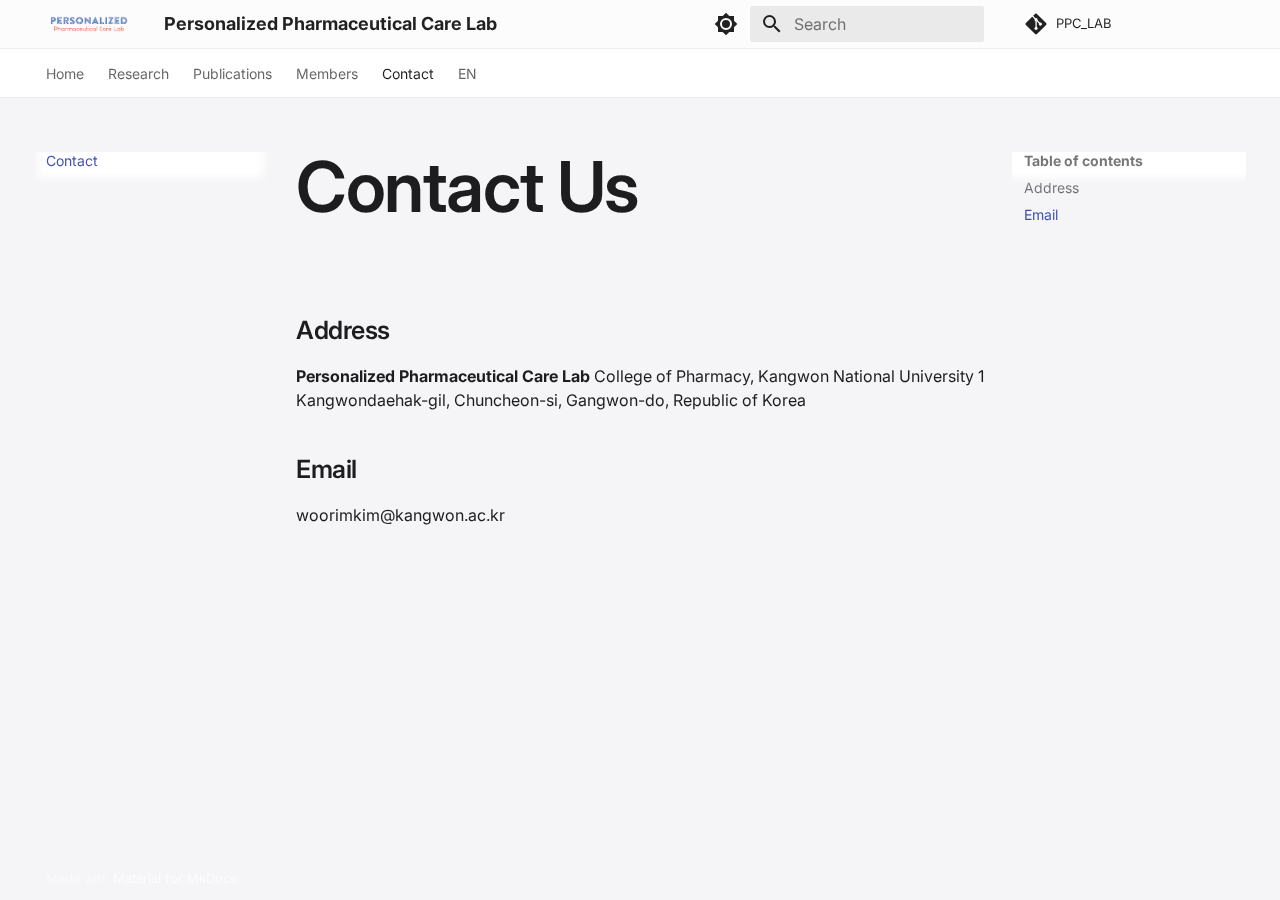
<file: contact/index.html>
<!doctype html>
<html lang="en" class="no-js">
  <head>
    
      <meta charset="utf-8">
      <meta name="viewport" content="width=device-width,initial-scale=1">
      
      
      
        <link rel="canonical" href="https://hd-seo.github.io/PPC_LAB/contact/">
      
      
        <link rel="prev" href="../members/">
      
      
        <link rel="next" href="../en/">
      
      
        
      
      
      <link rel="icon" href="../assets/favicon.png">
      <meta name="generator" content="mkdocs-1.6.1, mkdocs-material-9.7.0">
    
    
      
        <title>Contact - Personalized Pharmaceutical Care Lab</title>
      
    
    
      <link rel="stylesheet" href="../assets/stylesheets/main.618322db.min.css">
      
        
        <link rel="stylesheet" href="../assets/stylesheets/palette.ab4e12ef.min.css">
      
      


    
    
      
    
    
      
        
        
        <link rel="preconnect" href="https://fonts.gstatic.com" crossorigin>
        <link rel="stylesheet" href="https://fonts.googleapis.com/css?family=Inter:300,300i,400,400i,700,700i%7CRoboto+Mono:400,400i,700,700i&display=fallback">
        <style>:root{--md-text-font:"Inter";--md-code-font:"Roboto Mono"}</style>
      
    
    
      <link rel="stylesheet" href="https://fonts.googleapis.com/css2?family=Inter:wght@300;400;500;600;700&display=swap">
    
      <link rel="stylesheet" href="../stylesheets/extra.css">
    
    <script>__md_scope=new URL("..",location),__md_hash=e=>[...e].reduce(((e,_)=>(e<<5)-e+_.charCodeAt(0)),0),__md_get=(e,_=localStorage,t=__md_scope)=>JSON.parse(_.getItem(t.pathname+"."+e)),__md_set=(e,_,t=localStorage,a=__md_scope)=>{try{t.setItem(a.pathname+"."+e,JSON.stringify(_))}catch(e){}}</script>
    
      

    
    
  </head>
  
  
    
    
      
    
    
    
    
    <body dir="ltr" data-md-color-scheme="default" data-md-color-primary="white" data-md-color-accent="black">
  
    
    <input class="md-toggle" data-md-toggle="drawer" type="checkbox" id="__drawer" autocomplete="off">
    <input class="md-toggle" data-md-toggle="search" type="checkbox" id="__search" autocomplete="off">
    <label class="md-overlay" for="__drawer"></label>
    <div data-md-component="skip">
      
        
        <a href="#contact-us" class="md-skip">
          Skip to content
        </a>
      
    </div>
    <div data-md-component="announce">
      
    </div>
    
    
      

<header class="md-header" data-md-component="header">
  <nav class="md-header__inner md-grid" aria-label="Header">
    <a href=".." title="Personalized Pharmaceutical Care Lab" class="md-header__button md-logo" aria-label="Personalized Pharmaceutical Care Lab" data-md-component="logo">
      
  <img src="../assets/logo.png" alt="logo">

    </a>
    <label class="md-header__button md-icon" for="__drawer">
      
      <svg xmlns="http://www.w3.org/2000/svg" viewBox="0 0 24 24"><path d="M3 6h18v2H3zm0 5h18v2H3zm0 5h18v2H3z"/></svg>
    </label>
    <div class="md-header__title" data-md-component="header-title">
      <div class="md-header__ellipsis">
        <div class="md-header__topic">
          <span class="md-ellipsis">
            Personalized Pharmaceutical Care Lab
          </span>
        </div>
        <div class="md-header__topic" data-md-component="header-topic">
          <span class="md-ellipsis">
            
              Contact
            
          </span>
        </div>
      </div>
    </div>
    
      
        <form class="md-header__option" data-md-component="palette">
  
    
    
    
    <input class="md-option" data-md-color-media="" data-md-color-scheme="default" data-md-color-primary="white" data-md-color-accent="black"  aria-label="Switch to dark mode"  type="radio" name="__palette" id="__palette_0">
    
      <label class="md-header__button md-icon" title="Switch to dark mode" for="__palette_1" hidden>
        <svg xmlns="http://www.w3.org/2000/svg" viewBox="0 0 24 24"><path d="M12 8a4 4 0 0 0-4 4 4 4 0 0 0 4 4 4 4 0 0 0 4-4 4 4 0 0 0-4-4m0 10a6 6 0 0 1-6-6 6 6 0 0 1 6-6 6 6 0 0 1 6 6 6 6 0 0 1-6 6m8-9.31V4h-4.69L12 .69 8.69 4H4v4.69L.69 12 4 15.31V20h4.69L12 23.31 15.31 20H20v-4.69L23.31 12z"/></svg>
      </label>
    
  
    
    
    
    <input class="md-option" data-md-color-media="" data-md-color-scheme="slate" data-md-color-primary="black" data-md-color-accent="white"  aria-label="Switch to light mode"  type="radio" name="__palette" id="__palette_1">
    
      <label class="md-header__button md-icon" title="Switch to light mode" for="__palette_0" hidden>
        <svg xmlns="http://www.w3.org/2000/svg" viewBox="0 0 24 24"><path d="M12 18c-.89 0-1.74-.2-2.5-.55C11.56 16.5 13 14.42 13 12s-1.44-4.5-3.5-5.45C10.26 6.2 11.11 6 12 6a6 6 0 0 1 6 6 6 6 0 0 1-6 6m8-9.31V4h-4.69L12 .69 8.69 4H4v4.69L.69 12 4 15.31V20h4.69L12 23.31 15.31 20H20v-4.69L23.31 12z"/></svg>
      </label>
    
  
</form>
      
    
    
      <script>var palette=__md_get("__palette");if(palette&&palette.color){if("(prefers-color-scheme)"===palette.color.media){var media=matchMedia("(prefers-color-scheme: light)"),input=document.querySelector(media.matches?"[data-md-color-media='(prefers-color-scheme: light)']":"[data-md-color-media='(prefers-color-scheme: dark)']");palette.color.media=input.getAttribute("data-md-color-media"),palette.color.scheme=input.getAttribute("data-md-color-scheme"),palette.color.primary=input.getAttribute("data-md-color-primary"),palette.color.accent=input.getAttribute("data-md-color-accent")}for(var[key,value]of Object.entries(palette.color))document.body.setAttribute("data-md-color-"+key,value)}</script>
    
    
    
      
      
        <label class="md-header__button md-icon" for="__search">
          
          <svg xmlns="http://www.w3.org/2000/svg" viewBox="0 0 24 24"><path d="M9.5 3A6.5 6.5 0 0 1 16 9.5c0 1.61-.59 3.09-1.56 4.23l.27.27h.79l5 5-1.5 1.5-5-5v-.79l-.27-.27A6.52 6.52 0 0 1 9.5 16 6.5 6.5 0 0 1 3 9.5 6.5 6.5 0 0 1 9.5 3m0 2C7 5 5 7 5 9.5S7 14 9.5 14 14 12 14 9.5 12 5 9.5 5"/></svg>
        </label>
        <div class="md-search" data-md-component="search" role="dialog">
  <label class="md-search__overlay" for="__search"></label>
  <div class="md-search__inner" role="search">
    <form class="md-search__form" name="search">
      <input type="text" class="md-search__input" name="query" aria-label="Search" placeholder="Search" autocapitalize="off" autocorrect="off" autocomplete="off" spellcheck="false" data-md-component="search-query" required>
      <label class="md-search__icon md-icon" for="__search">
        
        <svg xmlns="http://www.w3.org/2000/svg" viewBox="0 0 24 24"><path d="M9.5 3A6.5 6.5 0 0 1 16 9.5c0 1.61-.59 3.09-1.56 4.23l.27.27h.79l5 5-1.5 1.5-5-5v-.79l-.27-.27A6.52 6.52 0 0 1 9.5 16 6.5 6.5 0 0 1 3 9.5 6.5 6.5 0 0 1 9.5 3m0 2C7 5 5 7 5 9.5S7 14 9.5 14 14 12 14 9.5 12 5 9.5 5"/></svg>
        
        <svg xmlns="http://www.w3.org/2000/svg" viewBox="0 0 24 24"><path d="M20 11v2H8l5.5 5.5-1.42 1.42L4.16 12l7.92-7.92L13.5 5.5 8 11z"/></svg>
      </label>
      <nav class="md-search__options" aria-label="Search">
        
        <button type="reset" class="md-search__icon md-icon" title="Clear" aria-label="Clear" tabindex="-1">
          
          <svg xmlns="http://www.w3.org/2000/svg" viewBox="0 0 24 24"><path d="M19 6.41 17.59 5 12 10.59 6.41 5 5 6.41 10.59 12 5 17.59 6.41 19 12 13.41 17.59 19 19 17.59 13.41 12z"/></svg>
        </button>
      </nav>
      
        <div class="md-search__suggest" data-md-component="search-suggest"></div>
      
    </form>
    <div class="md-search__output">
      <div class="md-search__scrollwrap" tabindex="0" data-md-scrollfix>
        <div class="md-search-result" data-md-component="search-result">
          <div class="md-search-result__meta">
            Initializing search
          </div>
          <ol class="md-search-result__list" role="presentation"></ol>
        </div>
      </div>
    </div>
  </div>
</div>
      
    
    
      <div class="md-header__source">
        <a href="https://github.com/hd-seo/PPC_LAB" title="Go to repository" class="md-source" data-md-component="source">
  <div class="md-source__icon md-icon">
    
    <svg xmlns="http://www.w3.org/2000/svg" viewBox="0 0 448 512"><!--! Font Awesome Free 7.1.0 by @fontawesome - https://fontawesome.com License - https://fontawesome.com/license/free (Icons: CC BY 4.0, Fonts: SIL OFL 1.1, Code: MIT License) Copyright 2025 Fonticons, Inc.--><path d="M439.6 236.1 244 40.5c-5.4-5.5-12.8-8.5-20.4-8.5s-15 3-20.4 8.4L162.5 81l51.5 51.5c27.1-9.1 52.7 16.8 43.4 43.7l49.7 49.7c34.2-11.8 61.2 31 35.5 56.7-26.5 26.5-70.2-2.9-56-37.3L240.3 199v121.9c25.3 12.5 22.3 41.8 9.1 55-6.4 6.4-15.2 10.1-24.3 10.1s-17.8-3.6-24.3-10.1c-17.6-17.6-11.1-46.9 11.2-56v-123c-20.8-8.5-24.6-30.7-18.6-45L142.6 101 8.5 235.1C3 240.6 0 247.9 0 255.5s3 15 8.5 20.4l195.6 195.7c5.4 5.4 12.7 8.4 20.4 8.4s15-3 20.4-8.4l194.7-194.7c5.4-5.4 8.4-12.8 8.4-20.4s-3-15-8.4-20.4"/></svg>
  </div>
  <div class="md-source__repository">
    PPC_LAB
  </div>
</a>
      </div>
    
  </nav>
  
</header>
    
    <div class="md-container" data-md-component="container">
      
      
        
          
            
<nav class="md-tabs" aria-label="Tabs" data-md-component="tabs">
  <div class="md-grid">
    <ul class="md-tabs__list">
      
        
  
  
  
  
    <li class="md-tabs__item">
      <a href=".." class="md-tabs__link">
        
  
  
    
  
  Home

      </a>
    </li>
  

      
        
  
  
  
  
    <li class="md-tabs__item">
      <a href="../research/" class="md-tabs__link">
        
  
  
    
  
  Research

      </a>
    </li>
  

      
        
  
  
  
  
    <li class="md-tabs__item">
      <a href="../publications/" class="md-tabs__link">
        
  
  
    
  
  Publications

      </a>
    </li>
  

      
        
  
  
  
  
    <li class="md-tabs__item">
      <a href="../members/" class="md-tabs__link">
        
  
  
    
  
  Members

      </a>
    </li>
  

      
        
  
  
  
    
  
  
    <li class="md-tabs__item md-tabs__item--active">
      <a href="./" class="md-tabs__link">
        
  
  
    
  
  Contact

      </a>
    </li>
  

      
        
  
  
  
  
    <li class="md-tabs__item">
      <a href="../en/" class="md-tabs__link">
        
  
  
    
  
  EN

      </a>
    </li>
  

      
    </ul>
  </div>
</nav>
          
        
      
      <main class="md-main" data-md-component="main">
        <div class="md-main__inner md-grid">
          
            
              
              <div class="md-sidebar md-sidebar--primary" data-md-component="sidebar" data-md-type="navigation" >
                <div class="md-sidebar__scrollwrap">
                  <div class="md-sidebar__inner">
                    


  


<nav class="md-nav md-nav--primary md-nav--lifted" aria-label="Navigation" data-md-level="0">
  <label class="md-nav__title" for="__drawer">
    <a href=".." title="Personalized Pharmaceutical Care Lab" class="md-nav__button md-logo" aria-label="Personalized Pharmaceutical Care Lab" data-md-component="logo">
      
  <img src="../assets/logo.png" alt="logo">

    </a>
    Personalized Pharmaceutical Care Lab
  </label>
  
    <div class="md-nav__source">
      <a href="https://github.com/hd-seo/PPC_LAB" title="Go to repository" class="md-source" data-md-component="source">
  <div class="md-source__icon md-icon">
    
    <svg xmlns="http://www.w3.org/2000/svg" viewBox="0 0 448 512"><!--! Font Awesome Free 7.1.0 by @fontawesome - https://fontawesome.com License - https://fontawesome.com/license/free (Icons: CC BY 4.0, Fonts: SIL OFL 1.1, Code: MIT License) Copyright 2025 Fonticons, Inc.--><path d="M439.6 236.1 244 40.5c-5.4-5.5-12.8-8.5-20.4-8.5s-15 3-20.4 8.4L162.5 81l51.5 51.5c27.1-9.1 52.7 16.8 43.4 43.7l49.7 49.7c34.2-11.8 61.2 31 35.5 56.7-26.5 26.5-70.2-2.9-56-37.3L240.3 199v121.9c25.3 12.5 22.3 41.8 9.1 55-6.4 6.4-15.2 10.1-24.3 10.1s-17.8-3.6-24.3-10.1c-17.6-17.6-11.1-46.9 11.2-56v-123c-20.8-8.5-24.6-30.7-18.6-45L142.6 101 8.5 235.1C3 240.6 0 247.9 0 255.5s3 15 8.5 20.4l195.6 195.7c5.4 5.4 12.7 8.4 20.4 8.4s15-3 20.4-8.4l194.7-194.7c5.4-5.4 8.4-12.8 8.4-20.4s-3-15-8.4-20.4"/></svg>
  </div>
  <div class="md-source__repository">
    PPC_LAB
  </div>
</a>
    </div>
  
  <ul class="md-nav__list" data-md-scrollfix>
    
      
      
  
  
  
  
    <li class="md-nav__item">
      <a href=".." class="md-nav__link">
        
  
  
  <span class="md-ellipsis">
    
  
    Home
  

    
  </span>
  
  

      </a>
    </li>
  

    
      
      
  
  
  
  
    <li class="md-nav__item">
      <a href="../research/" class="md-nav__link">
        
  
  
  <span class="md-ellipsis">
    
  
    Research
  

    
  </span>
  
  

      </a>
    </li>
  

    
      
      
  
  
  
  
    <li class="md-nav__item">
      <a href="../publications/" class="md-nav__link">
        
  
  
  <span class="md-ellipsis">
    
  
    Publications
  

    
  </span>
  
  

      </a>
    </li>
  

    
      
      
  
  
  
  
    <li class="md-nav__item">
      <a href="../members/" class="md-nav__link">
        
  
  
  <span class="md-ellipsis">
    
  
    Members
  

    
  </span>
  
  

      </a>
    </li>
  

    
      
      
  
  
    
  
  
  
    <li class="md-nav__item md-nav__item--active">
      
      <input class="md-nav__toggle md-toggle" type="checkbox" id="__toc">
      
      
        
      
      
        <label class="md-nav__link md-nav__link--active" for="__toc">
          
  
  
  <span class="md-ellipsis">
    
  
    Contact
  

    
  </span>
  
  

          <span class="md-nav__icon md-icon"></span>
        </label>
      
      <a href="./" class="md-nav__link md-nav__link--active">
        
  
  
  <span class="md-ellipsis">
    
  
    Contact
  

    
  </span>
  
  

      </a>
      
        

<nav class="md-nav md-nav--secondary" aria-label="Table of contents">
  
  
  
    
  
  
    <label class="md-nav__title" for="__toc">
      <span class="md-nav__icon md-icon"></span>
      Table of contents
    </label>
    <ul class="md-nav__list" data-md-component="toc" data-md-scrollfix>
      
        <li class="md-nav__item">
  <a href="#address" class="md-nav__link">
    <span class="md-ellipsis">
      
        Address
      
    </span>
  </a>
  
</li>
      
        <li class="md-nav__item">
  <a href="#email" class="md-nav__link">
    <span class="md-ellipsis">
      
        Email
      
    </span>
  </a>
  
</li>
      
    </ul>
  
</nav>
      
    </li>
  

    
      
      
  
  
  
  
    <li class="md-nav__item">
      <a href="../en/" class="md-nav__link">
        
  
  
  <span class="md-ellipsis">
    
  
    EN
  

    
  </span>
  
  

      </a>
    </li>
  

    
  </ul>
</nav>
                  </div>
                </div>
              </div>
            
            
              
              <div class="md-sidebar md-sidebar--secondary" data-md-component="sidebar" data-md-type="toc" >
                <div class="md-sidebar__scrollwrap">
                  <div class="md-sidebar__inner">
                    

<nav class="md-nav md-nav--secondary" aria-label="Table of contents">
  
  
  
    
  
  
    <label class="md-nav__title" for="__toc">
      <span class="md-nav__icon md-icon"></span>
      Table of contents
    </label>
    <ul class="md-nav__list" data-md-component="toc" data-md-scrollfix>
      
        <li class="md-nav__item">
  <a href="#address" class="md-nav__link">
    <span class="md-ellipsis">
      
        Address
      
    </span>
  </a>
  
</li>
      
        <li class="md-nav__item">
  <a href="#email" class="md-nav__link">
    <span class="md-ellipsis">
      
        Email
      
    </span>
  </a>
  
</li>
      
    </ul>
  
</nav>
                  </div>
                </div>
              </div>
            
          
          
            <div class="md-content" data-md-component="content">
              
              <article class="md-content__inner md-typeset">
                
                  


  
  


<h1 id="contact-us">Contact Us</h1>
<h2 id="address">Address</h2>
<p><strong>Personalized Pharmaceutical Care Lab</strong>
College of Pharmacy, Kangwon National University
1 Kangwondaehak-gil, Chuncheon-si, Gangwon-do, Republic of Korea</p>
<h2 id="email">Email</h2>
<p>woorimkim@kangwon.ac.kr</p>












                
              </article>
            </div>
          
          
<script>var target=document.getElementById(location.hash.slice(1));target&&target.name&&(target.checked=target.name.startsWith("__tabbed_"))</script>
        </div>
        
          <button type="button" class="md-top md-icon" data-md-component="top" hidden>
  
  <svg xmlns="http://www.w3.org/2000/svg" viewBox="0 0 24 24"><path d="M13 20h-2V8l-5.5 5.5-1.42-1.42L12 4.16l7.92 7.92-1.42 1.42L13 8z"/></svg>
  Back to top
</button>
        
      </main>
      
        <footer class="md-footer">
  
  <div class="md-footer-meta md-typeset">
    <div class="md-footer-meta__inner md-grid">
      <div class="md-copyright">
  
  
    Made with
    <a href="https://squidfunk.github.io/mkdocs-material/" target="_blank" rel="noopener">
      Material for MkDocs
    </a>
  
</div>
      
    </div>
  </div>
</footer>
      
    </div>
    <div class="md-dialog" data-md-component="dialog">
      <div class="md-dialog__inner md-typeset"></div>
    </div>
    
    
    
      
      
      <script id="__config" type="application/json">{"annotate": null, "base": "..", "features": ["navigation.tabs", "navigation.sections", "navigation.top", "navigation.instant", "navigation.tracking", "search.suggest", "search.highlight", "toc.follow", "content.code.copy"], "search": "../assets/javascripts/workers/search.7a47a382.min.js", "tags": null, "translations": {"clipboard.copied": "Copied to clipboard", "clipboard.copy": "Copy to clipboard", "search.result.more.one": "1 more on this page", "search.result.more.other": "# more on this page", "search.result.none": "No matching documents", "search.result.one": "1 matching document", "search.result.other": "# matching documents", "search.result.placeholder": "Type to start searching", "search.result.term.missing": "Missing", "select.version": "Select version"}, "version": null}</script>
    
    
      <script src="../assets/javascripts/bundle.e71a0d61.min.js"></script>
      
        <script src="../javascripts/extra.js"></script>
      
    
  </body>
</html>
</file>
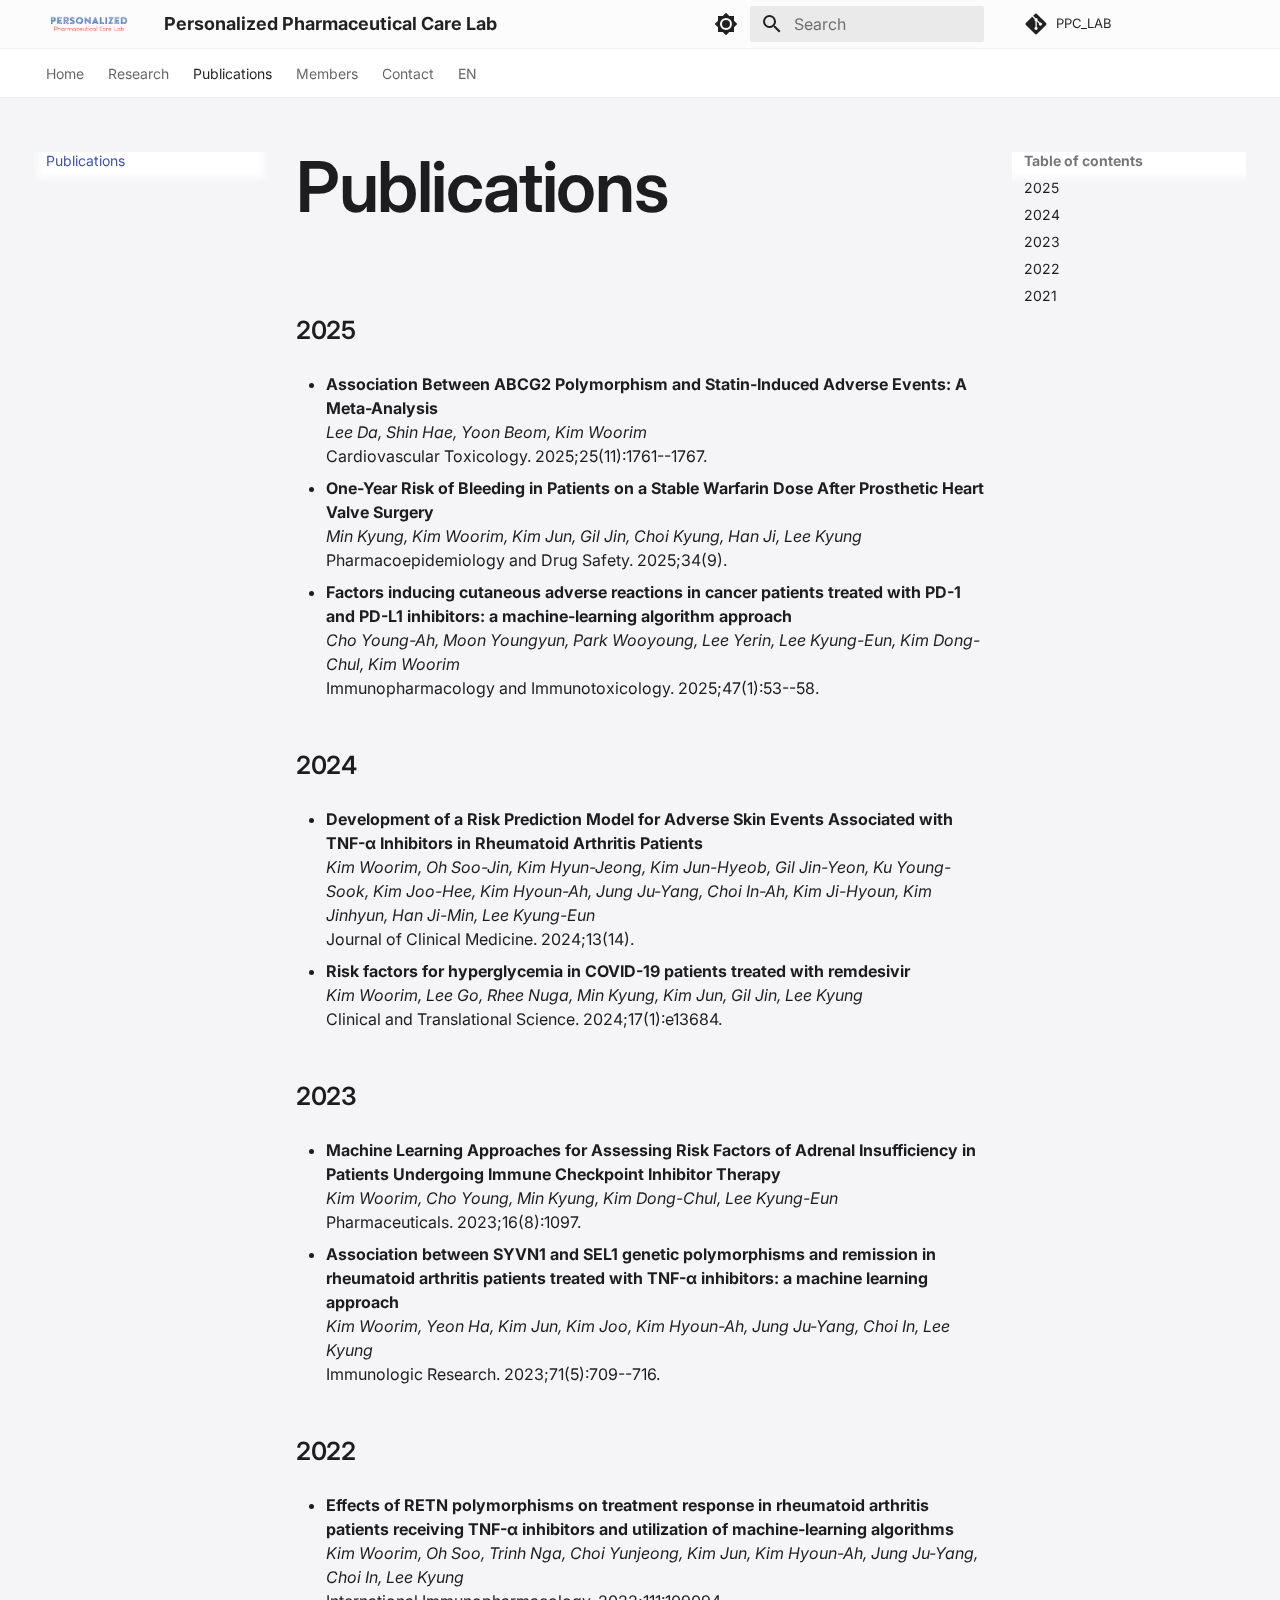
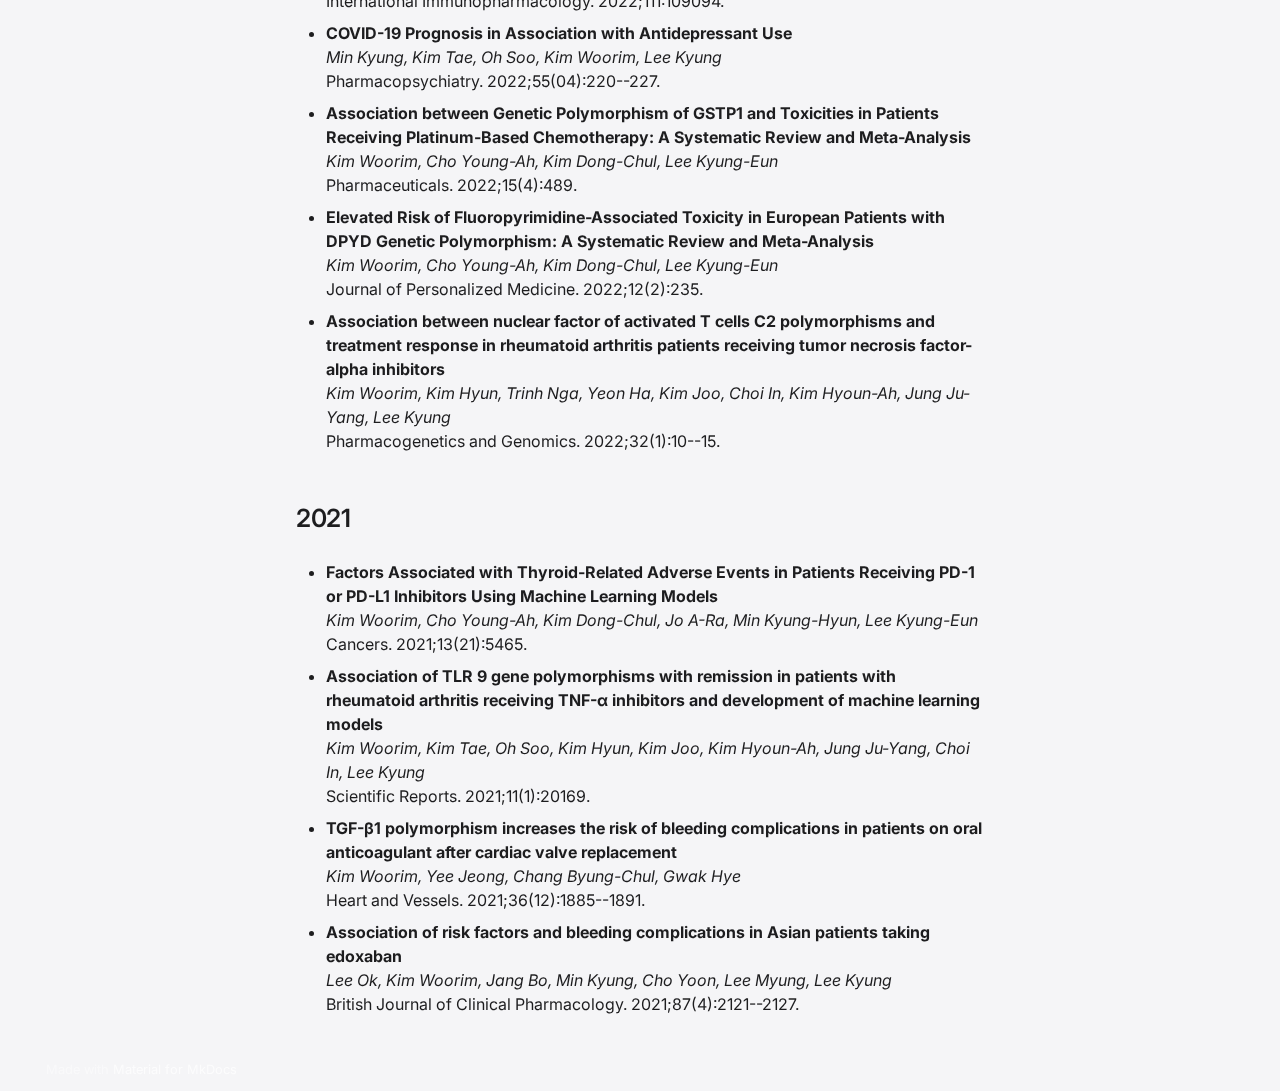
<file: publications/index.html>
<!doctype html>
<html lang="en" class="no-js">
  <head>
    
      <meta charset="utf-8">
      <meta name="viewport" content="width=device-width,initial-scale=1">
      
      
      
        <link rel="canonical" href="https://hd-seo.github.io/PPC_LAB/publications/">
      
      
        <link rel="prev" href="../research/">
      
      
        <link rel="next" href="../members/">
      
      
        
      
      
      <link rel="icon" href="../assets/favicon.png">
      <meta name="generator" content="mkdocs-1.6.1, mkdocs-material-9.7.0">
    
    
      
        <title>Publications - Personalized Pharmaceutical Care Lab</title>
      
    
    
      <link rel="stylesheet" href="../assets/stylesheets/main.618322db.min.css">
      
        
        <link rel="stylesheet" href="../assets/stylesheets/palette.ab4e12ef.min.css">
      
      


    
    
      
    
    
      
        
        
        <link rel="preconnect" href="https://fonts.gstatic.com" crossorigin>
        <link rel="stylesheet" href="https://fonts.googleapis.com/css?family=Inter:300,300i,400,400i,700,700i%7CRoboto+Mono:400,400i,700,700i&display=fallback">
        <style>:root{--md-text-font:"Inter";--md-code-font:"Roboto Mono"}</style>
      
    
    
      <link rel="stylesheet" href="https://fonts.googleapis.com/css2?family=Inter:wght@300;400;500;600;700&display=swap">
    
      <link rel="stylesheet" href="../stylesheets/extra.css">
    
    <script>__md_scope=new URL("..",location),__md_hash=e=>[...e].reduce(((e,_)=>(e<<5)-e+_.charCodeAt(0)),0),__md_get=(e,_=localStorage,t=__md_scope)=>JSON.parse(_.getItem(t.pathname+"."+e)),__md_set=(e,_,t=localStorage,a=__md_scope)=>{try{t.setItem(a.pathname+"."+e,JSON.stringify(_))}catch(e){}}</script>
    
      

    
    
  </head>
  
  
    
    
      
    
    
    
    
    <body dir="ltr" data-md-color-scheme="default" data-md-color-primary="white" data-md-color-accent="black">
  
    
    <input class="md-toggle" data-md-toggle="drawer" type="checkbox" id="__drawer" autocomplete="off">
    <input class="md-toggle" data-md-toggle="search" type="checkbox" id="__search" autocomplete="off">
    <label class="md-overlay" for="__drawer"></label>
    <div data-md-component="skip">
      
        
        <a href="#publications" class="md-skip">
          Skip to content
        </a>
      
    </div>
    <div data-md-component="announce">
      
    </div>
    
    
      

<header class="md-header" data-md-component="header">
  <nav class="md-header__inner md-grid" aria-label="Header">
    <a href=".." title="Personalized Pharmaceutical Care Lab" class="md-header__button md-logo" aria-label="Personalized Pharmaceutical Care Lab" data-md-component="logo">
      
  <img src="../assets/logo.png" alt="logo">

    </a>
    <label class="md-header__button md-icon" for="__drawer">
      
      <svg xmlns="http://www.w3.org/2000/svg" viewBox="0 0 24 24"><path d="M3 6h18v2H3zm0 5h18v2H3zm0 5h18v2H3z"/></svg>
    </label>
    <div class="md-header__title" data-md-component="header-title">
      <div class="md-header__ellipsis">
        <div class="md-header__topic">
          <span class="md-ellipsis">
            Personalized Pharmaceutical Care Lab
          </span>
        </div>
        <div class="md-header__topic" data-md-component="header-topic">
          <span class="md-ellipsis">
            
              Publications
            
          </span>
        </div>
      </div>
    </div>
    
      
        <form class="md-header__option" data-md-component="palette">
  
    
    
    
    <input class="md-option" data-md-color-media="" data-md-color-scheme="default" data-md-color-primary="white" data-md-color-accent="black"  aria-label="Switch to dark mode"  type="radio" name="__palette" id="__palette_0">
    
      <label class="md-header__button md-icon" title="Switch to dark mode" for="__palette_1" hidden>
        <svg xmlns="http://www.w3.org/2000/svg" viewBox="0 0 24 24"><path d="M12 8a4 4 0 0 0-4 4 4 4 0 0 0 4 4 4 4 0 0 0 4-4 4 4 0 0 0-4-4m0 10a6 6 0 0 1-6-6 6 6 0 0 1 6-6 6 6 0 0 1 6 6 6 6 0 0 1-6 6m8-9.31V4h-4.69L12 .69 8.69 4H4v4.69L.69 12 4 15.31V20h4.69L12 23.31 15.31 20H20v-4.69L23.31 12z"/></svg>
      </label>
    
  
    
    
    
    <input class="md-option" data-md-color-media="" data-md-color-scheme="slate" data-md-color-primary="black" data-md-color-accent="white"  aria-label="Switch to light mode"  type="radio" name="__palette" id="__palette_1">
    
      <label class="md-header__button md-icon" title="Switch to light mode" for="__palette_0" hidden>
        <svg xmlns="http://www.w3.org/2000/svg" viewBox="0 0 24 24"><path d="M12 18c-.89 0-1.74-.2-2.5-.55C11.56 16.5 13 14.42 13 12s-1.44-4.5-3.5-5.45C10.26 6.2 11.11 6 12 6a6 6 0 0 1 6 6 6 6 0 0 1-6 6m8-9.31V4h-4.69L12 .69 8.69 4H4v4.69L.69 12 4 15.31V20h4.69L12 23.31 15.31 20H20v-4.69L23.31 12z"/></svg>
      </label>
    
  
</form>
      
    
    
      <script>var palette=__md_get("__palette");if(palette&&palette.color){if("(prefers-color-scheme)"===palette.color.media){var media=matchMedia("(prefers-color-scheme: light)"),input=document.querySelector(media.matches?"[data-md-color-media='(prefers-color-scheme: light)']":"[data-md-color-media='(prefers-color-scheme: dark)']");palette.color.media=input.getAttribute("data-md-color-media"),palette.color.scheme=input.getAttribute("data-md-color-scheme"),palette.color.primary=input.getAttribute("data-md-color-primary"),palette.color.accent=input.getAttribute("data-md-color-accent")}for(var[key,value]of Object.entries(palette.color))document.body.setAttribute("data-md-color-"+key,value)}</script>
    
    
    
      
      
        <label class="md-header__button md-icon" for="__search">
          
          <svg xmlns="http://www.w3.org/2000/svg" viewBox="0 0 24 24"><path d="M9.5 3A6.5 6.5 0 0 1 16 9.5c0 1.61-.59 3.09-1.56 4.23l.27.27h.79l5 5-1.5 1.5-5-5v-.79l-.27-.27A6.52 6.52 0 0 1 9.5 16 6.5 6.5 0 0 1 3 9.5 6.5 6.5 0 0 1 9.5 3m0 2C7 5 5 7 5 9.5S7 14 9.5 14 14 12 14 9.5 12 5 9.5 5"/></svg>
        </label>
        <div class="md-search" data-md-component="search" role="dialog">
  <label class="md-search__overlay" for="__search"></label>
  <div class="md-search__inner" role="search">
    <form class="md-search__form" name="search">
      <input type="text" class="md-search__input" name="query" aria-label="Search" placeholder="Search" autocapitalize="off" autocorrect="off" autocomplete="off" spellcheck="false" data-md-component="search-query" required>
      <label class="md-search__icon md-icon" for="__search">
        
        <svg xmlns="http://www.w3.org/2000/svg" viewBox="0 0 24 24"><path d="M9.5 3A6.5 6.5 0 0 1 16 9.5c0 1.61-.59 3.09-1.56 4.23l.27.27h.79l5 5-1.5 1.5-5-5v-.79l-.27-.27A6.52 6.52 0 0 1 9.5 16 6.5 6.5 0 0 1 3 9.5 6.5 6.5 0 0 1 9.5 3m0 2C7 5 5 7 5 9.5S7 14 9.5 14 14 12 14 9.5 12 5 9.5 5"/></svg>
        
        <svg xmlns="http://www.w3.org/2000/svg" viewBox="0 0 24 24"><path d="M20 11v2H8l5.5 5.5-1.42 1.42L4.16 12l7.92-7.92L13.5 5.5 8 11z"/></svg>
      </label>
      <nav class="md-search__options" aria-label="Search">
        
        <button type="reset" class="md-search__icon md-icon" title="Clear" aria-label="Clear" tabindex="-1">
          
          <svg xmlns="http://www.w3.org/2000/svg" viewBox="0 0 24 24"><path d="M19 6.41 17.59 5 12 10.59 6.41 5 5 6.41 10.59 12 5 17.59 6.41 19 12 13.41 17.59 19 19 17.59 13.41 12z"/></svg>
        </button>
      </nav>
      
        <div class="md-search__suggest" data-md-component="search-suggest"></div>
      
    </form>
    <div class="md-search__output">
      <div class="md-search__scrollwrap" tabindex="0" data-md-scrollfix>
        <div class="md-search-result" data-md-component="search-result">
          <div class="md-search-result__meta">
            Initializing search
          </div>
          <ol class="md-search-result__list" role="presentation"></ol>
        </div>
      </div>
    </div>
  </div>
</div>
      
    
    
      <div class="md-header__source">
        <a href="https://github.com/hd-seo/PPC_LAB" title="Go to repository" class="md-source" data-md-component="source">
  <div class="md-source__icon md-icon">
    
    <svg xmlns="http://www.w3.org/2000/svg" viewBox="0 0 448 512"><!--! Font Awesome Free 7.1.0 by @fontawesome - https://fontawesome.com License - https://fontawesome.com/license/free (Icons: CC BY 4.0, Fonts: SIL OFL 1.1, Code: MIT License) Copyright 2025 Fonticons, Inc.--><path d="M439.6 236.1 244 40.5c-5.4-5.5-12.8-8.5-20.4-8.5s-15 3-20.4 8.4L162.5 81l51.5 51.5c27.1-9.1 52.7 16.8 43.4 43.7l49.7 49.7c34.2-11.8 61.2 31 35.5 56.7-26.5 26.5-70.2-2.9-56-37.3L240.3 199v121.9c25.3 12.5 22.3 41.8 9.1 55-6.4 6.4-15.2 10.1-24.3 10.1s-17.8-3.6-24.3-10.1c-17.6-17.6-11.1-46.9 11.2-56v-123c-20.8-8.5-24.6-30.7-18.6-45L142.6 101 8.5 235.1C3 240.6 0 247.9 0 255.5s3 15 8.5 20.4l195.6 195.7c5.4 5.4 12.7 8.4 20.4 8.4s15-3 20.4-8.4l194.7-194.7c5.4-5.4 8.4-12.8 8.4-20.4s-3-15-8.4-20.4"/></svg>
  </div>
  <div class="md-source__repository">
    PPC_LAB
  </div>
</a>
      </div>
    
  </nav>
  
</header>
    
    <div class="md-container" data-md-component="container">
      
      
        
          
            
<nav class="md-tabs" aria-label="Tabs" data-md-component="tabs">
  <div class="md-grid">
    <ul class="md-tabs__list">
      
        
  
  
  
  
    <li class="md-tabs__item">
      <a href=".." class="md-tabs__link">
        
  
  
    
  
  Home

      </a>
    </li>
  

      
        
  
  
  
  
    <li class="md-tabs__item">
      <a href="../research/" class="md-tabs__link">
        
  
  
    
  
  Research

      </a>
    </li>
  

      
        
  
  
  
    
  
  
    <li class="md-tabs__item md-tabs__item--active">
      <a href="./" class="md-tabs__link">
        
  
  
    
  
  Publications

      </a>
    </li>
  

      
        
  
  
  
  
    <li class="md-tabs__item">
      <a href="../members/" class="md-tabs__link">
        
  
  
    
  
  Members

      </a>
    </li>
  

      
        
  
  
  
  
    <li class="md-tabs__item">
      <a href="../contact/" class="md-tabs__link">
        
  
  
    
  
  Contact

      </a>
    </li>
  

      
        
  
  
  
  
    <li class="md-tabs__item">
      <a href="../en/" class="md-tabs__link">
        
  
  
    
  
  EN

      </a>
    </li>
  

      
    </ul>
  </div>
</nav>
          
        
      
      <main class="md-main" data-md-component="main">
        <div class="md-main__inner md-grid">
          
            
              
              <div class="md-sidebar md-sidebar--primary" data-md-component="sidebar" data-md-type="navigation" >
                <div class="md-sidebar__scrollwrap">
                  <div class="md-sidebar__inner">
                    


  


<nav class="md-nav md-nav--primary md-nav--lifted" aria-label="Navigation" data-md-level="0">
  <label class="md-nav__title" for="__drawer">
    <a href=".." title="Personalized Pharmaceutical Care Lab" class="md-nav__button md-logo" aria-label="Personalized Pharmaceutical Care Lab" data-md-component="logo">
      
  <img src="../assets/logo.png" alt="logo">

    </a>
    Personalized Pharmaceutical Care Lab
  </label>
  
    <div class="md-nav__source">
      <a href="https://github.com/hd-seo/PPC_LAB" title="Go to repository" class="md-source" data-md-component="source">
  <div class="md-source__icon md-icon">
    
    <svg xmlns="http://www.w3.org/2000/svg" viewBox="0 0 448 512"><!--! Font Awesome Free 7.1.0 by @fontawesome - https://fontawesome.com License - https://fontawesome.com/license/free (Icons: CC BY 4.0, Fonts: SIL OFL 1.1, Code: MIT License) Copyright 2025 Fonticons, Inc.--><path d="M439.6 236.1 244 40.5c-5.4-5.5-12.8-8.5-20.4-8.5s-15 3-20.4 8.4L162.5 81l51.5 51.5c27.1-9.1 52.7 16.8 43.4 43.7l49.7 49.7c34.2-11.8 61.2 31 35.5 56.7-26.5 26.5-70.2-2.9-56-37.3L240.3 199v121.9c25.3 12.5 22.3 41.8 9.1 55-6.4 6.4-15.2 10.1-24.3 10.1s-17.8-3.6-24.3-10.1c-17.6-17.6-11.1-46.9 11.2-56v-123c-20.8-8.5-24.6-30.7-18.6-45L142.6 101 8.5 235.1C3 240.6 0 247.9 0 255.5s3 15 8.5 20.4l195.6 195.7c5.4 5.4 12.7 8.4 20.4 8.4s15-3 20.4-8.4l194.7-194.7c5.4-5.4 8.4-12.8 8.4-20.4s-3-15-8.4-20.4"/></svg>
  </div>
  <div class="md-source__repository">
    PPC_LAB
  </div>
</a>
    </div>
  
  <ul class="md-nav__list" data-md-scrollfix>
    
      
      
  
  
  
  
    <li class="md-nav__item">
      <a href=".." class="md-nav__link">
        
  
  
  <span class="md-ellipsis">
    
  
    Home
  

    
  </span>
  
  

      </a>
    </li>
  

    
      
      
  
  
  
  
    <li class="md-nav__item">
      <a href="../research/" class="md-nav__link">
        
  
  
  <span class="md-ellipsis">
    
  
    Research
  

    
  </span>
  
  

      </a>
    </li>
  

    
      
      
  
  
    
  
  
  
    <li class="md-nav__item md-nav__item--active">
      
      <input class="md-nav__toggle md-toggle" type="checkbox" id="__toc">
      
      
        
      
      
        <label class="md-nav__link md-nav__link--active" for="__toc">
          
  
  
  <span class="md-ellipsis">
    
  
    Publications
  

    
  </span>
  
  

          <span class="md-nav__icon md-icon"></span>
        </label>
      
      <a href="./" class="md-nav__link md-nav__link--active">
        
  
  
  <span class="md-ellipsis">
    
  
    Publications
  

    
  </span>
  
  

      </a>
      
        

<nav class="md-nav md-nav--secondary" aria-label="Table of contents">
  
  
  
    
  
  
    <label class="md-nav__title" for="__toc">
      <span class="md-nav__icon md-icon"></span>
      Table of contents
    </label>
    <ul class="md-nav__list" data-md-component="toc" data-md-scrollfix>
      
        <li class="md-nav__item">
  <a href="#2025" class="md-nav__link">
    <span class="md-ellipsis">
      
        2025
      
    </span>
  </a>
  
</li>
      
        <li class="md-nav__item">
  <a href="#2024" class="md-nav__link">
    <span class="md-ellipsis">
      
        2024
      
    </span>
  </a>
  
</li>
      
        <li class="md-nav__item">
  <a href="#2023" class="md-nav__link">
    <span class="md-ellipsis">
      
        2023
      
    </span>
  </a>
  
</li>
      
        <li class="md-nav__item">
  <a href="#2022" class="md-nav__link">
    <span class="md-ellipsis">
      
        2022
      
    </span>
  </a>
  
</li>
      
        <li class="md-nav__item">
  <a href="#2021" class="md-nav__link">
    <span class="md-ellipsis">
      
        2021
      
    </span>
  </a>
  
</li>
      
    </ul>
  
</nav>
      
    </li>
  

    
      
      
  
  
  
  
    <li class="md-nav__item">
      <a href="../members/" class="md-nav__link">
        
  
  
  <span class="md-ellipsis">
    
  
    Members
  

    
  </span>
  
  

      </a>
    </li>
  

    
      
      
  
  
  
  
    <li class="md-nav__item">
      <a href="../contact/" class="md-nav__link">
        
  
  
  <span class="md-ellipsis">
    
  
    Contact
  

    
  </span>
  
  

      </a>
    </li>
  

    
      
      
  
  
  
  
    <li class="md-nav__item">
      <a href="../en/" class="md-nav__link">
        
  
  
  <span class="md-ellipsis">
    
  
    EN
  

    
  </span>
  
  

      </a>
    </li>
  

    
  </ul>
</nav>
                  </div>
                </div>
              </div>
            
            
              
              <div class="md-sidebar md-sidebar--secondary" data-md-component="sidebar" data-md-type="toc" >
                <div class="md-sidebar__scrollwrap">
                  <div class="md-sidebar__inner">
                    

<nav class="md-nav md-nav--secondary" aria-label="Table of contents">
  
  
  
    
  
  
    <label class="md-nav__title" for="__toc">
      <span class="md-nav__icon md-icon"></span>
      Table of contents
    </label>
    <ul class="md-nav__list" data-md-component="toc" data-md-scrollfix>
      
        <li class="md-nav__item">
  <a href="#2025" class="md-nav__link">
    <span class="md-ellipsis">
      
        2025
      
    </span>
  </a>
  
</li>
      
        <li class="md-nav__item">
  <a href="#2024" class="md-nav__link">
    <span class="md-ellipsis">
      
        2024
      
    </span>
  </a>
  
</li>
      
        <li class="md-nav__item">
  <a href="#2023" class="md-nav__link">
    <span class="md-ellipsis">
      
        2023
      
    </span>
  </a>
  
</li>
      
        <li class="md-nav__item">
  <a href="#2022" class="md-nav__link">
    <span class="md-ellipsis">
      
        2022
      
    </span>
  </a>
  
</li>
      
        <li class="md-nav__item">
  <a href="#2021" class="md-nav__link">
    <span class="md-ellipsis">
      
        2021
      
    </span>
  </a>
  
</li>
      
    </ul>
  
</nav>
                  </div>
                </div>
              </div>
            
          
          
            <div class="md-content" data-md-component="content">
              
              <article class="md-content__inner md-typeset">
                
                  


  
  


<h1 id="publications">Publications</h1>
<h2 id="2025">2025</h2>
<ul>
<li>
<p><strong>Association Between ABCG2 Polymorphism and Statin-Induced Adverse Events: A Meta-Analysis</strong><br><em>Lee Da, Shin Hae, Yoon Beom, Kim Woorim</em><br>Cardiovascular Toxicology. 2025;25(11):1761--1767.</p>
</li>
<li>
<p><strong>One-Year Risk of Bleeding in Patients on a Stable Warfarin Dose After Prosthetic Heart Valve Surgery</strong><br><em>Min Kyung, Kim Woorim, Kim Jun, Gil Jin, Choi Kyung, Han Ji, Lee Kyung</em><br>Pharmacoepidemiology and Drug Safety. 2025;34(9).</p>
</li>
<li>
<p><strong>Factors inducing cutaneous adverse reactions in cancer patients treated with PD-1 and PD-L1 inhibitors: a machine-learning algorithm approach</strong><br><em>Cho Young-Ah, Moon Youngyun, Park Wooyoung, Lee Yerin, Lee Kyung-Eun, Kim Dong-Chul, Kim Woorim</em><br>Immunopharmacology and Immunotoxicology. 2025;47(1):53--58.</p>
</li>
</ul>
<h2 id="2024">2024</h2>
<ul>
<li>
<p><strong>Development of a Risk Prediction Model for Adverse Skin Events Associated with TNF-α Inhibitors in Rheumatoid Arthritis Patients</strong><br><em>Kim Woorim, Oh Soo-Jin, Kim Hyun-Jeong, Kim Jun-Hyeob, Gil Jin-Yeon, Ku Young-Sook, Kim Joo-Hee, Kim Hyoun-Ah, Jung Ju-Yang, Choi In-Ah, Kim Ji-Hyoun, Kim Jinhyun, Han Ji-Min, Lee Kyung-Eun</em><br>Journal of Clinical Medicine. 2024;13(14).</p>
</li>
<li>
<p><strong>Risk factors for hyperglycemia in COVID-19 patients treated with remdesivir</strong><br><em>Kim Woorim, Lee Go, Rhee Nuga, Min Kyung, Kim Jun, Gil Jin, Lee Kyung</em><br>Clinical and Translational Science. 2024;17(1):e13684.</p>
</li>
</ul>
<h2 id="2023">2023</h2>
<ul>
<li>
<p><strong>Machine Learning Approaches for Assessing Risk Factors of Adrenal Insufficiency in Patients Undergoing Immune Checkpoint Inhibitor Therapy</strong><br><em>Kim Woorim, Cho Young, Min Kyung, Kim Dong-Chul, Lee Kyung-Eun</em><br>Pharmaceuticals. 2023;16(8):1097.</p>
</li>
<li>
<p><strong>Association between SYVN1 and SEL1 genetic polymorphisms and remission in rheumatoid arthritis patients treated with TNF-α inhibitors: a machine learning approach</strong><br><em>Kim Woorim, Yeon Ha, Kim Jun, Kim Joo, Kim Hyoun-Ah, Jung Ju-Yang, Choi In, Lee Kyung</em><br>Immunologic Research. 2023;71(5):709--716.</p>
</li>
</ul>
<h2 id="2022">2022</h2>
<ul>
<li>
<p><strong>Effects of RETN polymorphisms on treatment response in rheumatoid arthritis patients receiving TNF-α inhibitors and utilization of machine-learning algorithms</strong><br><em>Kim Woorim, Oh Soo, Trinh Nga, Choi Yunjeong, Kim Jun, Kim Hyoun-Ah, Jung Ju-Yang, Choi In, Lee Kyung</em><br>International Immunopharmacology. 2022;111:109094.</p>
</li>
<li>
<p><strong>COVID-19 Prognosis in Association with Antidepressant Use</strong><br><em>Min Kyung, Kim Tae, Oh Soo, Kim Woorim, Lee Kyung</em><br>Pharmacopsychiatry. 2022;55(04):220--227.</p>
</li>
<li>
<p><strong>Association between Genetic Polymorphism of GSTP1 and Toxicities in Patients Receiving Platinum-Based Chemotherapy: A Systematic Review and Meta-Analysis</strong><br><em>Kim Woorim, Cho Young-Ah, Kim Dong-Chul, Lee Kyung-Eun</em><br>Pharmaceuticals. 2022;15(4):489.</p>
</li>
<li>
<p><strong>Elevated Risk of Fluoropyrimidine-Associated Toxicity in European Patients with DPYD Genetic Polymorphism: A Systematic Review and Meta-Analysis</strong><br><em>Kim Woorim, Cho Young-Ah, Kim Dong-Chul, Lee Kyung-Eun</em><br>Journal of Personalized Medicine. 2022;12(2):235.</p>
</li>
<li>
<p><strong>Association between nuclear factor of activated T cells C2 polymorphisms and treatment response in rheumatoid arthritis patients receiving tumor necrosis factor-alpha inhibitors</strong><br><em>Kim Woorim, Kim Hyun, Trinh Nga, Yeon Ha, Kim Joo, Choi In, Kim Hyoun-Ah, Jung Ju-Yang, Lee Kyung</em><br>Pharmacogenetics and Genomics. 2022;32(1):10--15.</p>
</li>
</ul>
<h2 id="2021">2021</h2>
<ul>
<li>
<p><strong>Factors Associated with Thyroid-Related Adverse Events in Patients Receiving PD-1 or PD-L1 Inhibitors Using Machine Learning Models</strong><br><em>Kim Woorim, Cho Young-Ah, Kim Dong-Chul, Jo A-Ra, Min Kyung-Hyun, Lee Kyung-Eun</em><br>Cancers. 2021;13(21):5465.</p>
</li>
<li>
<p><strong>Association of TLR 9 gene polymorphisms with remission in patients with rheumatoid arthritis receiving TNF-α inhibitors and development of machine learning models</strong><br><em>Kim Woorim, Kim Tae, Oh Soo, Kim Hyun, Kim Joo, Kim Hyoun-Ah, Jung Ju-Yang, Choi In, Lee Kyung</em><br>Scientific Reports. 2021;11(1):20169.</p>
</li>
<li>
<p><strong>TGF-β1 polymorphism increases the risk of bleeding complications in patients on oral anticoagulant after cardiac valve replacement</strong><br><em>Kim Woorim, Yee Jeong, Chang Byung-Chul, Gwak Hye</em><br>Heart and Vessels. 2021;36(12):1885--1891.</p>
</li>
<li>
<p><strong>Association of risk factors and bleeding complications in Asian patients taking edoxaban</strong><br><em>Lee Ok, Kim Woorim, Jang Bo, Min Kyung, Cho Yoon, Lee Myung, Lee Kyung</em><br>British Journal of Clinical Pharmacology. 2021;87(4):2121--2127.</p>
</li>
</ul>












                
              </article>
            </div>
          
          
<script>var target=document.getElementById(location.hash.slice(1));target&&target.name&&(target.checked=target.name.startsWith("__tabbed_"))</script>
        </div>
        
          <button type="button" class="md-top md-icon" data-md-component="top" hidden>
  
  <svg xmlns="http://www.w3.org/2000/svg" viewBox="0 0 24 24"><path d="M13 20h-2V8l-5.5 5.5-1.42-1.42L12 4.16l7.92 7.92-1.42 1.42L13 8z"/></svg>
  Back to top
</button>
        
      </main>
      
        <footer class="md-footer">
  
  <div class="md-footer-meta md-typeset">
    <div class="md-footer-meta__inner md-grid">
      <div class="md-copyright">
  
  
    Made with
    <a href="https://squidfunk.github.io/mkdocs-material/" target="_blank" rel="noopener">
      Material for MkDocs
    </a>
  
</div>
      
    </div>
  </div>
</footer>
      
    </div>
    <div class="md-dialog" data-md-component="dialog">
      <div class="md-dialog__inner md-typeset"></div>
    </div>
    
    
    
      
      
      <script id="__config" type="application/json">{"annotate": null, "base": "..", "features": ["navigation.tabs", "navigation.sections", "navigation.top", "navigation.instant", "navigation.tracking", "search.suggest", "search.highlight", "toc.follow", "content.code.copy"], "search": "../assets/javascripts/workers/search.7a47a382.min.js", "tags": null, "translations": {"clipboard.copied": "Copied to clipboard", "clipboard.copy": "Copy to clipboard", "search.result.more.one": "1 more on this page", "search.result.more.other": "# more on this page", "search.result.none": "No matching documents", "search.result.one": "1 matching document", "search.result.other": "# matching documents", "search.result.placeholder": "Type to start searching", "search.result.term.missing": "Missing", "select.version": "Select version"}, "version": null}</script>
    
    
      <script src="../assets/javascripts/bundle.e71a0d61.min.js"></script>
      
        <script src="../javascripts/extra.js"></script>
      
    
  </body>
</html>
</file>
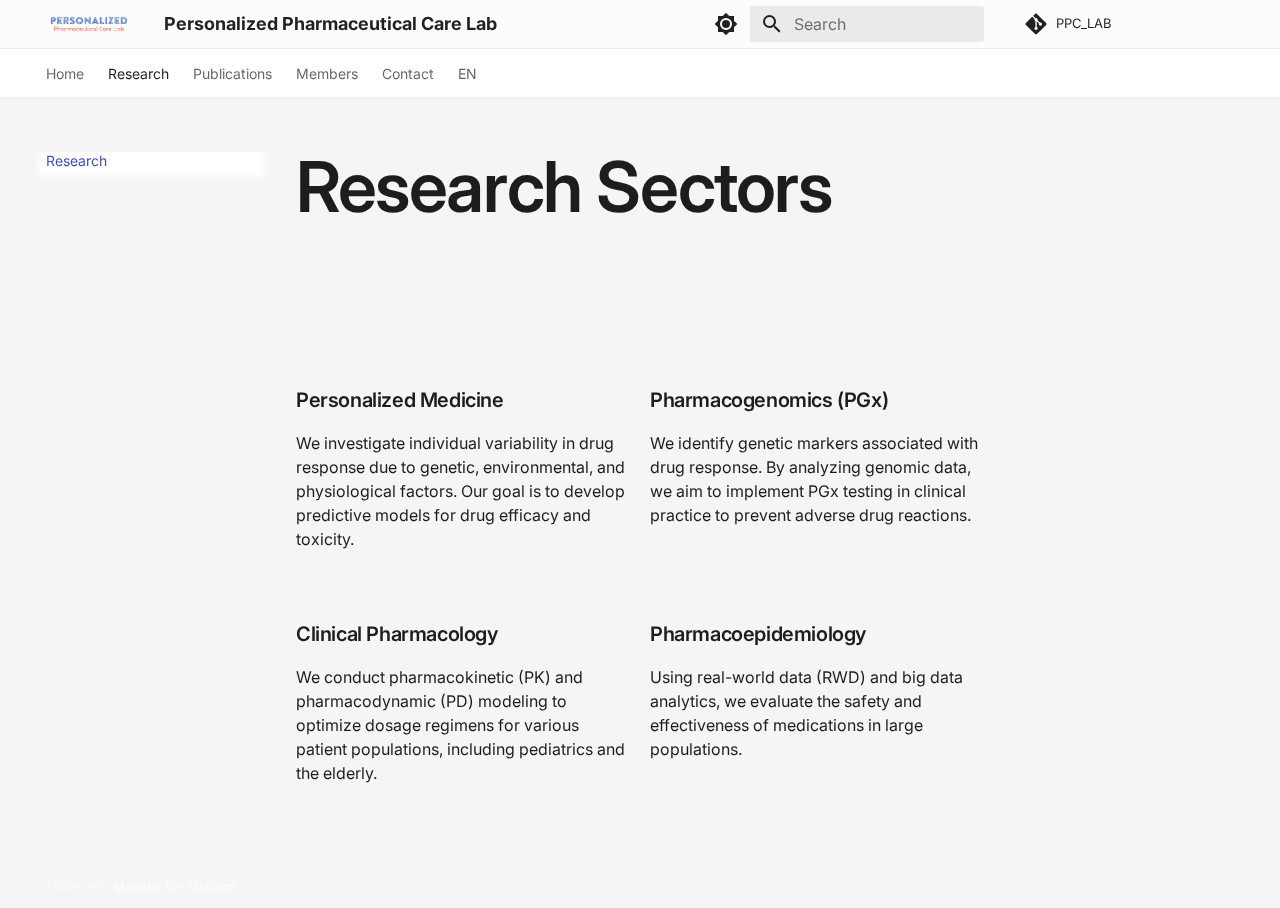
<file: research/index.html>
<!doctype html>
<html lang="en" class="no-js">
  <head>
    
      <meta charset="utf-8">
      <meta name="viewport" content="width=device-width,initial-scale=1">
      
      
      
        <link rel="canonical" href="https://hd-seo.github.io/PPC_LAB/research/">
      
      
        <link rel="prev" href="..">
      
      
        <link rel="next" href="../publications/">
      
      
        
      
      
      <link rel="icon" href="../assets/favicon.png">
      <meta name="generator" content="mkdocs-1.6.1, mkdocs-material-9.7.0">
    
    
      
        <title>Research - Personalized Pharmaceutical Care Lab</title>
      
    
    
      <link rel="stylesheet" href="../assets/stylesheets/main.618322db.min.css">
      
        
        <link rel="stylesheet" href="../assets/stylesheets/palette.ab4e12ef.min.css">
      
      


    
    
      
    
    
      
        
        
        <link rel="preconnect" href="https://fonts.gstatic.com" crossorigin>
        <link rel="stylesheet" href="https://fonts.googleapis.com/css?family=Inter:300,300i,400,400i,700,700i%7CRoboto+Mono:400,400i,700,700i&display=fallback">
        <style>:root{--md-text-font:"Inter";--md-code-font:"Roboto Mono"}</style>
      
    
    
      <link rel="stylesheet" href="https://fonts.googleapis.com/css2?family=Inter:wght@300;400;500;600;700&display=swap">
    
      <link rel="stylesheet" href="../stylesheets/extra.css">
    
    <script>__md_scope=new URL("..",location),__md_hash=e=>[...e].reduce(((e,_)=>(e<<5)-e+_.charCodeAt(0)),0),__md_get=(e,_=localStorage,t=__md_scope)=>JSON.parse(_.getItem(t.pathname+"."+e)),__md_set=(e,_,t=localStorage,a=__md_scope)=>{try{t.setItem(a.pathname+"."+e,JSON.stringify(_))}catch(e){}}</script>
    
      

    
    
  </head>
  
  
    
    
      
    
    
    
    
    <body dir="ltr" data-md-color-scheme="default" data-md-color-primary="white" data-md-color-accent="black">
  
    
    <input class="md-toggle" data-md-toggle="drawer" type="checkbox" id="__drawer" autocomplete="off">
    <input class="md-toggle" data-md-toggle="search" type="checkbox" id="__search" autocomplete="off">
    <label class="md-overlay" for="__drawer"></label>
    <div data-md-component="skip">
      
        
        <a href="#research-sectors" class="md-skip">
          Skip to content
        </a>
      
    </div>
    <div data-md-component="announce">
      
    </div>
    
    
      

<header class="md-header" data-md-component="header">
  <nav class="md-header__inner md-grid" aria-label="Header">
    <a href=".." title="Personalized Pharmaceutical Care Lab" class="md-header__button md-logo" aria-label="Personalized Pharmaceutical Care Lab" data-md-component="logo">
      
  <img src="../assets/logo.png" alt="logo">

    </a>
    <label class="md-header__button md-icon" for="__drawer">
      
      <svg xmlns="http://www.w3.org/2000/svg" viewBox="0 0 24 24"><path d="M3 6h18v2H3zm0 5h18v2H3zm0 5h18v2H3z"/></svg>
    </label>
    <div class="md-header__title" data-md-component="header-title">
      <div class="md-header__ellipsis">
        <div class="md-header__topic">
          <span class="md-ellipsis">
            Personalized Pharmaceutical Care Lab
          </span>
        </div>
        <div class="md-header__topic" data-md-component="header-topic">
          <span class="md-ellipsis">
            
              Research
            
          </span>
        </div>
      </div>
    </div>
    
      
        <form class="md-header__option" data-md-component="palette">
  
    
    
    
    <input class="md-option" data-md-color-media="" data-md-color-scheme="default" data-md-color-primary="white" data-md-color-accent="black"  aria-label="Switch to dark mode"  type="radio" name="__palette" id="__palette_0">
    
      <label class="md-header__button md-icon" title="Switch to dark mode" for="__palette_1" hidden>
        <svg xmlns="http://www.w3.org/2000/svg" viewBox="0 0 24 24"><path d="M12 8a4 4 0 0 0-4 4 4 4 0 0 0 4 4 4 4 0 0 0 4-4 4 4 0 0 0-4-4m0 10a6 6 0 0 1-6-6 6 6 0 0 1 6-6 6 6 0 0 1 6 6 6 6 0 0 1-6 6m8-9.31V4h-4.69L12 .69 8.69 4H4v4.69L.69 12 4 15.31V20h4.69L12 23.31 15.31 20H20v-4.69L23.31 12z"/></svg>
      </label>
    
  
    
    
    
    <input class="md-option" data-md-color-media="" data-md-color-scheme="slate" data-md-color-primary="black" data-md-color-accent="white"  aria-label="Switch to light mode"  type="radio" name="__palette" id="__palette_1">
    
      <label class="md-header__button md-icon" title="Switch to light mode" for="__palette_0" hidden>
        <svg xmlns="http://www.w3.org/2000/svg" viewBox="0 0 24 24"><path d="M12 18c-.89 0-1.74-.2-2.5-.55C11.56 16.5 13 14.42 13 12s-1.44-4.5-3.5-5.45C10.26 6.2 11.11 6 12 6a6 6 0 0 1 6 6 6 6 0 0 1-6 6m8-9.31V4h-4.69L12 .69 8.69 4H4v4.69L.69 12 4 15.31V20h4.69L12 23.31 15.31 20H20v-4.69L23.31 12z"/></svg>
      </label>
    
  
</form>
      
    
    
      <script>var palette=__md_get("__palette");if(palette&&palette.color){if("(prefers-color-scheme)"===palette.color.media){var media=matchMedia("(prefers-color-scheme: light)"),input=document.querySelector(media.matches?"[data-md-color-media='(prefers-color-scheme: light)']":"[data-md-color-media='(prefers-color-scheme: dark)']");palette.color.media=input.getAttribute("data-md-color-media"),palette.color.scheme=input.getAttribute("data-md-color-scheme"),palette.color.primary=input.getAttribute("data-md-color-primary"),palette.color.accent=input.getAttribute("data-md-color-accent")}for(var[key,value]of Object.entries(palette.color))document.body.setAttribute("data-md-color-"+key,value)}</script>
    
    
    
      
      
        <label class="md-header__button md-icon" for="__search">
          
          <svg xmlns="http://www.w3.org/2000/svg" viewBox="0 0 24 24"><path d="M9.5 3A6.5 6.5 0 0 1 16 9.5c0 1.61-.59 3.09-1.56 4.23l.27.27h.79l5 5-1.5 1.5-5-5v-.79l-.27-.27A6.52 6.52 0 0 1 9.5 16 6.5 6.5 0 0 1 3 9.5 6.5 6.5 0 0 1 9.5 3m0 2C7 5 5 7 5 9.5S7 14 9.5 14 14 12 14 9.5 12 5 9.5 5"/></svg>
        </label>
        <div class="md-search" data-md-component="search" role="dialog">
  <label class="md-search__overlay" for="__search"></label>
  <div class="md-search__inner" role="search">
    <form class="md-search__form" name="search">
      <input type="text" class="md-search__input" name="query" aria-label="Search" placeholder="Search" autocapitalize="off" autocorrect="off" autocomplete="off" spellcheck="false" data-md-component="search-query" required>
      <label class="md-search__icon md-icon" for="__search">
        
        <svg xmlns="http://www.w3.org/2000/svg" viewBox="0 0 24 24"><path d="M9.5 3A6.5 6.5 0 0 1 16 9.5c0 1.61-.59 3.09-1.56 4.23l.27.27h.79l5 5-1.5 1.5-5-5v-.79l-.27-.27A6.52 6.52 0 0 1 9.5 16 6.5 6.5 0 0 1 3 9.5 6.5 6.5 0 0 1 9.5 3m0 2C7 5 5 7 5 9.5S7 14 9.5 14 14 12 14 9.5 12 5 9.5 5"/></svg>
        
        <svg xmlns="http://www.w3.org/2000/svg" viewBox="0 0 24 24"><path d="M20 11v2H8l5.5 5.5-1.42 1.42L4.16 12l7.92-7.92L13.5 5.5 8 11z"/></svg>
      </label>
      <nav class="md-search__options" aria-label="Search">
        
        <button type="reset" class="md-search__icon md-icon" title="Clear" aria-label="Clear" tabindex="-1">
          
          <svg xmlns="http://www.w3.org/2000/svg" viewBox="0 0 24 24"><path d="M19 6.41 17.59 5 12 10.59 6.41 5 5 6.41 10.59 12 5 17.59 6.41 19 12 13.41 17.59 19 19 17.59 13.41 12z"/></svg>
        </button>
      </nav>
      
        <div class="md-search__suggest" data-md-component="search-suggest"></div>
      
    </form>
    <div class="md-search__output">
      <div class="md-search__scrollwrap" tabindex="0" data-md-scrollfix>
        <div class="md-search-result" data-md-component="search-result">
          <div class="md-search-result__meta">
            Initializing search
          </div>
          <ol class="md-search-result__list" role="presentation"></ol>
        </div>
      </div>
    </div>
  </div>
</div>
      
    
    
      <div class="md-header__source">
        <a href="https://github.com/hd-seo/PPC_LAB" title="Go to repository" class="md-source" data-md-component="source">
  <div class="md-source__icon md-icon">
    
    <svg xmlns="http://www.w3.org/2000/svg" viewBox="0 0 448 512"><!--! Font Awesome Free 7.1.0 by @fontawesome - https://fontawesome.com License - https://fontawesome.com/license/free (Icons: CC BY 4.0, Fonts: SIL OFL 1.1, Code: MIT License) Copyright 2025 Fonticons, Inc.--><path d="M439.6 236.1 244 40.5c-5.4-5.5-12.8-8.5-20.4-8.5s-15 3-20.4 8.4L162.5 81l51.5 51.5c27.1-9.1 52.7 16.8 43.4 43.7l49.7 49.7c34.2-11.8 61.2 31 35.5 56.7-26.5 26.5-70.2-2.9-56-37.3L240.3 199v121.9c25.3 12.5 22.3 41.8 9.1 55-6.4 6.4-15.2 10.1-24.3 10.1s-17.8-3.6-24.3-10.1c-17.6-17.6-11.1-46.9 11.2-56v-123c-20.8-8.5-24.6-30.7-18.6-45L142.6 101 8.5 235.1C3 240.6 0 247.9 0 255.5s3 15 8.5 20.4l195.6 195.7c5.4 5.4 12.7 8.4 20.4 8.4s15-3 20.4-8.4l194.7-194.7c5.4-5.4 8.4-12.8 8.4-20.4s-3-15-8.4-20.4"/></svg>
  </div>
  <div class="md-source__repository">
    PPC_LAB
  </div>
</a>
      </div>
    
  </nav>
  
</header>
    
    <div class="md-container" data-md-component="container">
      
      
        
          
            
<nav class="md-tabs" aria-label="Tabs" data-md-component="tabs">
  <div class="md-grid">
    <ul class="md-tabs__list">
      
        
  
  
  
  
    <li class="md-tabs__item">
      <a href=".." class="md-tabs__link">
        
  
  
    
  
  Home

      </a>
    </li>
  

      
        
  
  
  
    
  
  
    <li class="md-tabs__item md-tabs__item--active">
      <a href="./" class="md-tabs__link">
        
  
  
    
  
  Research

      </a>
    </li>
  

      
        
  
  
  
  
    <li class="md-tabs__item">
      <a href="../publications/" class="md-tabs__link">
        
  
  
    
  
  Publications

      </a>
    </li>
  

      
        
  
  
  
  
    <li class="md-tabs__item">
      <a href="../members/" class="md-tabs__link">
        
  
  
    
  
  Members

      </a>
    </li>
  

      
        
  
  
  
  
    <li class="md-tabs__item">
      <a href="../contact/" class="md-tabs__link">
        
  
  
    
  
  Contact

      </a>
    </li>
  

      
        
  
  
  
  
    <li class="md-tabs__item">
      <a href="../en/" class="md-tabs__link">
        
  
  
    
  
  EN

      </a>
    </li>
  

      
    </ul>
  </div>
</nav>
          
        
      
      <main class="md-main" data-md-component="main">
        <div class="md-main__inner md-grid">
          
            
              
              <div class="md-sidebar md-sidebar--primary" data-md-component="sidebar" data-md-type="navigation" >
                <div class="md-sidebar__scrollwrap">
                  <div class="md-sidebar__inner">
                    


  


<nav class="md-nav md-nav--primary md-nav--lifted" aria-label="Navigation" data-md-level="0">
  <label class="md-nav__title" for="__drawer">
    <a href=".." title="Personalized Pharmaceutical Care Lab" class="md-nav__button md-logo" aria-label="Personalized Pharmaceutical Care Lab" data-md-component="logo">
      
  <img src="../assets/logo.png" alt="logo">

    </a>
    Personalized Pharmaceutical Care Lab
  </label>
  
    <div class="md-nav__source">
      <a href="https://github.com/hd-seo/PPC_LAB" title="Go to repository" class="md-source" data-md-component="source">
  <div class="md-source__icon md-icon">
    
    <svg xmlns="http://www.w3.org/2000/svg" viewBox="0 0 448 512"><!--! Font Awesome Free 7.1.0 by @fontawesome - https://fontawesome.com License - https://fontawesome.com/license/free (Icons: CC BY 4.0, Fonts: SIL OFL 1.1, Code: MIT License) Copyright 2025 Fonticons, Inc.--><path d="M439.6 236.1 244 40.5c-5.4-5.5-12.8-8.5-20.4-8.5s-15 3-20.4 8.4L162.5 81l51.5 51.5c27.1-9.1 52.7 16.8 43.4 43.7l49.7 49.7c34.2-11.8 61.2 31 35.5 56.7-26.5 26.5-70.2-2.9-56-37.3L240.3 199v121.9c25.3 12.5 22.3 41.8 9.1 55-6.4 6.4-15.2 10.1-24.3 10.1s-17.8-3.6-24.3-10.1c-17.6-17.6-11.1-46.9 11.2-56v-123c-20.8-8.5-24.6-30.7-18.6-45L142.6 101 8.5 235.1C3 240.6 0 247.9 0 255.5s3 15 8.5 20.4l195.6 195.7c5.4 5.4 12.7 8.4 20.4 8.4s15-3 20.4-8.4l194.7-194.7c5.4-5.4 8.4-12.8 8.4-20.4s-3-15-8.4-20.4"/></svg>
  </div>
  <div class="md-source__repository">
    PPC_LAB
  </div>
</a>
    </div>
  
  <ul class="md-nav__list" data-md-scrollfix>
    
      
      
  
  
  
  
    <li class="md-nav__item">
      <a href=".." class="md-nav__link">
        
  
  
  <span class="md-ellipsis">
    
  
    Home
  

    
  </span>
  
  

      </a>
    </li>
  

    
      
      
  
  
    
  
  
  
    <li class="md-nav__item md-nav__item--active">
      
      <input class="md-nav__toggle md-toggle" type="checkbox" id="__toc">
      
      
        
      
      
      <a href="./" class="md-nav__link md-nav__link--active">
        
  
  
  <span class="md-ellipsis">
    
  
    Research
  

    
  </span>
  
  

      </a>
      
    </li>
  

    
      
      
  
  
  
  
    <li class="md-nav__item">
      <a href="../publications/" class="md-nav__link">
        
  
  
  <span class="md-ellipsis">
    
  
    Publications
  

    
  </span>
  
  

      </a>
    </li>
  

    
      
      
  
  
  
  
    <li class="md-nav__item">
      <a href="../members/" class="md-nav__link">
        
  
  
  <span class="md-ellipsis">
    
  
    Members
  

    
  </span>
  
  

      </a>
    </li>
  

    
      
      
  
  
  
  
    <li class="md-nav__item">
      <a href="../contact/" class="md-nav__link">
        
  
  
  <span class="md-ellipsis">
    
  
    Contact
  

    
  </span>
  
  

      </a>
    </li>
  

    
      
      
  
  
  
  
    <li class="md-nav__item">
      <a href="../en/" class="md-nav__link">
        
  
  
  <span class="md-ellipsis">
    
  
    EN
  

    
  </span>
  
  

      </a>
    </li>
  

    
  </ul>
</nav>
                  </div>
                </div>
              </div>
            
            
              
              <div class="md-sidebar md-sidebar--secondary" data-md-component="sidebar" data-md-type="toc" >
                <div class="md-sidebar__scrollwrap">
                  <div class="md-sidebar__inner">
                    

<nav class="md-nav md-nav--secondary" aria-label="Table of contents">
  
  
  
    
  
  
</nav>
                  </div>
                </div>
              </div>
            
          
          
            <div class="md-content" data-md-component="content">
              
              <article class="md-content__inner md-typeset">
                
                  


  
  


<h1 id="research-sectors">Research Sectors</h1>
<div class="bento-grid">
  <div class="bento-card">
    <h3>Personalized Medicine</h3>
    <p>We investigate individual variability in drug response due to genetic, environmental, and physiological factors. Our goal is to develop predictive models for drug efficacy and toxicity.</p>
  </div>

  <div class="bento-card">
    <h3>Pharmacogenomics (PGx)</h3>
    <p>We identify genetic markers associated with drug response. By analyzing genomic data, we aim to implement PGx testing in clinical practice to prevent adverse drug reactions.</p>
  </div>

  <div class="bento-card">
    <h3>Clinical Pharmacology</h3>
    <p>We conduct pharmacokinetic (PK) and pharmacodynamic (PD) modeling to optimize dosage regimens for various patient populations, including pediatrics and the elderly.</p>
  </div>

  <div class="bento-card">
    <h3>Pharmacoepidemiology</h3>
    <p>Using real-world data (RWD) and big data analytics, we evaluate the safety and effectiveness of medications in large populations.</p>
  </div>
</div>












                
              </article>
            </div>
          
          
<script>var target=document.getElementById(location.hash.slice(1));target&&target.name&&(target.checked=target.name.startsWith("__tabbed_"))</script>
        </div>
        
          <button type="button" class="md-top md-icon" data-md-component="top" hidden>
  
  <svg xmlns="http://www.w3.org/2000/svg" viewBox="0 0 24 24"><path d="M13 20h-2V8l-5.5 5.5-1.42-1.42L12 4.16l7.92 7.92-1.42 1.42L13 8z"/></svg>
  Back to top
</button>
        
      </main>
      
        <footer class="md-footer">
  
  <div class="md-footer-meta md-typeset">
    <div class="md-footer-meta__inner md-grid">
      <div class="md-copyright">
  
  
    Made with
    <a href="https://squidfunk.github.io/mkdocs-material/" target="_blank" rel="noopener">
      Material for MkDocs
    </a>
  
</div>
      
    </div>
  </div>
</footer>
      
    </div>
    <div class="md-dialog" data-md-component="dialog">
      <div class="md-dialog__inner md-typeset"></div>
    </div>
    
    
    
      
      
      <script id="__config" type="application/json">{"annotate": null, "base": "..", "features": ["navigation.tabs", "navigation.sections", "navigation.top", "navigation.instant", "navigation.tracking", "search.suggest", "search.highlight", "toc.follow", "content.code.copy"], "search": "../assets/javascripts/workers/search.7a47a382.min.js", "tags": null, "translations": {"clipboard.copied": "Copied to clipboard", "clipboard.copy": "Copy to clipboard", "search.result.more.one": "1 more on this page", "search.result.more.other": "# more on this page", "search.result.none": "No matching documents", "search.result.one": "1 matching document", "search.result.other": "# matching documents", "search.result.placeholder": "Type to start searching", "search.result.term.missing": "Missing", "select.version": "Select version"}, "version": null}</script>
    
    
      <script src="../assets/javascripts/bundle.e71a0d61.min.js"></script>
      
        <script src="../javascripts/extra.js"></script>
      
    
  </body>
</html>
</file>
<file: stylesheets/extra.css>
:root {
  /* Apple-like Palette */
  --apple-bg: #F5F5F7;
  /* Light gray background */
  --apple-text: #1D1D1F;
  /* Almost black */
  --apple-text-light: #86868B;
  /* Gray text */
  --apple-blue: #0071E3;
  /* Apple Blue */
  --apple-card-bg: rgba(255, 255, 255, 0.8);
  --apple-glass-border: rgba(255, 255, 255, 0.5);

  /* Dark Mode Overrides handled by media query or attribute usually, 
     but MkDocs Material handles switching via data-md-color-scheme */
}

[data-md-color-scheme="slate"] {
  --apple-bg: #000000;
  --apple-text: #F5F5F7;
  --apple-text-light: #86868B;
  --apple-card-bg: rgba(28, 28, 30, 0.8);
  --apple-glass-border: rgba(255, 255, 255, 0.1);
}

/* Global Reset & Typography */
body,
.md-typeset {
  font-family: 'Inter', -apple-system, BlinkMacSystemFont, sans-serif;
  background-color: var(--apple-bg);
  color: var(--apple-text);
  line-height: 1.5;
  -webkit-font-smoothing: antialiased;
}

.md-typeset h1,
.md-typeset h2,
.md-typeset h3 {
  font-weight: 600;
  letter-spacing: -0.02em;
  color: var(--apple-text);
}

.md-typeset h1 {
  font-size: 3.5rem;
  /* Large Hero Text */
  line-height: 1.1;
}

/* Header Transparency */
.md-header {
  background-color: rgba(255, 255, 255, 0.7) !important;
  backdrop-filter: blur(20px);
  -webkit-backdrop-filter: blur(20px);
  border-bottom: 1px solid rgba(0, 0, 0, 0.05);
  box-shadow: none !important;
}

[data-md-color-scheme="slate"] .md-header {
  background-color: rgba(0, 0, 0, 0.7) !important;
  border-bottom: 1px solid rgba(255, 255, 255, 0.1);
}

/* Hero Section */
.hero-section {
  text-align: center;
  padding: 8rem 2rem 4rem;
  max-width: 980px;
  margin: 0 auto;
  background-image: linear-gradient(to bottom, rgba(245, 245, 247, 0.8), var(--apple-bg)), url('../assets/hero-bg-new.png');
  background-size: cover;
  background-position: center;
  background-attachment: fixed;
  /* Parallax-like effect */
  border-radius: 0 0 40px 40px;
  /* Soft curve at bottom */
}

[data-md-color-scheme="slate"] .hero-section {
  background-image: linear-gradient(to bottom, rgba(0, 0, 0, 0.7), var(--apple-bg)), url('../assets/hero-bg-new.png');
}

.hero-eyebrow {
  color: var(--apple-blue);
  font-weight: 600;
  text-transform: uppercase;
  letter-spacing: 0.1em;
  font-size: 0.8rem;
  margin-bottom: 1rem;
  display: block;
}

.hero-title {
  font-size: 4rem;
  font-weight: 700;
  margin-bottom: 1.5rem;
  background: linear-gradient(135deg, var(--apple-text) 0%, var(--apple-text-light) 100%);
  -webkit-background-clip: text;
  -webkit-text-fill-color: transparent;
}

.hero-subtitle {
  font-size: 1.5rem;
  color: var(--apple-text-light);
  max-width: 600px;
  margin: 0 auto 3rem;
  font-weight: 400;
}

/* Bento Grid */
.bento-grid {
  display: grid;
  grid-template-columns: repeat(auto-fit, minmax(300px, 1fr));
  gap: 20px;
  padding: 2rem 0;
  max-width: 1200px;
  margin: 0 auto;
}

.bento-item {
  background: var(--apple-card-bg);
  border-radius: 24px;
  padding: 2rem;
  backdrop-filter: blur(20px);
  -webkit-backdrop-filter: blur(20px);
  border: 1px solid var(--apple-glass-border);
  transition: transform 0.4s cubic-bezier(0.25, 1, 0.5, 1), box-shadow 0.4s ease;
  overflow: hidden;
  position: relative;
}

.bento-item:hover {
  transform: scale(1.02);
  box-shadow: 0 20px 40px rgba(0, 0, 0, 0.1);
}

.bento-item h3 {
  font-size: 1.8rem;
  margin-top: 0;
  margin-bottom: 0.5rem;
}

.bento-item p {
  color: var(--apple-text-light);
  font-size: 1.1rem;
}

/* Buttons */
.btn-apple {
  display: inline-block;
  background-color: var(--apple-blue);
  color: white !important;
  padding: 12px 24px;
  border-radius: 980px;
  /* Pill shape */
  font-weight: 500;
  text-decoration: none;
  transition: all 0.3s ease;
  font-size: 1rem;
}

.btn-apple:hover {
  background-color: #0077ED;
  transform: translateY(-2px);
  box-shadow: 0 5px 15px rgba(0, 113, 227, 0.3);
}

.btn-apple.secondary {
  background-color: transparent;
  color: var(--apple-blue) !important;
  border: 1px solid var(--apple-blue);
}

.btn-apple.secondary:hover {
  background-color: rgba(0, 113, 227, 0.1);
}

/* Animations */
.reveal-on-scroll {
  opacity: 0;
  transform: translateY(30px);
  transition: all 0.8s cubic-bezier(0.25, 1, 0.5, 1);
}

.reveal-on-scroll.is-visible {
  opacity: 1;
  transform: translateY(0);
}

/* Footer */
.md-footer {
  background-color: var(--apple-bg) !important;
}
</file>
<file: assets/stylesheets/main.618322db.min.css>
@charset "UTF-8";html{-webkit-text-size-adjust:none;-moz-text-size-adjust:none;text-size-adjust:none;box-sizing:border-box}*,:after,:before{box-sizing:inherit}@media (prefers-reduced-motion){*,:after,:before{transition:none!important}}body{margin:0}a,button,input,label{-webkit-tap-highlight-color:transparent}a{color:inherit;text-decoration:none}hr{border:0;box-sizing:initial;display:block;height:.05rem;overflow:visible;padding:0}small{font-size:80%}sub,sup{line-height:1em}img{border-style:none}table{border-collapse:initial;border-spacing:0}td,th{font-weight:400;vertical-align:top}button{background:#0000;border:0;font-family:inherit;font-size:inherit;margin:0;padding:0}input{border:0;outline:none}:root{--md-primary-fg-color:#4051b5;--md-primary-fg-color--light:#5d6cc0;--md-primary-fg-color--dark:#303fa1;--md-primary-bg-color:#fff;--md-primary-bg-color--light:#ffffffb3;--md-accent-fg-color:#526cfe;--md-accent-fg-color--transparent:#526cfe1a;--md-accent-bg-color:#fff;--md-accent-bg-color--light:#ffffffb3}[data-md-color-scheme=default]{color-scheme:light}[data-md-color-scheme=default] img[src$="#gh-dark-mode-only"],[data-md-color-scheme=default] img[src$="#only-dark"]{display:none}:root,[data-md-color-scheme=default]{--md-hue:225deg;--md-default-fg-color:#000000de;--md-default-fg-color--light:#0000008a;--md-default-fg-color--lighter:#00000052;--md-default-fg-color--lightest:#00000012;--md-default-bg-color:#fff;--md-default-bg-color--light:#ffffffb3;--md-default-bg-color--lighter:#ffffff4d;--md-default-bg-color--lightest:#ffffff1f;--md-code-fg-color:#36464e;--md-code-bg-color:#f5f5f5;--md-code-bg-color--light:#f5f5f5b3;--md-code-bg-color--lighter:#f5f5f54d;--md-code-hl-color:#4287ff;--md-code-hl-color--light:#4287ff1a;--md-code-hl-number-color:#d52a2a;--md-code-hl-special-color:#db1457;--md-code-hl-function-color:#a846b9;--md-code-hl-constant-color:#6e59d9;--md-code-hl-keyword-color:#3f6ec6;--md-code-hl-string-color:#1c7d4d;--md-code-hl-name-color:var(--md-code-fg-color);--md-code-hl-operator-color:var(--md-default-fg-color--light);--md-code-hl-punctuation-color:var(--md-default-fg-color--light);--md-code-hl-comment-color:var(--md-default-fg-color--light);--md-code-hl-generic-color:var(--md-default-fg-color--light);--md-code-hl-variable-color:var(--md-default-fg-color--light);--md-typeset-color:var(--md-default-fg-color);--md-typeset-a-color:var(--md-primary-fg-color);--md-typeset-del-color:#f5503d26;--md-typeset-ins-color:#0bd57026;--md-typeset-kbd-color:#fafafa;--md-typeset-kbd-accent-color:#fff;--md-typeset-kbd-border-color:#b8b8b8;--md-typeset-mark-color:#ffff0080;--md-typeset-table-color:#0000001f;--md-typeset-table-color--light:rgba(0,0,0,.035);--md-admonition-fg-color:var(--md-default-fg-color);--md-admonition-bg-color:var(--md-default-bg-color);--md-warning-fg-color:#000000de;--md-warning-bg-color:#ff9;--md-footer-fg-color:#fff;--md-footer-fg-color--light:#ffffffb3;--md-footer-fg-color--lighter:#ffffff73;--md-footer-bg-color:#000000de;--md-footer-bg-color--dark:#00000052;--md-shadow-z1:0 0.2rem 0.5rem #0000000d,0 0 0.05rem #0000001a;--md-shadow-z2:0 0.2rem 0.5rem #0000001a,0 0 0.05rem #00000040;--md-shadow-z3:0 0.2rem 0.5rem #0003,0 0 0.05rem #00000059}.md-icon svg{fill:currentcolor;display:block;height:1.2rem;width:1.2rem}body{-webkit-font-smoothing:antialiased;-moz-osx-font-smoothing:grayscale;--md-text-font-family:var(--md-text-font,_),-apple-system,BlinkMacSystemFont,Helvetica,Arial,sans-serif;--md-code-font-family:var(--md-code-font,_),SFMono-Regular,Consolas,Menlo,monospace}aside,body,input{font-feature-settings:"kern","liga";color:var(--md-typeset-color);font-family:var(--md-text-font-family)}code,kbd,pre{font-feature-settings:"kern";font-family:var(--md-code-font-family)}:root{--md-typeset-table-sort-icon:url('data:image/svg+xml;charset=utf-8,<svg xmlns="http://www.w3.org/2000/svg" viewBox="0 0 24 24"><path d="m18 21-4-4h3V7h-3l4-4 4 4h-3v10h3M2 19v-2h10v2M2 13v-2h7v2M2 7V5h4v2z"/></svg>');--md-typeset-table-sort-icon--asc:url('data:image/svg+xml;charset=utf-8,<svg xmlns="http://www.w3.org/2000/svg" viewBox="0 0 24 24"><path d="M19 17h3l-4 4-4-4h3V3h2M2 17h10v2H2M6 5v2H2V5m0 6h7v2H2z"/></svg>');--md-typeset-table-sort-icon--desc:url('data:image/svg+xml;charset=utf-8,<svg xmlns="http://www.w3.org/2000/svg" viewBox="0 0 24 24"><path d="M19 7h3l-4-4-4 4h3v14h2M2 17h10v2H2M6 5v2H2V5m0 6h7v2H2z"/></svg>')}.md-typeset{-webkit-print-color-adjust:exact;color-adjust:exact;font-size:.8rem;line-height:1.6;overflow-wrap:break-word}@media print{.md-typeset{font-size:.68rem}}.md-typeset blockquote,.md-typeset dl,.md-typeset figure,.md-typeset ol,.md-typeset pre,.md-typeset ul{margin-bottom:1em;margin-top:1em}.md-typeset h1{color:var(--md-default-fg-color--light);font-size:2em;line-height:1.3;margin:0 0 1.25em}.md-typeset h1,.md-typeset h2{font-weight:300;letter-spacing:-.01em}.md-typeset h2{font-size:1.5625em;line-height:1.4;margin:1.6em 0 .64em}.md-typeset h3{font-size:1.25em;font-weight:400;letter-spacing:-.01em;line-height:1.5;margin:1.6em 0 .8em}.md-typeset h2+h3{margin-top:.8em}.md-typeset h4{font-weight:700;letter-spacing:-.01em;margin:1em 0}.md-typeset h5,.md-typeset h6{color:var(--md-default-fg-color--light);font-size:.8em;font-weight:700;letter-spacing:-.01em;margin:1.25em 0}.md-typeset h5{text-transform:uppercase}.md-typeset h5 code{text-transform:none}.md-typeset hr{border-bottom:.05rem solid var(--md-default-fg-color--lightest);display:flow-root;margin:1.5em 0}.md-typeset a{color:var(--md-typeset-a-color);word-break:break-word}.md-typeset a,.md-typeset a:before{transition:color 125ms}.md-typeset a:focus,.md-typeset a:hover{color:var(--md-accent-fg-color)}.md-typeset a:focus code,.md-typeset a:hover code{background-color:var(--md-accent-fg-color--transparent);color:var(--md-accent-fg-color)}.md-typeset a code{color:var(--md-typeset-a-color)}.md-typeset a.focus-visible{outline-color:var(--md-accent-fg-color);outline-offset:.2rem}.md-typeset code,.md-typeset kbd,.md-typeset pre{color:var(--md-code-fg-color);direction:ltr;font-variant-ligatures:none;transition:background-color 125ms}@media print{.md-typeset code,.md-typeset kbd,.md-typeset pre{white-space:pre-wrap}}.md-typeset code{background-color:var(--md-code-bg-color);border-radius:.1rem;-webkit-box-decoration-break:clone;box-decoration-break:clone;font-size:.85em;padding:0 .2941176471em;transition:color 125ms,background-color 125ms;word-break:break-word}.md-typeset code:not(.focus-visible){-webkit-tap-highlight-color:transparent;outline:none}.md-typeset pre{display:flow-root;line-height:1.4;position:relative}.md-typeset pre>code{-webkit-box-decoration-break:slice;box-decoration-break:slice;box-shadow:none;display:block;margin:0;outline-color:var(--md-accent-fg-color);overflow:auto;padding:.7720588235em 1.1764705882em;scrollbar-color:var(--md-default-fg-color--lighter) #0000;scrollbar-width:thin;touch-action:auto;word-break:normal}.md-typeset pre>code:hover{scrollbar-color:var(--md-accent-fg-color) #0000}.md-typeset pre>code::-webkit-scrollbar{height:.2rem;width:.2rem}.md-typeset pre>code::-webkit-scrollbar-thumb{background-color:var(--md-default-fg-color--lighter)}.md-typeset pre>code::-webkit-scrollbar-thumb:hover{background-color:var(--md-accent-fg-color)}.md-typeset kbd{background-color:var(--md-typeset-kbd-color);border-radius:.1rem;box-shadow:0 .1rem 0 .05rem var(--md-typeset-kbd-border-color),0 .1rem 0 var(--md-typeset-kbd-border-color),0 -.1rem .2rem var(--md-typeset-kbd-accent-color) inset;color:var(--md-default-fg-color);display:inline-block;font-size:.75em;padding:0 .6666666667em;vertical-align:text-top;word-break:break-word}.md-typeset mark{background-color:var(--md-typeset-mark-color);-webkit-box-decoration-break:clone;box-decoration-break:clone;color:inherit;word-break:break-word}.md-typeset abbr{cursor:help;text-decoration:none}.md-typeset [data-preview],.md-typeset abbr{border-bottom:.05rem dotted var(--md-default-fg-color--light)}.md-typeset small{opacity:.75}[dir=ltr] .md-typeset sub,[dir=ltr] .md-typeset sup{margin-left:.078125em}[dir=rtl] .md-typeset sub,[dir=rtl] .md-typeset sup{margin-right:.078125em}[dir=ltr] .md-typeset blockquote{padding-left:.6rem}[dir=rtl] .md-typeset blockquote{padding-right:.6rem}[dir=ltr] .md-typeset blockquote{border-left:.2rem solid var(--md-default-fg-color--lighter)}[dir=rtl] .md-typeset blockquote{border-right:.2rem solid var(--md-default-fg-color--lighter)}.md-typeset blockquote{color:var(--md-default-fg-color--light);margin-left:0;margin-right:0}.md-typeset ul{list-style-type:disc}.md-typeset ul[type]{list-style-type:revert-layer}[dir=ltr] .md-typeset ol,[dir=ltr] .md-typeset ul{margin-left:.625em}[dir=rtl] .md-typeset ol,[dir=rtl] .md-typeset ul{margin-right:.625em}.md-typeset ol,.md-typeset ul{padding:0}.md-typeset ol:not([hidden]),.md-typeset ul:not([hidden]){display:flow-root}.md-typeset ol ol,.md-typeset ul ol{list-style-type:lower-alpha}.md-typeset ol ol ol,.md-typeset ul ol ol{list-style-type:lower-roman}.md-typeset ol ol ol ol,.md-typeset ul ol ol ol{list-style-type:upper-alpha}.md-typeset ol ol ol ol ol,.md-typeset ul ol ol ol ol{list-style-type:upper-roman}.md-typeset ol[type],.md-typeset ul[type]{list-style-type:revert-layer}[dir=ltr] .md-typeset ol li,[dir=ltr] .md-typeset ul li{margin-left:1.25em}[dir=rtl] .md-typeset ol li,[dir=rtl] .md-typeset ul li{margin-right:1.25em}.md-typeset ol li,.md-typeset ul li{margin-bottom:.5em}.md-typeset ol li blockquote,.md-typeset ol li p,.md-typeset ul li blockquote,.md-typeset ul li p{margin:.5em 0}.md-typeset ol li:last-child,.md-typeset ul li:last-child{margin-bottom:0}[dir=ltr] .md-typeset ol li ol,[dir=ltr] .md-typeset ol li ul,[dir=ltr] .md-typeset ul li ol,[dir=ltr] .md-typeset ul li ul{margin-left:.625em}[dir=rtl] .md-typeset ol li ol,[dir=rtl] .md-typeset ol li ul,[dir=rtl] .md-typeset ul li ol,[dir=rtl] .md-typeset ul li ul{margin-right:.625em}.md-typeset ol li ol,.md-typeset ol li ul,.md-typeset ul li ol,.md-typeset ul li ul{margin-bottom:.5em;margin-top:.5em}[dir=ltr] .md-typeset dd{margin-left:1.875em}[dir=rtl] .md-typeset dd{margin-right:1.875em}.md-typeset dd{margin-bottom:1.5em;margin-top:1em}.md-typeset img,.md-typeset svg,.md-typeset video{height:auto;max-width:100%}.md-typeset img[align=left]{margin:1em 1em 1em 0}.md-typeset img[align=right]{margin:1em 0 1em 1em}.md-typeset img[align]:only-child{margin-top:0}.md-typeset figure{display:flow-root;margin:1em auto;max-width:100%;text-align:center;width:fit-content}.md-typeset figure img{display:block;margin:0 auto}.md-typeset figcaption{font-style:italic;margin:1em auto;max-width:24rem}.md-typeset iframe{max-width:100%}.md-typeset table:not([class]){background-color:var(--md-default-bg-color);border:.05rem solid var(--md-typeset-table-color);border-radius:.1rem;display:inline-block;font-size:.64rem;max-width:100%;overflow:auto;touch-action:auto}@media print{.md-typeset table:not([class]){display:table}}.md-typeset table:not([class])+*{margin-top:1.5em}.md-typeset table:not([class]) td>:first-child,.md-typeset table:not([class]) th>:first-child{margin-top:0}.md-typeset table:not([class]) td>:last-child,.md-typeset table:not([class]) th>:last-child{margin-bottom:0}.md-typeset table:not([class]) td:not([align]),.md-typeset table:not([class]) th:not([align]){text-align:left}[dir=rtl] .md-typeset table:not([class]) td:not([align]),[dir=rtl] .md-typeset table:not([class]) th:not([align]){text-align:right}.md-typeset table:not([class]) th{font-weight:700;min-width:5rem;padding:.9375em 1.25em;vertical-align:top}.md-typeset table:not([class]) td{border-top:.05rem solid var(--md-typeset-table-color);padding:.9375em 1.25em;vertical-align:top}.md-typeset table:not([class]) tbody tr{transition:background-color 125ms}.md-typeset table:not([class]) tbody tr:hover{background-color:var(--md-typeset-table-color--light);box-shadow:0 .05rem 0 var(--md-default-bg-color) inset}.md-typeset table:not([class]) a{word-break:normal}.md-typeset table th[role=columnheader]{cursor:pointer}[dir=ltr] .md-typeset table th[role=columnheader]:after{margin-left:.5em}[dir=rtl] .md-typeset table th[role=columnheader]:after{margin-right:.5em}.md-typeset table th[role=columnheader]:after{content:"";display:inline-block;height:1.2em;-webkit-mask-image:var(--md-typeset-table-sort-icon);mask-image:var(--md-typeset-table-sort-icon);-webkit-mask-repeat:no-repeat;mask-repeat:no-repeat;-webkit-mask-size:contain;mask-size:contain;transition:background-color 125ms;vertical-align:text-bottom;width:1.2em}.md-typeset table th[role=columnheader]:hover:after{background-color:var(--md-default-fg-color--lighter)}.md-typeset table th[role=columnheader][aria-sort=ascending]:after{background-color:var(--md-default-fg-color--light);-webkit-mask-image:var(--md-typeset-table-sort-icon--asc);mask-image:var(--md-typeset-table-sort-icon--asc)}.md-typeset table th[role=columnheader][aria-sort=descending]:after{background-color:var(--md-default-fg-color--light);-webkit-mask-image:var(--md-typeset-table-sort-icon--desc);mask-image:var(--md-typeset-table-sort-icon--desc)}.md-typeset__scrollwrap{margin:1em -.8rem;overflow-x:auto;touch-action:auto}.md-typeset__table{display:inline-block;margin-bottom:.5em;padding:0 .8rem}@media print{.md-typeset__table{display:block}}html .md-typeset__table table{display:table;margin:0;overflow:hidden;width:100%}@media screen and (max-width:44.984375em){.md-content__inner>pre{margin:1em -.8rem}.md-content__inner>pre code{border-radius:0}}.md-typeset .md-author{border-radius:100%;display:block;flex-shrink:0;height:1.6rem;overflow:hidden;position:relative;transition:color 125ms,transform 125ms;width:1.6rem}.md-typeset .md-author img{display:block}.md-typeset .md-author--more{background:var(--md-default-fg-color--lightest);color:var(--md-default-fg-color--lighter);font-size:.6rem;font-weight:700;line-height:1.6rem;text-align:center}.md-typeset .md-author--long{height:2.4rem;width:2.4rem}.md-typeset a.md-author{transform:scale(1)}.md-typeset a.md-author img{border-radius:100%;filter:grayscale(100%) opacity(75%);transition:filter 125ms}.md-typeset a.md-author:focus,.md-typeset a.md-author:hover{transform:scale(1.1);z-index:1}.md-typeset a.md-author:focus img,.md-typeset a.md-author:hover img{filter:grayscale(0)}.md-banner{background-color:var(--md-footer-bg-color);color:var(--md-footer-fg-color);overflow:auto}@media print{.md-banner{display:none}}.md-banner--warning{background-color:var(--md-warning-bg-color);color:var(--md-warning-fg-color)}.md-banner__inner{font-size:.7rem;margin:.6rem auto;padding:0 .8rem}[dir=ltr] .md-banner__button{float:right}[dir=rtl] .md-banner__button{float:left}.md-banner__button{color:inherit;cursor:pointer;transition:opacity .25s}.no-js .md-banner__button{display:none}.md-banner__button:hover{opacity:.7}html{font-size:125%;height:100%;overflow-x:hidden}@media screen and (min-width:100em){html{font-size:137.5%}}@media screen and (min-width:125em){html{font-size:150%}}body{background-color:var(--md-default-bg-color);display:flex;flex-direction:column;font-size:.5rem;min-height:100%;position:relative;width:100%}@media print{body{display:block}}@media screen and (max-width:59.984375em){body[data-md-scrolllock]{position:fixed}}.md-grid{margin-left:auto;margin-right:auto;max-width:61rem}.md-container{display:flex;flex-direction:column;flex-grow:1}@media print{.md-container{display:block}}.md-main{flex-grow:1}.md-main__inner{display:flex;height:100%;margin-top:1.5rem}.md-ellipsis{overflow:hidden;text-overflow:ellipsis}.md-toggle{display:none}.md-option{height:0;opacity:0;position:absolute;width:0}.md-option:checked+label:not([hidden]){display:block}.md-option.focus-visible+label{outline-color:var(--md-accent-fg-color);outline-style:auto}.md-skip{background-color:var(--md-default-fg-color);border-radius:.1rem;color:var(--md-default-bg-color);font-size:.64rem;margin:.5rem;opacity:0;outline-color:var(--md-accent-fg-color);padding:.3rem .5rem;position:fixed;transform:translateY(.4rem);z-index:-1}.md-skip:focus{opacity:1;transform:translateY(0);transition:transform .25s cubic-bezier(.4,0,.2,1),opacity 175ms 75ms;z-index:10}@page{margin:25mm}:root{--md-clipboard-icon:url('data:image/svg+xml;charset=utf-8,<svg xmlns="http://www.w3.org/2000/svg" viewBox="0 0 24 24"><path d="M19 21H8V7h11m0-2H8a2 2 0 0 0-2 2v14a2 2 0 0 0 2 2h11a2 2 0 0 0 2-2V7a2 2 0 0 0-2-2m-3-4H4a2 2 0 0 0-2 2v14h2V3h12z"/></svg>')}.md-clipboard{border-radius:.1rem;color:var(--md-default-fg-color--lightest);cursor:pointer;height:1.5em;outline-color:var(--md-accent-fg-color);outline-offset:.1rem;transition:color .25s;width:1.5em;z-index:1}@media print{.md-clipboard{display:none}}.md-clipboard:not(.focus-visible){-webkit-tap-highlight-color:transparent;outline:none}:hover>.md-clipboard{color:var(--md-default-fg-color--light)}.md-clipboard:focus,.md-clipboard:hover{color:var(--md-accent-fg-color)}.md-clipboard:after{background-color:currentcolor;content:"";display:block;height:1.125em;margin:0 auto;-webkit-mask-image:var(--md-clipboard-icon);mask-image:var(--md-clipboard-icon);-webkit-mask-position:center;mask-position:center;-webkit-mask-repeat:no-repeat;mask-repeat:no-repeat;-webkit-mask-size:contain;mask-size:contain;width:1.125em}.md-clipboard--inline{cursor:pointer}.md-clipboard--inline code{transition:color .25s,background-color .25s}.md-clipboard--inline:focus code,.md-clipboard--inline:hover code{background-color:var(--md-accent-fg-color--transparent);color:var(--md-accent-fg-color)}:root{--md-code-select-icon:url('data:image/svg+xml;charset=utf-8,<svg xmlns="http://www.w3.org/2000/svg" viewBox="0 0 24 24"><path d="M19 19h-4v2h4c1.1 0 2-.9 2-2v-4h-2m0-12h-4v2h4v4h2V5c0-1.1-.9-2-2-2M5 5h4V3H5c-1.1 0-2 .9-2 2v4h2m0 6H3v4c0 1.1.9 2 2 2h4v-2H5zm2-4h2v2H7zm4 0h2v2h-2zm4 0h2v2h-2zM7 7h2v2H7zm4 0h2v2h-2zm4 0h2v2h-2zm-8 8h2v2H7zm4 0h2v2h-2zm4 0h2v2h-2z"/></svg>');--md-code-copy-icon:url('data:image/svg+xml;charset=utf-8,<svg xmlns="http://www.w3.org/2000/svg" viewBox="0 0 24 24"><path d="M19 21H8V7h11m0-2H8a2 2 0 0 0-2 2v14a2 2 0 0 0 2 2h11a2 2 0 0 0 2-2V7a2 2 0 0 0-2-2m-3-4H4a2 2 0 0 0-2 2v14h2V3h12z"/></svg>')}.md-typeset .md-code__content{display:grid}.md-code__nav{background-color:var(--md-code-bg-color--lighter);border-radius:.1rem;display:flex;gap:.2rem;padding:.2rem;position:absolute;right:.25em;top:.25em;transition:background-color .25s;z-index:1}:hover>.md-code__nav{background-color:var(--md-code-bg-color--light)}.md-code__button{color:var(--md-default-fg-color--lightest);cursor:pointer;display:block;height:1.5em;outline-color:var(--md-accent-fg-color);outline-offset:.1rem;transition:color .25s;width:1.5em}:hover>*>.md-code__button{color:var(--md-default-fg-color--light)}.md-code__button.focus-visible,.md-code__button:hover{color:var(--md-accent-fg-color)}.md-code__button--active{color:var(--md-default-fg-color)!important}.md-code__button:after{background-color:currentcolor;content:"";display:block;height:1.125em;margin:0 auto;-webkit-mask-position:center;mask-position:center;-webkit-mask-repeat:no-repeat;mask-repeat:no-repeat;-webkit-mask-size:contain;mask-size:contain;width:1.125em}.md-code__button[data-md-type=select]:after{-webkit-mask-image:var(--md-code-select-icon);mask-image:var(--md-code-select-icon)}.md-code__button[data-md-type=copy]:after{-webkit-mask-image:var(--md-code-copy-icon);mask-image:var(--md-code-copy-icon)}@keyframes consent{0%{opacity:0;transform:translateY(100%)}to{opacity:1;transform:translateY(0)}}@keyframes overlay{0%{opacity:0}to{opacity:1}}.md-consent__overlay{animation:overlay .25s both;-webkit-backdrop-filter:blur(.1rem);backdrop-filter:blur(.1rem);background-color:#0000008a;height:100%;opacity:1;position:fixed;top:0;width:100%;z-index:5}.md-consent__inner{animation:consent .5s cubic-bezier(.1,.7,.1,1) both;background-color:var(--md-default-bg-color);border:0;border-radius:.1rem;bottom:0;box-shadow:0 0 .2rem #0000001a,0 .2rem .4rem #0003;max-height:100%;overflow:auto;padding:0;position:fixed;width:100%;z-index:5}.md-consent__form{padding:.8rem}.md-consent__settings{display:none;margin:1em 0}input:checked+.md-consent__settings{display:block}.md-consent__controls{margin-bottom:.8rem}.md-typeset .md-consent__controls .md-button{display:inline}@media screen and (max-width:44.984375em){.md-typeset .md-consent__controls .md-button{display:block;margin-top:.4rem;text-align:center;width:100%}}.md-consent label{cursor:pointer}.md-content{flex-grow:1;min-width:0}.md-content__inner{margin:0 .8rem 1.2rem;padding-top:.6rem}@media screen and (min-width:76.25em){[dir=ltr] .md-sidebar--primary:not([hidden])~.md-content>.md-content__inner{margin-left:1.2rem}[dir=ltr] .md-sidebar--secondary:not([hidden])~.md-content>.md-content__inner,[dir=rtl] .md-sidebar--primary:not([hidden])~.md-content>.md-content__inner{margin-right:1.2rem}[dir=rtl] .md-sidebar--secondary:not([hidden])~.md-content>.md-content__inner{margin-left:1.2rem}}.md-content__inner:before{content:"";display:block;height:.4rem}.md-content__inner>:last-child{margin-bottom:0}[dir=ltr] .md-content__button{float:right}[dir=rtl] .md-content__button{float:left}[dir=ltr] .md-content__button{margin-left:.4rem}[dir=rtl] .md-content__button{margin-right:.4rem}.md-content__button{margin:.4rem 0;padding:0}@media print{.md-content__button{display:none}}.md-typeset .md-content__button{color:var(--md-default-fg-color--lighter)}.md-content__button svg{display:inline;vertical-align:top}[dir=rtl] .md-content__button svg{transform:scaleX(-1)}[dir=ltr] .md-dialog{right:.8rem}[dir=rtl] .md-dialog{left:.8rem}.md-dialog{background-color:var(--md-default-fg-color);border-radius:.1rem;bottom:.8rem;box-shadow:var(--md-shadow-z3);min-width:11.1rem;opacity:0;padding:.4rem .6rem;pointer-events:none;position:fixed;transform:translateY(100%);transition:transform 0ms .4s,opacity .4s;z-index:4}@media print{.md-dialog{display:none}}.md-dialog--active{opacity:1;pointer-events:auto;transform:translateY(0);transition:transform .4s cubic-bezier(.075,.85,.175,1),opacity .4s}.md-dialog__inner{color:var(--md-default-bg-color);font-size:.7rem}.md-feedback{margin:2em 0 1em;text-align:center}.md-feedback fieldset{border:none;margin:0;padding:0}.md-feedback__title{font-weight:700;margin:1em auto}.md-feedback__inner{position:relative}.md-feedback__list{display:flex;flex-wrap:wrap;place-content:baseline center;position:relative}.md-feedback__list:hover .md-icon:not(:disabled){color:var(--md-default-fg-color--lighter)}:disabled .md-feedback__list{min-height:1.8rem}.md-feedback__icon{color:var(--md-default-fg-color--light);cursor:pointer;flex-shrink:0;margin:0 .1rem;transition:color 125ms}.md-feedback__icon:not(:disabled).md-icon:hover{color:var(--md-accent-fg-color)}.md-feedback__icon:disabled{color:var(--md-default-fg-color--lightest);pointer-events:none}.md-feedback__note{opacity:0;position:relative;transform:translateY(.4rem);transition:transform .4s cubic-bezier(.1,.7,.1,1),opacity .15s}.md-feedback__note>*{margin:0 auto;max-width:16rem}:disabled .md-feedback__note{opacity:1;transform:translateY(0)}@media print{.md-feedback{display:none}}.md-footer{background-color:var(--md-footer-bg-color);color:var(--md-footer-fg-color)}@media print{.md-footer{display:none}}.md-footer__inner{justify-content:space-between;overflow:auto;padding:.2rem}.md-footer__inner:not([hidden]){display:flex}.md-footer__link{align-items:end;display:flex;flex-grow:0.01;margin-bottom:.4rem;margin-top:1rem;max-width:100%;outline-color:var(--md-accent-fg-color);overflow:hidden;transition:opacity .25s}.md-footer__link:focus,.md-footer__link:hover{opacity:.7}[dir=rtl] .md-footer__link svg{transform:scaleX(-1)}@media screen and (max-width:44.984375em){.md-footer__link--prev{flex-shrink:0}.md-footer__link--prev .md-footer__title{display:none}}[dir=ltr] .md-footer__link--next{margin-left:auto}[dir=rtl] .md-footer__link--next{margin-right:auto}.md-footer__link--next{text-align:right}[dir=rtl] .md-footer__link--next{text-align:left}.md-footer__title{flex-grow:1;font-size:.9rem;margin-bottom:.7rem;max-width:calc(100% - 2.4rem);padding:0 1rem;white-space:nowrap}.md-footer__button{margin:.2rem;padding:.4rem}.md-footer__direction{font-size:.64rem;opacity:.7}.md-footer-meta{background-color:var(--md-footer-bg-color--dark)}.md-footer-meta__inner{display:flex;flex-wrap:wrap;justify-content:space-between;padding:.2rem}html .md-footer-meta.md-typeset a{color:var(--md-footer-fg-color--light)}html .md-footer-meta.md-typeset a:focus,html .md-footer-meta.md-typeset a:hover{color:var(--md-footer-fg-color)}.md-copyright{color:var(--md-footer-fg-color--lighter);font-size:.64rem;margin:auto .6rem;padding:.4rem 0;width:100%}@media screen and (min-width:45em){.md-copyright{width:auto}}.md-copyright__highlight{color:var(--md-footer-fg-color--light)}.md-social{display:inline-flex;gap:.2rem;margin:0 .4rem;padding:.2rem 0 .6rem}@media screen and (min-width:45em){.md-social{padding:.6rem 0}}.md-social__link{display:inline-block;height:1.6rem;text-align:center;width:1.6rem}.md-social__link:before{line-height:1.9}.md-social__link svg{fill:currentcolor;max-height:.8rem;vertical-align:-25%}.md-typeset .md-button{border:.1rem solid;border-radius:.1rem;color:var(--md-primary-fg-color);cursor:pointer;display:inline-block;font-weight:700;padding:.625em 2em;transition:color 125ms,background-color 125ms,border-color 125ms}.md-typeset .md-button--primary{background-color:var(--md-primary-fg-color);border-color:var(--md-primary-fg-color);color:var(--md-primary-bg-color)}.md-typeset .md-button:focus,.md-typeset .md-button:hover{background-color:var(--md-accent-fg-color);border-color:var(--md-accent-fg-color);color:var(--md-accent-bg-color)}[dir=ltr] .md-typeset .md-input{border-top-left-radius:.1rem}[dir=ltr] .md-typeset .md-input,[dir=rtl] .md-typeset .md-input{border-top-right-radius:.1rem}[dir=rtl] .md-typeset .md-input{border-top-left-radius:.1rem}.md-typeset .md-input{border-bottom:.1rem solid var(--md-default-fg-color--lighter);box-shadow:var(--md-shadow-z1);font-size:.8rem;height:1.8rem;padding:0 .6rem;transition:border .25s,box-shadow .25s}.md-typeset .md-input:focus,.md-typeset .md-input:hover{border-bottom-color:var(--md-accent-fg-color);box-shadow:var(--md-shadow-z2)}.md-typeset .md-input--stretch{width:100%}.md-header{background-color:var(--md-primary-fg-color);box-shadow:0 0 .2rem #0000,0 .2rem .4rem #0000;color:var(--md-primary-bg-color);display:block;left:0;position:sticky;right:0;top:0;z-index:4}@media print{.md-header{display:none}}.md-header[hidden]{transform:translateY(-100%);transition:transform .25s cubic-bezier(.8,0,.6,1),box-shadow .25s}.md-header--shadow{box-shadow:0 0 .2rem #0000001a,0 .2rem .4rem #0003;transition:transform .25s cubic-bezier(.1,.7,.1,1),box-shadow .25s}.md-header__inner{align-items:center;display:flex;padding:0 .2rem}.md-header__button{color:currentcolor;cursor:pointer;margin:.2rem;outline-color:var(--md-accent-fg-color);padding:.4rem;position:relative;transition:opacity .25s;vertical-align:middle;z-index:1}.md-header__button:hover{opacity:.7}.md-header__button:not([hidden]){display:inline-block}.md-header__button:not(.focus-visible){-webkit-tap-highlight-color:transparent;outline:none}.md-header__button.md-logo{margin:.2rem;padding:.4rem}@media screen and (max-width:76.234375em){.md-header__button.md-logo{display:none}}.md-header__button.md-logo img,.md-header__button.md-logo svg{fill:currentcolor;display:block;height:1.2rem;width:auto}@media screen and (min-width:60em){.md-header__button[for=__search]{display:none}}.no-js .md-header__button[for=__search]{display:none}[dir=rtl] .md-header__button[for=__search] svg{transform:scaleX(-1)}@media screen and (min-width:76.25em){.md-header__button[for=__drawer]{display:none}}.md-header__topic{display:flex;max-width:100%;position:absolute;transition:transform .4s cubic-bezier(.1,.7,.1,1),opacity .15s;white-space:nowrap}.md-header__topic+.md-header__topic{opacity:0;pointer-events:none;transform:translateX(1.25rem);transition:transform .4s cubic-bezier(1,.7,.1,.1),opacity .15s;z-index:-1}[dir=rtl] .md-header__topic+.md-header__topic{transform:translateX(-1.25rem)}.md-header__topic:first-child{font-weight:700}[dir=ltr] .md-header__title{margin-left:1rem;margin-right:.4rem}[dir=rtl] .md-header__title{margin-left:.4rem;margin-right:1rem}.md-header__title{flex-grow:1;font-size:.9rem;height:2.4rem;line-height:2.4rem}.md-header__title--active .md-header__topic{opacity:0;pointer-events:none;transform:translateX(-1.25rem);transition:transform .4s cubic-bezier(1,.7,.1,.1),opacity .15s;z-index:-1}[dir=rtl] .md-header__title--active .md-header__topic{transform:translateX(1.25rem)}.md-header__title--active .md-header__topic+.md-header__topic{opacity:1;pointer-events:auto;transform:translateX(0);transition:transform .4s cubic-bezier(.1,.7,.1,1),opacity .15s;z-index:0}.md-header__title>.md-header__ellipsis{height:100%;position:relative;width:100%}.md-header__option{display:flex;flex-shrink:0;max-width:100%;transition:max-width 0ms .25s,opacity .25s .25s;white-space:nowrap}[data-md-toggle=search]:checked~.md-header .md-header__option{max-width:0;opacity:0;transition:max-width 0ms,opacity 0ms}.md-header__option>input{bottom:0}.md-header__source{display:none}@media screen and (min-width:60em){[dir=ltr] .md-header__source{margin-left:1rem}[dir=rtl] .md-header__source{margin-right:1rem}.md-header__source{display:block;max-width:11.7rem;width:11.7rem}}@media screen and (min-width:76.25em){[dir=ltr] .md-header__source{margin-left:1.4rem}[dir=rtl] .md-header__source{margin-right:1.4rem}}.md-meta{color:var(--md-default-fg-color--light);font-size:.7rem;line-height:1.3}.md-meta__list{display:inline-flex;flex-wrap:wrap;list-style:none;margin:0;padding:0}.md-meta__item:not(:last-child):after{content:"·";margin-left:.2rem;margin-right:.2rem}.md-meta__link{color:var(--md-typeset-a-color)}.md-meta__link:focus,.md-meta__link:hover{color:var(--md-accent-fg-color)}.md-draft{background-color:#ff1744;border-radius:.125em;color:#fff;display:inline-block;font-weight:700;padding-left:.5714285714em;padding-right:.5714285714em}:root{--md-nav-icon--prev:url('data:image/svg+xml;charset=utf-8,<svg xmlns="http://www.w3.org/2000/svg" viewBox="0 0 24 24"><path d="M20 11v2H8l5.5 5.5-1.42 1.42L4.16 12l7.92-7.92L13.5 5.5 8 11z"/></svg>');--md-nav-icon--next:url('data:image/svg+xml;charset=utf-8,<svg xmlns="http://www.w3.org/2000/svg" viewBox="0 0 24 24"><path d="M8.59 16.58 13.17 12 8.59 7.41 10 6l6 6-6 6z"/></svg>');--md-toc-icon:url('data:image/svg+xml;charset=utf-8,<svg xmlns="http://www.w3.org/2000/svg" viewBox="0 0 24 24"><path d="M3 9h14V7H3zm0 4h14v-2H3zm0 4h14v-2H3zm16 0h2v-2h-2zm0-10v2h2V7zm0 6h2v-2h-2z"/></svg>')}.md-nav{font-size:.7rem;line-height:1.3}.md-nav__title{color:var(--md-default-fg-color--light);display:block;font-weight:700;overflow:hidden;padding:0 .6rem;text-overflow:ellipsis}.md-nav__title .md-nav__button{display:none}.md-nav__title .md-nav__button img{height:100%;width:auto}.md-nav__title .md-nav__button.md-logo img,.md-nav__title .md-nav__button.md-logo svg{fill:currentcolor;display:block;height:2.4rem;max-width:100%;object-fit:contain;width:auto}.md-nav__list{list-style:none;margin:0;padding:0}.md-nav__link{align-items:flex-start;display:flex;gap:.4rem;margin-top:.625em;scroll-snap-align:start;transition:color 125ms}.md-nav__link--passed,.md-nav__link--passed code{color:var(--md-default-fg-color--light)}.md-nav__item .md-nav__link--active,.md-nav__item .md-nav__link--active code{color:var(--md-typeset-a-color)}.md-nav__link .md-ellipsis{position:relative}.md-nav__link .md-ellipsis code{word-break:normal}[dir=ltr] .md-nav__link .md-icon:last-child{margin-left:auto}[dir=rtl] .md-nav__link .md-icon:last-child{margin-right:auto}.md-nav__link .md-typeset{font-size:.7rem;line-height:1.3}.md-nav__link svg{fill:currentcolor;flex-shrink:0;height:1.3em;position:relative}.md-nav__link[for]:focus,.md-nav__link[for]:hover,.md-nav__link[href]:focus,.md-nav__link[href]:hover{color:var(--md-accent-fg-color);cursor:pointer}.md-nav__link[for]:focus code,.md-nav__link[for]:hover code,.md-nav__link[href]:focus code,.md-nav__link[href]:hover code{background-color:var(--md-accent-fg-color--transparent);color:var(--md-accent-fg-color)}.md-nav__link.focus-visible{outline-color:var(--md-accent-fg-color);outline-offset:.2rem}.md-nav--primary .md-nav__link[for=__toc]{display:none}.md-nav--primary .md-nav__link[for=__toc] .md-icon:after{background-color:currentcolor;display:block;height:100%;-webkit-mask-image:var(--md-toc-icon);mask-image:var(--md-toc-icon);width:100%}.md-nav--primary .md-nav__link[for=__toc]~.md-nav{display:none}.md-nav__container>.md-nav__link{margin-top:0}.md-nav__container>.md-nav__link:first-child{flex-grow:1;min-width:0}.md-nav__icon{flex-shrink:0}.md-nav__source{display:none}@media screen and (max-width:76.234375em){.md-nav--primary,.md-nav--primary .md-nav{background-color:var(--md-default-bg-color);display:flex;flex-direction:column;height:100%;left:0;position:absolute;right:0;top:0;z-index:1}.md-nav--primary .md-nav__item,.md-nav--primary .md-nav__title{font-size:.8rem;line-height:1.5}.md-nav--primary .md-nav__title{background-color:var(--md-default-fg-color--lightest);color:var(--md-default-fg-color--light);cursor:pointer;height:5.6rem;line-height:2.4rem;padding:3rem .8rem .2rem;position:relative;white-space:nowrap}[dir=ltr] .md-nav--primary .md-nav__title .md-nav__icon{left:.4rem}[dir=rtl] .md-nav--primary .md-nav__title .md-nav__icon{right:.4rem}.md-nav--primary .md-nav__title .md-nav__icon{display:block;height:1.2rem;margin:.2rem;position:absolute;top:.4rem;width:1.2rem}.md-nav--primary .md-nav__title .md-nav__icon:after{background-color:currentcolor;content:"";display:block;height:100%;-webkit-mask-image:var(--md-nav-icon--prev);mask-image:var(--md-nav-icon--prev);-webkit-mask-position:center;mask-position:center;-webkit-mask-repeat:no-repeat;mask-repeat:no-repeat;-webkit-mask-size:contain;mask-size:contain;width:100%}.md-nav--primary .md-nav__title~.md-nav__list{background-color:var(--md-default-bg-color);box-shadow:0 .05rem 0 var(--md-default-fg-color--lightest) inset;overflow-y:auto;scroll-snap-type:y mandatory;touch-action:pan-y}.md-nav--primary .md-nav__title~.md-nav__list>:first-child{border-top:0}.md-nav--primary .md-nav__title[for=__drawer]{background-color:var(--md-primary-fg-color);color:var(--md-primary-bg-color);font-weight:700}.md-nav--primary .md-nav__title .md-logo{display:block;left:.2rem;margin:.2rem;padding:.4rem;position:absolute;right:.2rem;top:.2rem}.md-nav--primary .md-nav__list{flex:1}.md-nav--primary .md-nav__item{border-top:.05rem solid var(--md-default-fg-color--lightest)}.md-nav--primary .md-nav__item--active>.md-nav__link{color:var(--md-typeset-a-color)}.md-nav--primary .md-nav__item--active>.md-nav__link:focus,.md-nav--primary .md-nav__item--active>.md-nav__link:hover{color:var(--md-accent-fg-color)}.md-nav--primary .md-nav__link{margin-top:0;padding:.6rem .8rem}.md-nav--primary .md-nav__link svg{margin-top:.1em}.md-nav--primary .md-nav__link>.md-nav__link{padding:0}[dir=ltr] .md-nav--primary .md-nav__link .md-nav__icon{margin-right:-.2rem}[dir=rtl] .md-nav--primary .md-nav__link .md-nav__icon{margin-left:-.2rem}.md-nav--primary .md-nav__link .md-nav__icon{font-size:1.2rem;height:1.2rem;width:1.2rem}.md-nav--primary .md-nav__link .md-nav__icon:after{background-color:currentcolor;content:"";display:block;height:100%;-webkit-mask-image:var(--md-nav-icon--next);mask-image:var(--md-nav-icon--next);-webkit-mask-position:center;mask-position:center;-webkit-mask-repeat:no-repeat;mask-repeat:no-repeat;-webkit-mask-size:contain;mask-size:contain;width:100%}[dir=rtl] .md-nav--primary .md-nav__icon:after{transform:scale(-1)}.md-nav--primary .md-nav--secondary .md-nav{background-color:initial;position:static}[dir=ltr] .md-nav--primary .md-nav--secondary .md-nav .md-nav__link{padding-left:1.4rem}[dir=rtl] .md-nav--primary .md-nav--secondary .md-nav .md-nav__link{padding-right:1.4rem}[dir=ltr] .md-nav--primary .md-nav--secondary .md-nav .md-nav .md-nav__link{padding-left:2rem}[dir=rtl] .md-nav--primary .md-nav--secondary .md-nav .md-nav .md-nav__link{padding-right:2rem}[dir=ltr] .md-nav--primary .md-nav--secondary .md-nav .md-nav .md-nav .md-nav__link{padding-left:2.6rem}[dir=rtl] .md-nav--primary .md-nav--secondary .md-nav .md-nav .md-nav .md-nav__link{padding-right:2.6rem}[dir=ltr] .md-nav--primary .md-nav--secondary .md-nav .md-nav .md-nav .md-nav .md-nav__link{padding-left:3.2rem}[dir=rtl] .md-nav--primary .md-nav--secondary .md-nav .md-nav .md-nav .md-nav .md-nav__link{padding-right:3.2rem}.md-nav--secondary{background-color:initial}.md-nav__toggle~.md-nav{display:flex;opacity:0;transform:translateX(100%);transition:transform .25s cubic-bezier(.8,0,.6,1),opacity 125ms 50ms}[dir=rtl] .md-nav__toggle~.md-nav{transform:translateX(-100%)}.md-nav__toggle:checked~.md-nav{opacity:1;transform:translateX(0);transition:transform .25s cubic-bezier(.4,0,.2,1),opacity 125ms 125ms}.md-nav__toggle:checked~.md-nav>.md-nav__list{-webkit-backface-visibility:hidden;backface-visibility:hidden}}@media screen and (max-width:59.984375em){.md-nav--primary .md-nav__link[for=__toc]{display:flex}.md-nav--primary .md-nav__link[for=__toc] .md-icon:after{content:""}.md-nav--primary .md-nav__link[for=__toc]+.md-nav__link{display:none}.md-nav--primary .md-nav__link[for=__toc]~.md-nav{display:flex}.md-nav__source{background-color:var(--md-primary-fg-color--dark);color:var(--md-primary-bg-color);display:block;padding:0 .2rem}}@media screen and (min-width:60em) and (max-width:76.234375em){.md-nav--integrated .md-nav__link[for=__toc]{display:flex}.md-nav--integrated .md-nav__link[for=__toc] .md-icon:after{content:""}.md-nav--integrated .md-nav__link[for=__toc]+.md-nav__link{display:none}.md-nav--integrated .md-nav__link[for=__toc]~.md-nav{display:flex}}@media screen and (min-width:60em){.md-nav{margin-bottom:-.4rem}.md-nav--secondary .md-nav__title{background:var(--md-default-bg-color);box-shadow:0 0 .4rem .4rem var(--md-default-bg-color);position:sticky;top:0;z-index:1}.md-nav--secondary .md-nav__title[for=__toc]{scroll-snap-align:start}.md-nav--secondary .md-nav__title .md-nav__icon{display:none}[dir=ltr] .md-nav--secondary .md-nav__list{padding-left:.6rem}[dir=rtl] .md-nav--secondary .md-nav__list{padding-right:.6rem}.md-nav--secondary .md-nav__list{padding-bottom:.4rem}[dir=ltr] .md-nav--secondary .md-nav__item>.md-nav__link{margin-right:.4rem}[dir=rtl] .md-nav--secondary .md-nav__item>.md-nav__link{margin-left:.4rem}}@media screen and (min-width:76.25em){.md-nav{margin-bottom:-.4rem;transition:max-height .25s cubic-bezier(.86,0,.07,1)}.md-nav--primary .md-nav__title{background:var(--md-default-bg-color);box-shadow:0 0 .4rem .4rem var(--md-default-bg-color);position:sticky;top:0;z-index:1}.md-nav--primary .md-nav__title[for=__drawer]{scroll-snap-align:start}.md-nav--primary .md-nav__title .md-nav__icon{display:none}[dir=ltr] .md-nav--primary .md-nav__list{padding-left:.6rem}[dir=rtl] .md-nav--primary .md-nav__list{padding-right:.6rem}.md-nav--primary .md-nav__list{padding-bottom:.4rem}[dir=ltr] .md-nav--primary .md-nav__item>.md-nav__link{margin-right:.4rem}[dir=rtl] .md-nav--primary .md-nav__item>.md-nav__link{margin-left:.4rem}.md-nav__toggle~.md-nav{display:grid;grid-template-rows:minmax(.4rem,0fr);opacity:0;transition:grid-template-rows .25s cubic-bezier(.86,0,.07,1),opacity .25s,visibility 0ms .25s;visibility:collapse}.md-nav__toggle~.md-nav>.md-nav__list{overflow:hidden}.md-nav__toggle.md-toggle--indeterminate~.md-nav,.md-nav__toggle:checked~.md-nav{grid-template-rows:minmax(.4rem,1fr);opacity:1;transition:grid-template-rows .25s cubic-bezier(.86,0,.07,1),opacity .15s .1s,visibility 0ms;visibility:visible}.md-nav__toggle.md-toggle--indeterminate~.md-nav{transition:none}.md-nav__item--nested>.md-nav>.md-nav__title{display:none}.md-nav__item--section{display:block;margin:1.25em 0}.md-nav__item--section:last-child{margin-bottom:0}.md-nav__item--section>.md-nav__link{font-weight:700}.md-nav__item--section>.md-nav__link[for]{color:var(--md-default-fg-color--light)}.md-nav__item--section>.md-nav__link:not(.md-nav__container){pointer-events:none}.md-nav__item--section>.md-nav__link .md-icon,.md-nav__item--section>.md-nav__link>[for]{display:none}[dir=ltr] .md-nav__item--section>.md-nav{margin-left:-.6rem}[dir=rtl] .md-nav__item--section>.md-nav{margin-right:-.6rem}.md-nav__item--section>.md-nav{display:block;opacity:1;visibility:visible}.md-nav__item--section>.md-nav>.md-nav__list>.md-nav__item{padding:0}.md-nav__icon{border-radius:100%;height:.9rem;transition:background-color .25s;width:.9rem}.md-nav__icon:hover{background-color:var(--md-accent-fg-color--transparent)}.md-nav__icon:after{background-color:currentcolor;border-radius:100%;content:"";display:inline-block;height:100%;-webkit-mask-image:var(--md-nav-icon--next);mask-image:var(--md-nav-icon--next);-webkit-mask-position:center;mask-position:center;-webkit-mask-repeat:no-repeat;mask-repeat:no-repeat;-webkit-mask-size:contain;mask-size:contain;transition:transform .25s;vertical-align:-.1rem;width:100%}[dir=rtl] .md-nav__icon:after{transform:rotate(180deg)}.md-nav__item--nested .md-nav__toggle:checked~.md-nav__link .md-nav__icon:after,.md-nav__item--nested .md-toggle--indeterminate~.md-nav__link .md-nav__icon:after{transform:rotate(90deg)}.md-nav--lifted>.md-nav__list>.md-nav__item,.md-nav--lifted>.md-nav__title{display:none}.md-nav--lifted>.md-nav__list>.md-nav__item--active{display:block}.md-nav--lifted>.md-nav__list>.md-nav__item--active>.md-nav__link{background:var(--md-default-bg-color);box-shadow:0 0 .4rem .4rem var(--md-default-bg-color);margin-top:0;position:sticky;top:0;z-index:1}.md-nav--lifted>.md-nav__list>.md-nav__item--active>.md-nav__link:not(.md-nav__container){pointer-events:none}.md-nav--lifted>.md-nav__list>.md-nav__item--active.md-nav__item--section{margin:0}[dir=ltr] .md-nav--lifted>.md-nav__list>.md-nav__item>.md-nav:not(.md-nav--secondary){margin-left:-.6rem}[dir=rtl] .md-nav--lifted>.md-nav__list>.md-nav__item>.md-nav:not(.md-nav--secondary){margin-right:-.6rem}.md-nav--lifted>.md-nav__list>.md-nav__item>[for]{color:var(--md-default-fg-color--light)}.md-nav--lifted .md-nav[data-md-level="1"]{grid-template-rows:minmax(.4rem,1fr);opacity:1;visibility:visible}[dir=ltr] .md-nav--integrated>.md-nav__list>.md-nav__item--active .md-nav--secondary{border-left:.05rem solid var(--md-primary-fg-color)}[dir=rtl] .md-nav--integrated>.md-nav__list>.md-nav__item--active .md-nav--secondary{border-right:.05rem solid var(--md-primary-fg-color)}.md-nav--integrated>.md-nav__list>.md-nav__item--active .md-nav--secondary{display:block;margin-bottom:1.25em;opacity:1;visibility:visible}.md-nav--integrated>.md-nav__list>.md-nav__item--active .md-nav--secondary>.md-nav__list{overflow:visible;padding-bottom:0}.md-nav--integrated>.md-nav__list>.md-nav__item--active .md-nav--secondary>.md-nav__title{display:none}}.md-pagination{font-size:.8rem;font-weight:700;gap:.4rem}.md-pagination,.md-pagination>*{align-items:center;display:flex;justify-content:center}.md-pagination>*{border-radius:.2rem;height:1.8rem;min-width:1.8rem;text-align:center}.md-pagination__current{background-color:var(--md-default-fg-color--lightest);color:var(--md-default-fg-color--light)}.md-pagination__link{transition:color 125ms,background-color 125ms}.md-pagination__link:focus,.md-pagination__link:hover{background-color:var(--md-accent-fg-color--transparent);color:var(--md-accent-fg-color)}.md-pagination__link:focus svg,.md-pagination__link:hover svg{color:var(--md-accent-fg-color)}.md-pagination__link.focus-visible{outline-color:var(--md-accent-fg-color);outline-offset:.2rem}.md-pagination__link svg{fill:currentcolor;color:var(--md-default-fg-color--lighter);display:block;max-height:100%;width:1.2rem}:root{--md-path-icon:url('data:image/svg+xml;charset=utf-8,<svg xmlns="http://www.w3.org/2000/svg" viewBox="0 0 24 24"><path d="M8.59 16.58 13.17 12 8.59 7.41 10 6l6 6-6 6z"/></svg>')}.md-path{font-size:.7rem;margin:0 .8rem;overflow:auto;padding-top:1.2rem}.md-path:not([hidden]){display:block}@media screen and (min-width:76.25em){.md-path{margin:0 1.2rem}}.md-path__list{align-items:center;display:flex;gap:.2rem;list-style:none;margin:0;padding:0}.md-path__item:not(:first-child){display:inline-flex;gap:.2rem;white-space:nowrap}.md-path__item:not(:first-child):before{background-color:var(--md-default-fg-color--lighter);content:"";display:inline;height:.8rem;-webkit-mask-image:var(--md-path-icon);mask-image:var(--md-path-icon);width:.8rem}.md-path__link{align-items:center;color:var(--md-default-fg-color--light);display:flex}.md-path__link:focus,.md-path__link:hover{color:var(--md-accent-fg-color)}:root{--md-post-pin-icon:url('data:image/svg+xml;charset=utf-8,<svg xmlns="http://www.w3.org/2000/svg" viewBox="0 0 24 24"><path d="M16 12V4h1V2H7v2h1v8l-2 2v2h5.2v6h1.6v-6H18v-2z"/></svg>')}.md-post__back{border-bottom:.05rem solid var(--md-default-fg-color--lightest);margin-bottom:1.2rem;padding-bottom:1.2rem}@media screen and (max-width:76.234375em){.md-post__back{display:none}}[dir=rtl] .md-post__back svg{transform:scaleX(-1)}.md-post__authors{display:flex;flex-direction:column;gap:.6rem;margin:0 .6rem 1.2rem}.md-post .md-post__meta a{transition:color 125ms}.md-post .md-post__meta a:focus,.md-post .md-post__meta a:hover{color:var(--md-accent-fg-color)}.md-post__title{color:var(--md-default-fg-color--light);font-weight:700}.md-post--excerpt{margin-bottom:3.2rem}.md-post--excerpt .md-post__header{align-items:center;display:flex;gap:.6rem;min-height:1.6rem}.md-post--excerpt .md-post__authors{align-items:center;display:inline-flex;flex-direction:row;gap:.2rem;margin:0;min-height:2.4rem}[dir=ltr] .md-post--excerpt .md-post__meta .md-meta__list{margin-right:.4rem}[dir=rtl] .md-post--excerpt .md-post__meta .md-meta__list{margin-left:.4rem}.md-post--excerpt .md-post__content>:first-child{--md-scroll-margin:6rem;margin-top:0}.md-post>.md-nav--secondary{margin:1em 0}.md-pin{background:var(--md-default-fg-color--lightest);border-radius:1rem;margin-top:-.05rem;padding:.2rem}.md-pin:after{background-color:currentcolor;content:"";display:block;height:.6rem;margin:0 auto;-webkit-mask-image:var(--md-post-pin-icon);mask-image:var(--md-post-pin-icon);-webkit-mask-position:center;mask-position:center;-webkit-mask-repeat:no-repeat;mask-repeat:no-repeat;-webkit-mask-size:contain;mask-size:contain;width:.6rem}.md-profile{align-items:center;display:flex;font-size:.7rem;gap:.6rem;line-height:1.4;width:100%}.md-profile__description{flex-grow:1}.md-content--post{display:flex}@media screen and (max-width:76.234375em){.md-content--post{flex-flow:column-reverse}}.md-content--post>.md-content__inner{flex-grow:1;min-width:0}@media screen and (min-width:76.25em){[dir=ltr] .md-content--post>.md-content__inner{margin-left:1.2rem}[dir=rtl] .md-content--post>.md-content__inner{margin-right:1.2rem}}@media screen and (max-width:76.234375em){.md-sidebar.md-sidebar--post{padding:0;position:static;width:100%}.md-sidebar.md-sidebar--post .md-sidebar__scrollwrap{overflow:visible}.md-sidebar.md-sidebar--post .md-sidebar__inner{padding:0}.md-sidebar.md-sidebar--post .md-post__meta{margin-left:.6rem;margin-right:.6rem}.md-sidebar.md-sidebar--post .md-nav__item{border:none;display:inline}.md-sidebar.md-sidebar--post .md-nav__list{display:inline-flex;flex-wrap:wrap;gap:.6rem;padding-bottom:.6rem;padding-top:.6rem}.md-sidebar.md-sidebar--post .md-nav__link{padding:0}.md-sidebar.md-sidebar--post .md-nav{height:auto;margin-bottom:0;position:static}}:root{--md-progress-value:0;--md-progress-delay:400ms}.md-progress{background:var(--md-primary-bg-color);height:.075rem;opacity:min(clamp(0,var(--md-progress-value),1),clamp(0,100 - var(--md-progress-value),1));position:fixed;top:0;transform:scaleX(calc(var(--md-progress-value)*1%));transform-origin:left;transition:transform .5s cubic-bezier(.19,1,.22,1),opacity .25s var(--md-progress-delay);width:100%;z-index:4}:root{--md-search-result-icon:url('data:image/svg+xml;charset=utf-8,<svg xmlns="http://www.w3.org/2000/svg" viewBox="0 0 24 24"><path d="M14 2H6a2 2 0 0 0-2 2v16a2 2 0 0 0 2 2h7c-.41-.25-.8-.56-1.14-.9-.33-.33-.61-.7-.86-1.1H6V4h7v5h5v1.18c.71.16 1.39.43 2 .82V8zm6.31 16.9c1.33-2.11.69-4.9-1.4-6.22-2.11-1.33-4.91-.68-6.22 1.4-1.34 2.11-.69 4.89 1.4 6.22 1.46.93 3.32.93 4.79.02L22 23.39 23.39 22zm-3.81.1a2.5 2.5 0 0 1-2.5-2.5 2.5 2.5 0 0 1 2.5-2.5 2.5 2.5 0 0 1 2.5 2.5 2.5 2.5 0 0 1-2.5 2.5"/></svg>')}.md-search{position:relative}@media screen and (min-width:60em){.md-search{padding:.2rem 0}}.no-js .md-search{display:none}.md-search__overlay{opacity:0;z-index:1}@media screen and (max-width:59.984375em){[dir=ltr] .md-search__overlay{left:-2.2rem}[dir=rtl] .md-search__overlay{right:-2.2rem}.md-search__overlay{background-color:var(--md-default-bg-color);border-radius:1rem;height:2rem;overflow:hidden;pointer-events:none;position:absolute;top:-1rem;transform-origin:center;transition:transform .3s .1s,opacity .2s .2s;width:2rem}[data-md-toggle=search]:checked~.md-header .md-search__overlay{opacity:1;transition:transform .4s,opacity .1s}}@media screen and (min-width:60em){[dir=ltr] .md-search__overlay{left:0}[dir=rtl] .md-search__overlay{right:0}.md-search__overlay{background-color:#0000008a;cursor:pointer;height:0;position:fixed;top:0;transition:width 0ms .25s,height 0ms .25s,opacity .25s;width:0}[data-md-toggle=search]:checked~.md-header .md-search__overlay{height:200vh;opacity:1;transition:width 0ms,height 0ms,opacity .25s;width:100%}}@media screen and (max-width:29.984375em){[data-md-toggle=search]:checked~.md-header .md-search__overlay{transform:scale(45)}}@media screen and (min-width:30em) and (max-width:44.984375em){[data-md-toggle=search]:checked~.md-header .md-search__overlay{transform:scale(60)}}@media screen and (min-width:45em) and (max-width:59.984375em){[data-md-toggle=search]:checked~.md-header .md-search__overlay{transform:scale(75)}}.md-search__inner{-webkit-backface-visibility:hidden;backface-visibility:hidden}@media screen and (max-width:59.984375em){[dir=ltr] .md-search__inner{left:0}[dir=rtl] .md-search__inner{right:0}.md-search__inner{height:0;opacity:0;overflow:hidden;position:fixed;top:0;transform:translateX(5%);transition:width 0ms .3s,height 0ms .3s,transform .15s cubic-bezier(.4,0,.2,1) .15s,opacity .15s .15s;width:0;z-index:2}[dir=rtl] .md-search__inner{transform:translateX(-5%)}[data-md-toggle=search]:checked~.md-header .md-search__inner{height:100%;opacity:1;transform:translateX(0);transition:width 0ms 0ms,height 0ms 0ms,transform .15s cubic-bezier(.1,.7,.1,1) .15s,opacity .15s .15s;width:100%}}@media screen and (min-width:60em){[dir=ltr] .md-search__inner{float:right}[dir=rtl] .md-search__inner{float:left}.md-search__inner{padding:.1rem 0;position:relative;transition:width .25s cubic-bezier(.1,.7,.1,1);width:11.7rem}}@media screen and (min-width:60em) and (max-width:76.234375em){[data-md-toggle=search]:checked~.md-header .md-search__inner{width:23.4rem}}@media screen and (min-width:76.25em){[data-md-toggle=search]:checked~.md-header .md-search__inner{width:34.4rem}}.md-search__form{background-color:var(--md-default-bg-color);box-shadow:0 0 .6rem #0000;height:2.4rem;position:relative;transition:color .25s,background-color .25s;z-index:2}@media screen and (min-width:60em){.md-search__form{background-color:#00000042;border-radius:.1rem;height:1.8rem}.md-search__form:hover{background-color:#ffffff1f}}[data-md-toggle=search]:checked~.md-header .md-search__form{background-color:var(--md-default-bg-color);border-radius:.1rem .1rem 0 0;box-shadow:0 0 .6rem #00000012;color:var(--md-default-fg-color)}[dir=ltr] .md-search__input{padding-left:3.6rem;padding-right:2.2rem}[dir=rtl] .md-search__input{padding-left:2.2rem;padding-right:3.6rem}.md-search__input{background:#0000;font-size:.9rem;height:100%;position:relative;text-overflow:ellipsis;width:100%;z-index:2}.md-search__input::placeholder{transition:color .25s}.md-search__input::placeholder,.md-search__input~.md-search__icon{color:var(--md-default-fg-color--light)}.md-search__input::-ms-clear{display:none}@media screen and (max-width:59.984375em){.md-search__input{font-size:.9rem;height:2.4rem;width:100%}}@media screen and (min-width:60em){[dir=ltr] .md-search__input{padding-left:2.2rem}[dir=rtl] .md-search__input{padding-right:2.2rem}.md-search__input{color:inherit;font-size:.8rem}.md-search__input::placeholder{color:var(--md-primary-bg-color--light)}.md-search__input+.md-search__icon{color:var(--md-primary-bg-color)}[data-md-toggle=search]:checked~.md-header .md-search__input{text-overflow:clip}[data-md-toggle=search]:checked~.md-header .md-search__input+.md-search__icon{color:var(--md-default-fg-color--light)}[data-md-toggle=search]:checked~.md-header .md-search__input::placeholder{color:#0000}}.md-search__icon{cursor:pointer;display:inline-block;height:1.2rem;transition:color .25s,opacity .25s;width:1.2rem}.md-search__icon:hover{opacity:.7}[dir=ltr] .md-search__icon[for=__search]{left:.5rem}[dir=rtl] .md-search__icon[for=__search]{right:.5rem}.md-search__icon[for=__search]{position:absolute;top:.3rem;z-index:2}[dir=rtl] .md-search__icon[for=__search] svg{transform:scaleX(-1)}@media screen and (max-width:59.984375em){[dir=ltr] .md-search__icon[for=__search]{left:.8rem}[dir=rtl] .md-search__icon[for=__search]{right:.8rem}.md-search__icon[for=__search]{top:.6rem}.md-search__icon[for=__search] svg:first-child{display:none}}@media screen and (min-width:60em){.md-search__icon[for=__search]{pointer-events:none}.md-search__icon[for=__search] svg:last-child{display:none}}[dir=ltr] .md-search__options{right:.5rem}[dir=rtl] .md-search__options{left:.5rem}.md-search__options{pointer-events:none;position:absolute;top:.3rem;z-index:2}@media screen and (max-width:59.984375em){[dir=ltr] .md-search__options{right:.8rem}[dir=rtl] .md-search__options{left:.8rem}.md-search__options{top:.6rem}}[dir=ltr] .md-search__options>.md-icon{margin-left:.2rem}[dir=rtl] .md-search__options>.md-icon{margin-right:.2rem}.md-search__options>.md-icon{color:var(--md-default-fg-color--light);opacity:0;transform:scale(.75);transition:transform .15s cubic-bezier(.1,.7,.1,1),opacity .15s}.md-search__options>.md-icon:not(.focus-visible){-webkit-tap-highlight-color:transparent;outline:none}[data-md-toggle=search]:checked~.md-header .md-search__input:valid~.md-search__options>.md-icon{opacity:1;pointer-events:auto;transform:scale(1)}[data-md-toggle=search]:checked~.md-header .md-search__input:valid~.md-search__options>.md-icon:hover{opacity:.7}[dir=ltr] .md-search__suggest{padding-left:3.6rem;padding-right:2.2rem}[dir=rtl] .md-search__suggest{padding-left:2.2rem;padding-right:3.6rem}.md-search__suggest{align-items:center;color:var(--md-default-fg-color--lighter);display:flex;font-size:.9rem;height:100%;opacity:0;position:absolute;top:0;transition:opacity 50ms;white-space:nowrap;width:100%}@media screen and (min-width:60em){[dir=ltr] .md-search__suggest{padding-left:2.2rem}[dir=rtl] .md-search__suggest{padding-right:2.2rem}.md-search__suggest{font-size:.8rem}}[data-md-toggle=search]:checked~.md-header .md-search__suggest{opacity:1;transition:opacity .3s .1s}[dir=ltr] .md-search__output{border-bottom-left-radius:.1rem}[dir=ltr] .md-search__output,[dir=rtl] .md-search__output{border-bottom-right-radius:.1rem}[dir=rtl] .md-search__output{border-bottom-left-radius:.1rem}.md-search__output{overflow:hidden;position:absolute;width:100%;z-index:1}@media screen and (max-width:59.984375em){.md-search__output{bottom:0;top:2.4rem}}@media screen and (min-width:60em){.md-search__output{opacity:0;top:1.9rem;transition:opacity .4s}[data-md-toggle=search]:checked~.md-header .md-search__output{box-shadow:var(--md-shadow-z3);opacity:1}}.md-search__scrollwrap{-webkit-backface-visibility:hidden;backface-visibility:hidden;background-color:var(--md-default-bg-color);height:100%;overflow-y:auto;touch-action:pan-y}@media (-webkit-max-device-pixel-ratio:1),(max-resolution:1dppx){.md-search__scrollwrap{transform:translateZ(0)}}@media screen and (min-width:60em) and (max-width:76.234375em){.md-search__scrollwrap{width:23.4rem}}@media screen and (min-width:76.25em){.md-search__scrollwrap{width:34.4rem}}@media screen and (min-width:60em){.md-search__scrollwrap{max-height:0;scrollbar-color:var(--md-default-fg-color--lighter) #0000;scrollbar-width:thin}[data-md-toggle=search]:checked~.md-header .md-search__scrollwrap{max-height:75vh}.md-search__scrollwrap:hover{scrollbar-color:var(--md-accent-fg-color) #0000}.md-search__scrollwrap::-webkit-scrollbar{height:.2rem;width:.2rem}.md-search__scrollwrap::-webkit-scrollbar-thumb{background-color:var(--md-default-fg-color--lighter)}.md-search__scrollwrap::-webkit-scrollbar-thumb:hover{background-color:var(--md-accent-fg-color)}}.md-search-result{color:var(--md-default-fg-color);word-break:break-word}.md-search-result__meta{background-color:var(--md-default-fg-color--lightest);color:var(--md-default-fg-color--light);font-size:.64rem;line-height:1.8rem;padding:0 .8rem;scroll-snap-align:start}@media screen and (min-width:60em){[dir=ltr] .md-search-result__meta{padding-left:2.2rem}[dir=rtl] .md-search-result__meta{padding-right:2.2rem}}.md-search-result__list{list-style:none;margin:0;padding:0;-webkit-user-select:none;user-select:none}.md-search-result__item{box-shadow:0 -.05rem var(--md-default-fg-color--lightest)}.md-search-result__item:first-child{box-shadow:none}.md-search-result__link{display:block;outline:none;scroll-snap-align:start;transition:background-color .25s}.md-search-result__link:focus,.md-search-result__link:hover{background-color:var(--md-accent-fg-color--transparent)}.md-search-result__link:last-child p:last-child{margin-bottom:.6rem}.md-search-result__more>summary{cursor:pointer;display:block;outline:none;position:sticky;scroll-snap-align:start;top:0;z-index:1}.md-search-result__more>summary::marker{display:none}.md-search-result__more>summary::-webkit-details-marker{display:none}.md-search-result__more>summary>div{color:var(--md-typeset-a-color);font-size:.64rem;padding:.75em .8rem;transition:color .25s,background-color .25s}@media screen and (min-width:60em){[dir=ltr] .md-search-result__more>summary>div{padding-left:2.2rem}[dir=rtl] .md-search-result__more>summary>div{padding-right:2.2rem}}.md-search-result__more>summary:focus>div,.md-search-result__more>summary:hover>div{background-color:var(--md-accent-fg-color--transparent);color:var(--md-accent-fg-color)}.md-search-result__more[open]>summary{background-color:var(--md-default-bg-color)}.md-search-result__article{overflow:hidden;padding:0 .8rem;position:relative}@media screen and (min-width:60em){[dir=ltr] .md-search-result__article{padding-left:2.2rem}[dir=rtl] .md-search-result__article{padding-right:2.2rem}}[dir=ltr] .md-search-result__icon{left:0}[dir=rtl] .md-search-result__icon{right:0}.md-search-result__icon{color:var(--md-default-fg-color--light);height:1.2rem;margin:.5rem;position:absolute;width:1.2rem}@media screen and (max-width:59.984375em){.md-search-result__icon{display:none}}.md-search-result__icon:after{background-color:currentcolor;content:"";display:inline-block;height:100%;-webkit-mask-image:var(--md-search-result-icon);mask-image:var(--md-search-result-icon);-webkit-mask-position:center;mask-position:center;-webkit-mask-repeat:no-repeat;mask-repeat:no-repeat;-webkit-mask-size:contain;mask-size:contain;width:100%}[dir=rtl] .md-search-result__icon:after{transform:scaleX(-1)}.md-search-result .md-typeset{color:var(--md-default-fg-color--light);font-size:.64rem;line-height:1.6}.md-search-result .md-typeset h1{color:var(--md-default-fg-color);font-size:.8rem;font-weight:400;line-height:1.4;margin:.55rem 0}.md-search-result .md-typeset h1 mark{text-decoration:none}.md-search-result .md-typeset h2{color:var(--md-default-fg-color);font-size:.64rem;font-weight:700;line-height:1.6;margin:.5em 0}.md-search-result .md-typeset h2 mark{text-decoration:none}.md-search-result__terms{color:var(--md-default-fg-color);display:block;font-size:.64rem;font-style:italic;margin:.5em 0}.md-search-result mark{background-color:initial;color:var(--md-accent-fg-color);text-decoration:underline}.md-select{position:relative;z-index:1}.md-select__inner{background-color:var(--md-default-bg-color);border-radius:.1rem;box-shadow:var(--md-shadow-z2);color:var(--md-default-fg-color);left:50%;margin-top:.2rem;max-height:0;opacity:0;position:absolute;top:calc(100% - .2rem);transform:translate3d(-50%,.3rem,0);transition:transform .25s 375ms,opacity .25s .25s,max-height 0ms .5s}.md-select:focus-within .md-select__inner,.md-select:hover .md-select__inner{max-height:10rem;opacity:1;transform:translate3d(-50%,0,0);transition:transform .25s cubic-bezier(.1,.7,.1,1),opacity .25s,max-height 0ms}.md-select__inner:after{border-bottom:.2rem solid #0000;border-bottom-color:var(--md-default-bg-color);border-left:.2rem solid #0000;border-right:.2rem solid #0000;border-top:0;content:"";height:0;left:50%;margin-left:-.2rem;margin-top:-.2rem;position:absolute;top:0;width:0}.md-select__list{border-radius:.1rem;font-size:.8rem;list-style-type:none;margin:0;max-height:inherit;overflow:auto;padding:0}.md-select__item{line-height:1.8rem}[dir=ltr] .md-select__link{padding-left:.6rem;padding-right:1.2rem}[dir=rtl] .md-select__link{padding-left:1.2rem;padding-right:.6rem}.md-select__link{cursor:pointer;display:block;outline:none;scroll-snap-align:start;transition:background-color .25s,color .25s;width:100%}.md-select__link:focus,.md-select__link:hover{color:var(--md-accent-fg-color)}.md-select__link:focus{background-color:var(--md-default-fg-color--lightest)}.md-sidebar{align-self:flex-start;flex-shrink:0;padding:1.2rem 0;position:sticky;top:2.4rem;width:12.1rem}@media print{.md-sidebar{display:none}}@media screen and (max-width:76.234375em){[dir=ltr] .md-sidebar--primary{left:-12.1rem}[dir=rtl] .md-sidebar--primary{right:-12.1rem}.md-sidebar--primary{background-color:var(--md-default-bg-color);display:block;height:100%;position:fixed;top:0;transform:translateX(0);transition:transform .25s cubic-bezier(.4,0,.2,1),box-shadow .25s;width:12.1rem;z-index:5}[data-md-toggle=drawer]:checked~.md-container .md-sidebar--primary{box-shadow:var(--md-shadow-z3);transform:translateX(12.1rem)}[dir=rtl] [data-md-toggle=drawer]:checked~.md-container .md-sidebar--primary{transform:translateX(-12.1rem)}.md-sidebar--primary .md-sidebar__scrollwrap{bottom:0;left:0;margin:0;overflow:hidden;position:absolute;right:0;scroll-snap-type:none;top:0}}@media screen and (min-width:76.25em){.md-sidebar{height:0}.no-js .md-sidebar{height:auto}.md-header--lifted~.md-container .md-sidebar{top:4.8rem}}.md-sidebar--secondary{display:none;order:2}@media screen and (min-width:60em){.md-sidebar--secondary{height:0}.no-js .md-sidebar--secondary{height:auto}.md-sidebar--secondary:not([hidden]){display:block}.md-sidebar--secondary .md-sidebar__scrollwrap{touch-action:pan-y}}.md-sidebar__scrollwrap{-webkit-backface-visibility:hidden;backface-visibility:hidden;margin:0 .2rem;overflow-y:auto;scrollbar-color:var(--md-default-fg-color--lighter) #0000}@media screen and (min-width:60em){.md-sidebar__scrollwrap{scrollbar-gutter:stable;scrollbar-width:thin}}.md-sidebar__scrollwrap::-webkit-scrollbar{height:.2rem;width:.2rem}.md-sidebar__scrollwrap:focus-within,.md-sidebar__scrollwrap:hover{scrollbar-color:var(--md-accent-fg-color) #0000}.md-sidebar__scrollwrap:focus-within::-webkit-scrollbar-thumb,.md-sidebar__scrollwrap:hover::-webkit-scrollbar-thumb{background-color:var(--md-default-fg-color--lighter)}.md-sidebar__scrollwrap:focus-within::-webkit-scrollbar-thumb:hover,.md-sidebar__scrollwrap:hover::-webkit-scrollbar-thumb:hover{background-color:var(--md-accent-fg-color)}@supports selector(::-webkit-scrollbar){.md-sidebar__scrollwrap{scrollbar-gutter:auto}[dir=ltr] .md-sidebar__inner{padding-right:calc(100% - 11.5rem)}[dir=rtl] .md-sidebar__inner{padding-left:calc(100% - 11.5rem)}}@media screen and (max-width:76.234375em){.md-overlay{background-color:#0000008a;height:0;opacity:0;position:fixed;top:0;transition:width 0ms .25s,height 0ms .25s,opacity .25s;width:0;z-index:5}[data-md-toggle=drawer]:checked~.md-overlay{height:100%;opacity:1;transition:width 0ms,height 0ms,opacity .25s;width:100%}}@keyframes facts{0%{height:0}to{height:.65rem}}@keyframes fact{0%{opacity:0;transform:translateY(100%)}50%{opacity:0}to{opacity:1;transform:translateY(0)}}:root{--md-source-forks-icon:url('data:image/svg+xml;charset=utf-8,<svg xmlns="http://www.w3.org/2000/svg" viewBox="0 0 16 16"><path d="M5 5.372v.878c0 .414.336.75.75.75h4.5a.75.75 0 0 0 .75-.75v-.878a2.25 2.25 0 1 1 1.5 0v.878a2.25 2.25 0 0 1-2.25 2.25h-1.5v2.128a2.251 2.251 0 1 1-1.5 0V8.5h-1.5A2.25 2.25 0 0 1 3.5 6.25v-.878a2.25 2.25 0 1 1 1.5 0M5 3.25a.75.75 0 1 0-1.5 0 .75.75 0 0 0 1.5 0m6.75.75a.75.75 0 1 0 0-1.5.75.75 0 0 0 0 1.5m-3 8.75a.75.75 0 1 0-1.5 0 .75.75 0 0 0 1.5 0"/></svg>');--md-source-repositories-icon:url('data:image/svg+xml;charset=utf-8,<svg xmlns="http://www.w3.org/2000/svg" viewBox="0 0 16 16"><path d="M2 2.5A2.5 2.5 0 0 1 4.5 0h8.75a.75.75 0 0 1 .75.75v12.5a.75.75 0 0 1-.75.75h-2.5a.75.75 0 0 1 0-1.5h1.75v-2h-8a1 1 0 0 0-.714 1.7.75.75 0 1 1-1.072 1.05A2.5 2.5 0 0 1 2 11.5Zm10.5-1h-8a1 1 0 0 0-1 1v6.708A2.5 2.5 0 0 1 4.5 9h8ZM5 12.25a.25.25 0 0 1 .25-.25h3.5a.25.25 0 0 1 .25.25v3.25a.25.25 0 0 1-.4.2l-1.45-1.087a.25.25 0 0 0-.3 0L5.4 15.7a.25.25 0 0 1-.4-.2Z"/></svg>');--md-source-stars-icon:url('data:image/svg+xml;charset=utf-8,<svg xmlns="http://www.w3.org/2000/svg" viewBox="0 0 16 16"><path d="M8 .25a.75.75 0 0 1 .673.418l1.882 3.815 4.21.612a.75.75 0 0 1 .416 1.279l-3.046 2.97.719 4.192a.751.751 0 0 1-1.088.791L8 12.347l-3.766 1.98a.75.75 0 0 1-1.088-.79l.72-4.194L.818 6.374a.75.75 0 0 1 .416-1.28l4.21-.611L7.327.668A.75.75 0 0 1 8 .25m0 2.445L6.615 5.5a.75.75 0 0 1-.564.41l-3.097.45 2.24 2.184a.75.75 0 0 1 .216.664l-.528 3.084 2.769-1.456a.75.75 0 0 1 .698 0l2.77 1.456-.53-3.084a.75.75 0 0 1 .216-.664l2.24-2.183-3.096-.45a.75.75 0 0 1-.564-.41z"/></svg>');--md-source-version-icon:url('data:image/svg+xml;charset=utf-8,<svg xmlns="http://www.w3.org/2000/svg" viewBox="0 0 16 16"><path d="M1 7.775V2.75C1 1.784 1.784 1 2.75 1h5.025c.464 0 .91.184 1.238.513l6.25 6.25a1.75 1.75 0 0 1 0 2.474l-5.026 5.026a1.75 1.75 0 0 1-2.474 0l-6.25-6.25A1.75 1.75 0 0 1 1 7.775m1.5 0c0 .066.026.13.073.177l6.25 6.25a.25.25 0 0 0 .354 0l5.025-5.025a.25.25 0 0 0 0-.354l-6.25-6.25a.25.25 0 0 0-.177-.073H2.75a.25.25 0 0 0-.25.25ZM6 5a1 1 0 1 1 0 2 1 1 0 0 1 0-2"/></svg>')}.md-source{-webkit-backface-visibility:hidden;backface-visibility:hidden;display:block;font-size:.65rem;line-height:1.2;outline-color:var(--md-accent-fg-color);transition:opacity .25s;white-space:nowrap}.md-source:hover{opacity:.7}.md-source__icon{display:inline-block;height:2.4rem;vertical-align:middle;width:2rem}[dir=ltr] .md-source__icon svg{margin-left:.6rem}[dir=rtl] .md-source__icon svg{margin-right:.6rem}.md-source__icon svg{margin-top:.6rem}[dir=ltr] .md-source__icon+.md-source__repository{padding-left:2rem}[dir=rtl] .md-source__icon+.md-source__repository{padding-right:2rem}[dir=ltr] .md-source__icon+.md-source__repository{margin-left:-2rem}[dir=rtl] .md-source__icon+.md-source__repository{margin-right:-2rem}[dir=ltr] .md-source__repository{margin-left:.6rem}[dir=rtl] .md-source__repository{margin-right:.6rem}.md-source__repository{display:inline-block;max-width:calc(100% - 1.2rem);overflow:hidden;text-overflow:ellipsis;vertical-align:middle}.md-source__facts{display:flex;font-size:.55rem;gap:.4rem;list-style-type:none;margin:.1rem 0 0;opacity:.75;overflow:hidden;padding:0;width:100%}.md-source__repository--active .md-source__facts{animation:facts .25s ease-in}.md-source__fact{overflow:hidden;text-overflow:ellipsis}.md-source__repository--active .md-source__fact{animation:fact .4s ease-out}[dir=ltr] .md-source__fact:before{margin-right:.1rem}[dir=rtl] .md-source__fact:before{margin-left:.1rem}.md-source__fact:before{background-color:currentcolor;content:"";display:inline-block;height:.6rem;-webkit-mask-position:center;mask-position:center;-webkit-mask-repeat:no-repeat;mask-repeat:no-repeat;-webkit-mask-size:contain;mask-size:contain;vertical-align:text-top;width:.6rem}.md-source__fact:nth-child(1n+2){flex-shrink:0}.md-source__fact--version:before{-webkit-mask-image:var(--md-source-version-icon);mask-image:var(--md-source-version-icon)}.md-source__fact--stars:before{-webkit-mask-image:var(--md-source-stars-icon);mask-image:var(--md-source-stars-icon)}.md-source__fact--forks:before{-webkit-mask-image:var(--md-source-forks-icon);mask-image:var(--md-source-forks-icon)}.md-source__fact--repositories:before{-webkit-mask-image:var(--md-source-repositories-icon);mask-image:var(--md-source-repositories-icon)}.md-source-file{margin:1em 0}[dir=ltr] .md-source-file__fact{margin-right:.6rem}[dir=rtl] .md-source-file__fact{margin-left:.6rem}.md-source-file__fact{align-items:center;color:var(--md-default-fg-color--light);display:inline-flex;font-size:.68rem;gap:.3rem}.md-source-file__fact .md-icon{flex-shrink:0;margin-bottom:.05rem}[dir=ltr] .md-source-file__fact .md-author{float:left}[dir=rtl] .md-source-file__fact .md-author{float:right}.md-source-file__fact .md-author{margin-right:.2rem}.md-source-file__fact svg{width:.9rem}:root{--md-status:url('data:image/svg+xml;charset=utf-8,<svg xmlns="http://www.w3.org/2000/svg" viewBox="0 0 24 24"><path d="M11 9h2V7h-2m1 13c-4.41 0-8-3.59-8-8s3.59-8 8-8 8 3.59 8 8-3.59 8-8 8m0-18A10 10 0 0 0 2 12a10 10 0 0 0 10 10 10 10 0 0 0 10-10A10 10 0 0 0 12 2m-1 15h2v-6h-2z"/></svg>');--md-status--new:url('data:image/svg+xml;charset=utf-8,<svg xmlns="http://www.w3.org/2000/svg" viewBox="0 0 24 24"><path d="m23 12-2.44-2.78.34-3.68-3.61-.82-1.89-3.18L12 3 8.6 1.54 6.71 4.72l-3.61.81.34 3.68L1 12l2.44 2.78-.34 3.69 3.61.82 1.89 3.18L12 21l3.4 1.46 1.89-3.18 3.61-.82-.34-3.68zm-10 5h-2v-2h2zm0-4h-2V7h2z"/></svg>');--md-status--deprecated:url('data:image/svg+xml;charset=utf-8,<svg xmlns="http://www.w3.org/2000/svg" viewBox="0 0 24 24"><path d="M9 3v1H4v2h1v13a2 2 0 0 0 2 2h10a2 2 0 0 0 2-2V6h1V4h-5V3zm0 5h2v9H9zm4 0h2v9h-2z"/></svg>');--md-status--encrypted:url('data:image/svg+xml;charset=utf-8,<svg xmlns="http://www.w3.org/2000/svg" viewBox="0 0 24 24"><path d="M12 1 3 5v6c0 5.55 3.84 10.74 9 12 5.16-1.26 9-6.45 9-12V5zm0 6c1.4 0 2.8 1.1 2.8 2.5V11c.6 0 1.2.6 1.2 1.3v3.5c0 .6-.6 1.2-1.3 1.2H9.2c-.6 0-1.2-.6-1.2-1.3v-3.5c0-.6.6-1.2 1.2-1.2V9.5C9.2 8.1 10.6 7 12 7m0 1.2c-.8 0-1.5.5-1.5 1.3V11h3V9.5c0-.8-.7-1.3-1.5-1.3"/></svg>')}.md-status:after{background-color:var(--md-default-fg-color--light);content:"";display:inline-block;height:1.125em;-webkit-mask-image:var(--md-status);mask-image:var(--md-status);-webkit-mask-position:center;mask-position:center;-webkit-mask-repeat:no-repeat;mask-repeat:no-repeat;-webkit-mask-size:contain;mask-size:contain;vertical-align:text-bottom;width:1.125em}.md-status:hover:after{background-color:currentcolor}.md-status--new:after{-webkit-mask-image:var(--md-status--new);mask-image:var(--md-status--new)}.md-status--deprecated:after{-webkit-mask-image:var(--md-status--deprecated);mask-image:var(--md-status--deprecated)}.md-status--encrypted:after{-webkit-mask-image:var(--md-status--encrypted);mask-image:var(--md-status--encrypted)}.md-tabs{background-color:var(--md-primary-fg-color);color:var(--md-primary-bg-color);display:block;line-height:1.3;overflow:auto;width:100%;z-index:3}@media print{.md-tabs{display:none}}@media screen and (max-width:76.234375em){.md-tabs{display:none}}.md-tabs[hidden]{pointer-events:none}[dir=ltr] .md-tabs__list{margin-left:.2rem}[dir=rtl] .md-tabs__list{margin-right:.2rem}.md-tabs__list{contain:content;display:flex;list-style:none;margin:0;overflow:auto;padding:0;scrollbar-width:none;white-space:nowrap}.md-tabs__list::-webkit-scrollbar{display:none}.md-tabs__item{height:2.4rem;padding-left:.6rem;padding-right:.6rem}.md-tabs__item--active .md-tabs__link{color:inherit;opacity:1}.md-tabs__link{-webkit-backface-visibility:hidden;backface-visibility:hidden;display:flex;font-size:.7rem;margin-top:.8rem;opacity:.7;outline-color:var(--md-accent-fg-color);outline-offset:.2rem;transition:transform .4s cubic-bezier(.1,.7,.1,1),opacity .25s}.md-tabs__link:focus,.md-tabs__link:hover{color:inherit;opacity:1}[dir=ltr] .md-tabs__link svg{margin-right:.4rem}[dir=rtl] .md-tabs__link svg{margin-left:.4rem}.md-tabs__link svg{fill:currentcolor;height:1.3em}.md-tabs__item:nth-child(2) .md-tabs__link{transition-delay:20ms}.md-tabs__item:nth-child(3) .md-tabs__link{transition-delay:40ms}.md-tabs__item:nth-child(4) .md-tabs__link{transition-delay:60ms}.md-tabs__item:nth-child(5) .md-tabs__link{transition-delay:80ms}.md-tabs__item:nth-child(6) .md-tabs__link{transition-delay:.1s}.md-tabs__item:nth-child(7) .md-tabs__link{transition-delay:.12s}.md-tabs__item:nth-child(8) .md-tabs__link{transition-delay:.14s}.md-tabs__item:nth-child(9) .md-tabs__link{transition-delay:.16s}.md-tabs__item:nth-child(10) .md-tabs__link{transition-delay:.18s}.md-tabs__item:nth-child(11) .md-tabs__link{transition-delay:.2s}.md-tabs__item:nth-child(12) .md-tabs__link{transition-delay:.22s}.md-tabs__item:nth-child(13) .md-tabs__link{transition-delay:.24s}.md-tabs__item:nth-child(14) .md-tabs__link{transition-delay:.26s}.md-tabs__item:nth-child(15) .md-tabs__link{transition-delay:.28s}.md-tabs__item:nth-child(16) .md-tabs__link{transition-delay:.3s}.md-tabs[hidden] .md-tabs__link{opacity:0;transform:translateY(50%);transition:transform 0ms .1s,opacity .1s}:root{--md-tag-icon:url('data:image/svg+xml;charset=utf-8,<svg xmlns="http://www.w3.org/2000/svg" viewBox="0 0 24 24"><path d="m5.41 21 .71-4h-4l.35-2h4l1.06-6h-4l.35-2h4l.71-4h2l-.71 4h6l.71-4h2l-.71 4h4l-.35 2h-4l-1.06 6h4l-.35 2h-4l-.71 4h-2l.71-4h-6l-.71 4zM9.53 9l-1.06 6h6l1.06-6z"/></svg>')}.md-typeset .md-tags:not([hidden]){display:inline-flex;flex-wrap:wrap;gap:.5em;margin-bottom:.75em;margin-top:-.125em}.md-typeset .md-tag{align-items:center;background:var(--md-default-fg-color--lightest);border-radius:2.4rem;display:inline-flex;font-size:.64rem;font-size:min(.8em,.64rem);font-weight:700;gap:.5em;letter-spacing:normal;line-height:1.6;padding:.3125em .78125em}.md-typeset .md-tag[href]{-webkit-tap-highlight-color:transparent;color:inherit;outline:none;transition:color 125ms,background-color 125ms}.md-typeset .md-tag[href]:focus,.md-typeset .md-tag[href]:hover{background-color:var(--md-accent-fg-color);color:var(--md-accent-bg-color)}[id]>.md-typeset .md-tag{vertical-align:text-top}.md-typeset .md-tag-shadow{opacity:.5}.md-typeset .md-tag-icon:before{background-color:var(--md-default-fg-color--lighter);content:"";display:inline-block;height:1.2em;-webkit-mask-image:var(--md-tag-icon);mask-image:var(--md-tag-icon);-webkit-mask-position:center;mask-position:center;-webkit-mask-repeat:no-repeat;mask-repeat:no-repeat;-webkit-mask-size:contain;mask-size:contain;transition:background-color 125ms;vertical-align:text-bottom;width:1.2em}.md-typeset .md-tag-icon[href]:focus:before,.md-typeset .md-tag-icon[href]:hover:before{background-color:var(--md-accent-bg-color)}@keyframes pulse{0%{transform:scale(.95)}75%{transform:scale(1)}to{transform:scale(.95)}}:root{--md-annotation-bg-icon:url('data:image/svg+xml;charset=utf-8,<svg xmlns="http://www.w3.org/2000/svg" viewBox="0 0 24 24"><path d="M12 2A10 10 0 0 0 2 12a10 10 0 0 0 10 10 10 10 0 0 0 10-10A10 10 0 0 0 12 2"/></svg>');--md-annotation-icon:url('data:image/svg+xml;charset=utf-8,<svg xmlns="http://www.w3.org/2000/svg" viewBox="0 0 24 24"><path d="M17 13h-4v4h-2v-4H7v-2h4V7h2v4h4m-5-9A10 10 0 0 0 2 12a10 10 0 0 0 10 10 10 10 0 0 0 10-10A10 10 0 0 0 12 2"/></svg>')}.md-tooltip{-webkit-backface-visibility:hidden;backface-visibility:hidden;background-color:var(--md-default-bg-color);border-radius:.1rem;box-shadow:var(--md-shadow-z2);color:var(--md-default-fg-color);font-family:var(--md-text-font-family);left:clamp(var(--md-tooltip-0,0rem) + .8rem,var(--md-tooltip-x),100vw + var(--md-tooltip-0,0rem) + .8rem - var(--md-tooltip-width) - 2 * .8rem);max-width:calc(100vw - 1.6rem);opacity:0;position:absolute;top:var(--md-tooltip-y);transform:translateY(-.4rem);transition:transform 0ms .25s,opacity .25s,z-index .25s;width:var(--md-tooltip-width);z-index:0}.md-tooltip--active{opacity:1;transform:translateY(0);transition:transform .25s cubic-bezier(.1,.7,.1,1),opacity .25s,z-index 0ms;z-index:2}.md-tooltip--inline{font-weight:700;-webkit-user-select:none;user-select:none;width:auto}.md-tooltip--inline:not(.md-tooltip--active){transform:translateY(.2rem) scale(.9)}.md-tooltip--inline .md-tooltip__inner{font-size:.5rem;padding:.2rem .4rem}[hidden]+.md-tooltip--inline{display:none}.focus-visible>.md-tooltip,.md-tooltip:target{outline:var(--md-accent-fg-color) auto}.md-tooltip__inner{font-size:.64rem;padding:.8rem}.md-tooltip__inner.md-typeset>:first-child{margin-top:0}.md-tooltip__inner.md-typeset>:last-child{margin-bottom:0}.md-annotation{font-style:normal;font-weight:400;outline:none;text-align:initial;vertical-align:text-bottom;white-space:normal}[dir=rtl] .md-annotation{direction:rtl}code .md-annotation{font-family:var(--md-code-font-family);font-size:inherit}.md-annotation:not([hidden]){display:inline-block;line-height:1.25}.md-annotation__index{border-radius:.01px;cursor:pointer;display:inline-block;margin-left:.4ch;margin-right:.4ch;outline:none;overflow:hidden;position:relative;-webkit-user-select:none;user-select:none;vertical-align:text-top;z-index:0}.md-annotation .md-annotation__index{transition:z-index .25s}@media screen{.md-annotation__index{width:2.2ch}[data-md-visible]>.md-annotation__index{animation:pulse 2s infinite}.md-annotation__index:before{background:var(--md-default-bg-color);-webkit-mask-image:var(--md-annotation-bg-icon);mask-image:var(--md-annotation-bg-icon)}.md-annotation__index:after,.md-annotation__index:before{content:"";height:2.2ch;-webkit-mask-position:center;mask-position:center;-webkit-mask-repeat:no-repeat;mask-repeat:no-repeat;-webkit-mask-size:contain;mask-size:contain;position:absolute;top:-.1ch;width:2.2ch;z-index:-1}.md-annotation__index:after{background-color:var(--md-default-fg-color--lighter);-webkit-mask-image:var(--md-annotation-icon);mask-image:var(--md-annotation-icon);transform:scale(1.0001);transition:background-color .25s,transform .25s}.md-tooltip--active+.md-annotation__index:after{transform:rotate(45deg)}.md-tooltip--active+.md-annotation__index:after,:hover>.md-annotation__index:after{background-color:var(--md-accent-fg-color)}}.md-tooltip--active+.md-annotation__index{animation-play-state:paused;transition-duration:0ms;z-index:2}.md-annotation__index [data-md-annotation-id]{display:inline-block}@media print{.md-annotation__index [data-md-annotation-id]{background:var(--md-default-fg-color--lighter);border-radius:2ch;color:var(--md-default-bg-color);font-weight:700;padding:0 .6ch;white-space:nowrap}.md-annotation__index [data-md-annotation-id]:after{content:attr(data-md-annotation-id)}}.md-typeset .md-annotation-list{counter-reset:annotation;list-style:none!important}.md-typeset .md-annotation-list li{position:relative}[dir=ltr] .md-typeset .md-annotation-list li:before{left:-2.125em}[dir=rtl] .md-typeset .md-annotation-list li:before{right:-2.125em}.md-typeset .md-annotation-list li:before{background:var(--md-default-fg-color--lighter);border-radius:2ch;color:var(--md-default-bg-color);content:counter(annotation);counter-increment:annotation;font-size:.8875em;font-weight:700;height:2ch;line-height:1.25;min-width:2ch;padding:0 .6ch;position:absolute;text-align:center;top:.25em}:root{--md-tooltip-width:20rem;--md-tooltip-tail:0.3rem}.md-tooltip2{-webkit-backface-visibility:hidden;backface-visibility:hidden;color:var(--md-default-fg-color);font-family:var(--md-text-font-family);opacity:0;pointer-events:none;position:absolute;top:calc(var(--md-tooltip-host-y) + var(--md-tooltip-y));transform:translateY(-.4rem);transform-origin:calc(var(--md-tooltip-host-x) + var(--md-tooltip-x)) 0;transition:transform 0ms .25s,opacity .25s,z-index .25s;width:100%;z-index:0}.md-tooltip2:before{border-left:var(--md-tooltip-tail) solid #0000;border-right:var(--md-tooltip-tail) solid #0000;content:"";display:block;left:clamp(1.5 * .8rem,var(--md-tooltip-host-x) + var(--md-tooltip-x) - var(--md-tooltip-tail),100vw - 2 * var(--md-tooltip-tail) - 1.5 * .8rem);position:absolute;z-index:1}.md-tooltip2--top:before{border-top:var(--md-tooltip-tail) solid var(--md-default-bg-color);bottom:calc(var(--md-tooltip-tail)*-1 + .025rem);filter:drop-shadow(0 1px 0 hsla(0,0%,0%,.05))}.md-tooltip2--bottom:before{border-bottom:var(--md-tooltip-tail) solid var(--md-default-bg-color);filter:drop-shadow(0 -1px 0 hsla(0,0%,0%,.05));top:calc(var(--md-tooltip-tail)*-1 + .025rem)}.md-tooltip2--active{opacity:1;transform:translateY(0);transition:transform .4s cubic-bezier(0,1,.5,1),opacity .25s,z-index 0ms;z-index:2}.md-tooltip2__inner{scrollbar-gutter:stable;background-color:var(--md-default-bg-color);border-radius:.1rem;box-shadow:var(--md-shadow-z2);left:clamp(.8rem,var(--md-tooltip-host-x) - .8rem,100vw - var(--md-tooltip-width) - .8rem);max-height:40vh;max-width:calc(100vw - 1.6rem);position:relative;scrollbar-width:thin}.md-tooltip2__inner::-webkit-scrollbar{height:.2rem;width:.2rem}.md-tooltip2__inner::-webkit-scrollbar-thumb{background-color:var(--md-default-fg-color--lighter)}.md-tooltip2__inner::-webkit-scrollbar-thumb:hover{background-color:var(--md-accent-fg-color)}[role=dialog]>.md-tooltip2__inner{font-size:.64rem;overflow:auto;padding:0 .8rem;pointer-events:auto;width:var(--md-tooltip-width)}[role=dialog]>.md-tooltip2__inner:after,[role=dialog]>.md-tooltip2__inner:before{content:"";display:block;height:.8rem;position:sticky;width:100%;z-index:10}[role=dialog]>.md-tooltip2__inner:before{background:linear-gradient(var(--md-default-bg-color),#0000 75%);top:0}[role=dialog]>.md-tooltip2__inner:after{background:linear-gradient(#0000,var(--md-default-bg-color) 75%);bottom:0}[role=tooltip]>.md-tooltip2__inner{font-size:.5rem;font-weight:700;left:clamp(.8rem,var(--md-tooltip-host-x) + var(--md-tooltip-x) - var(--md-tooltip-width)/2,100vw - var(--md-tooltip-width) - .8rem);max-width:min(100vw - 2 * .8rem,400px);padding:.2rem .4rem;-webkit-user-select:none;user-select:none;width:fit-content}.md-tooltip2__inner.md-typeset>:first-child{margin-top:0}.md-tooltip2__inner.md-typeset>:last-child{margin-bottom:0}[dir=ltr] .md-top{margin-left:50%}[dir=rtl] .md-top{margin-right:50%}.md-top{background-color:var(--md-default-bg-color);border-radius:1.6rem;box-shadow:var(--md-shadow-z2);color:var(--md-default-fg-color--light);cursor:pointer;display:block;font-size:.7rem;outline:none;padding:.4rem .8rem;position:fixed;top:3.2rem;transform:translate(-50%);transition:color 125ms,background-color 125ms,transform 125ms cubic-bezier(.4,0,.2,1),opacity 125ms;z-index:2}@media print{.md-top{display:none}}[dir=rtl] .md-top{transform:translate(50%)}.md-top[hidden]{opacity:0;pointer-events:none;transform:translate(-50%,.2rem);transition-duration:0ms}[dir=rtl] .md-top[hidden]{transform:translate(50%,.2rem)}.md-top:focus,.md-top:hover{background-color:var(--md-accent-fg-color);color:var(--md-accent-bg-color)}.md-top svg{display:inline-block;vertical-align:-.5em}@keyframes hoverfix{0%{pointer-events:none}}:root{--md-version-icon:url('data:image/svg+xml;charset=utf-8,<svg xmlns="http://www.w3.org/2000/svg" viewBox="0 0 320 512"><!--! Font Awesome Free 7.1.0 by @fontawesome - https://fontawesome.com License - https://fontawesome.com/license/free (Icons: CC BY 4.0, Fonts: SIL OFL 1.1, Code: MIT License) Copyright 2025 Fonticons, Inc.--><path d="M140.3 376.8c12.6 10.2 31.1 9.5 42.8-2.2l128-128c9.2-9.2 11.9-22.9 6.9-34.9S301.4 192 288.5 192h-256c-12.9 0-24.6 7.8-29.6 19.8s-2.2 25.7 7 34.8l128 128z"/></svg>')}.md-version{flex-shrink:0;font-size:.8rem;height:2.4rem}[dir=ltr] .md-version__current{margin-left:1.4rem;margin-right:.4rem}[dir=rtl] .md-version__current{margin-left:.4rem;margin-right:1.4rem}.md-version__current{color:inherit;cursor:pointer;outline:none;position:relative;top:.05rem}[dir=ltr] .md-version__current:after{margin-left:.4rem}[dir=rtl] .md-version__current:after{margin-right:.4rem}.md-version__current:after{background-color:currentcolor;content:"";display:inline-block;height:.6rem;-webkit-mask-image:var(--md-version-icon);mask-image:var(--md-version-icon);-webkit-mask-position:center;mask-position:center;-webkit-mask-repeat:no-repeat;mask-repeat:no-repeat;-webkit-mask-size:contain;mask-size:contain;width:.4rem}.md-version__alias{margin-left:.3rem;opacity:.7}.md-version__list{background-color:var(--md-default-bg-color);border-radius:.1rem;box-shadow:var(--md-shadow-z2);color:var(--md-default-fg-color);list-style-type:none;margin:.2rem .8rem;max-height:0;opacity:0;overflow:auto;padding:0;position:absolute;scroll-snap-type:y mandatory;top:.15rem;transition:max-height 0ms .5s,opacity .25s .25s;z-index:3}.md-version:focus-within .md-version__list,.md-version:hover .md-version__list{max-height:10rem;opacity:1;transition:max-height 0ms,opacity .25s}@media (hover:none),(pointer:coarse){.md-version:hover .md-version__list{animation:hoverfix .25s forwards}.md-version:focus-within .md-version__list{animation:none}}.md-version__item{line-height:1.8rem}[dir=ltr] .md-version__link{padding-left:.6rem;padding-right:1.2rem}[dir=rtl] .md-version__link{padding-left:1.2rem;padding-right:.6rem}.md-version__link{cursor:pointer;display:block;outline:none;scroll-snap-align:start;transition:color .25s,background-color .25s;white-space:nowrap;width:100%}.md-version__link:focus,.md-version__link:hover{color:var(--md-accent-fg-color)}.md-version__link:focus{background-color:var(--md-default-fg-color--lightest)}:root{--md-admonition-icon--note:url('data:image/svg+xml;charset=utf-8,<svg xmlns="http://www.w3.org/2000/svg" viewBox="0 0 24 24"><path d="M12 2C6.47 2 2 6.47 2 12s4.47 10 10 10 10-4.47 10-10S17.53 2 12 2m3.1 5.07c.14 0 .28.05.4.16l1.27 1.27c.23.22.23.57 0 .78l-1 1-2.05-2.05 1-1c.1-.11.24-.16.38-.16m-1.97 1.74 2.06 2.06-6.06 6.06H7.07v-2.06z"/></svg>');--md-admonition-icon--abstract:url('data:image/svg+xml;charset=utf-8,<svg xmlns="http://www.w3.org/2000/svg" viewBox="0 0 24 24"><path d="M17 9H7V7h10m0 6H7v-2h10m-3 6H7v-2h7M12 3a1 1 0 0 1 1 1 1 1 0 0 1-1 1 1 1 0 0 1-1-1 1 1 0 0 1 1-1m7 0h-4.18C14.4 1.84 13.3 1 12 1s-2.4.84-2.82 2H5a2 2 0 0 0-2 2v14a2 2 0 0 0 2 2h14a2 2 0 0 0 2-2V5a2 2 0 0 0-2-2"/></svg>');--md-admonition-icon--info:url('data:image/svg+xml;charset=utf-8,<svg xmlns="http://www.w3.org/2000/svg" viewBox="0 0 24 24"><path d="M13 9h-2V7h2m0 10h-2v-6h2m-1-9A10 10 0 0 0 2 12a10 10 0 0 0 10 10 10 10 0 0 0 10-10A10 10 0 0 0 12 2"/></svg>');--md-admonition-icon--tip:url('data:image/svg+xml;charset=utf-8,<svg xmlns="http://www.w3.org/2000/svg" viewBox="0 0 24 24"><path d="M17.66 11.2c-.23-.3-.51-.56-.77-.82-.67-.6-1.43-1.03-2.07-1.66C13.33 7.26 13 4.85 13.95 3c-.95.23-1.78.75-2.49 1.32-2.59 2.08-3.61 5.75-2.39 8.9.04.1.08.2.08.33 0 .22-.15.42-.35.5-.23.1-.47.04-.66-.12a.6.6 0 0 1-.14-.17c-1.13-1.43-1.31-3.48-.55-5.12C5.78 10 4.87 12.3 5 14.47c.06.5.12 1 .29 1.5.14.6.41 1.2.71 1.73 1.08 1.73 2.95 2.97 4.96 3.22 2.14.27 4.43-.12 6.07-1.6 1.83-1.66 2.47-4.32 1.53-6.6l-.13-.26c-.21-.46-.77-1.26-.77-1.26m-3.16 6.3c-.28.24-.74.5-1.1.6-1.12.4-2.24-.16-2.9-.82 1.19-.28 1.9-1.16 2.11-2.05.17-.8-.15-1.46-.28-2.23-.12-.74-.1-1.37.17-2.06.19.38.39.76.63 1.06.77 1 1.98 1.44 2.24 2.8.04.14.06.28.06.43.03.82-.33 1.72-.93 2.27"/></svg>');--md-admonition-icon--success:url('data:image/svg+xml;charset=utf-8,<svg xmlns="http://www.w3.org/2000/svg" viewBox="0 0 24 24"><path d="M21 7 9 19l-5.5-5.5 1.41-1.41L9 16.17 19.59 5.59z"/></svg>');--md-admonition-icon--question:url('data:image/svg+xml;charset=utf-8,<svg xmlns="http://www.w3.org/2000/svg" viewBox="0 0 24 24"><path d="m15.07 11.25-.9.92C13.45 12.89 13 13.5 13 15h-2v-.5c0-1.11.45-2.11 1.17-2.83l1.24-1.26c.37-.36.59-.86.59-1.41a2 2 0 0 0-2-2 2 2 0 0 0-2 2H8a4 4 0 0 1 4-4 4 4 0 0 1 4 4 3.2 3.2 0 0 1-.93 2.25M13 19h-2v-2h2M12 2A10 10 0 0 0 2 12a10 10 0 0 0 10 10 10 10 0 0 0 10-10c0-5.53-4.5-10-10-10"/></svg>');--md-admonition-icon--warning:url('data:image/svg+xml;charset=utf-8,<svg xmlns="http://www.w3.org/2000/svg" viewBox="0 0 24 24"><path d="M13 14h-2V9h2m0 9h-2v-2h2M1 21h22L12 2z"/></svg>');--md-admonition-icon--failure:url('data:image/svg+xml;charset=utf-8,<svg xmlns="http://www.w3.org/2000/svg" viewBox="0 0 24 24"><path d="M19 6.41 17.59 5 12 10.59 6.41 5 5 6.41 10.59 12 5 17.59 6.41 19 12 13.41 17.59 19 19 17.59 13.41 12z"/></svg>');--md-admonition-icon--danger:url('data:image/svg+xml;charset=utf-8,<svg xmlns="http://www.w3.org/2000/svg" viewBox="0 0 24 24"><path d="m11.5 20 4.86-9.73H13V4l-5 9.73h3.5zM12 2c2.75 0 5.1 1 7.05 2.95S22 9.25 22 12s-1 5.1-2.95 7.05S14.75 22 12 22s-5.1-1-7.05-2.95S2 14.75 2 12s1-5.1 2.95-7.05S9.25 2 12 2"/></svg>');--md-admonition-icon--bug:url('data:image/svg+xml;charset=utf-8,<svg xmlns="http://www.w3.org/2000/svg" viewBox="0 0 24 24"><path d="M11 13h2v1h-2zm10-8v6c0 5.5-3.8 10.7-9 12-5.2-1.3-9-6.5-9-12V5l9-4zm-4 5h-2.2c-.2-.6-.6-1.1-1.1-1.5l1.2-1.2-.7-.7L12.8 8H12c-.2 0-.5 0-.7.1L9.9 6.6l-.8.8 1.2 1.2c-.5.3-.9.8-1.1 1.4H7v1h2v1H7v1h2v1H7v1h2.2c.4 1.2 1.5 2 2.8 2s2.4-.8 2.8-2H17v-1h-2v-1h2v-1h-2v-1h2zm-6 2h2v-1h-2z"/></svg>');--md-admonition-icon--example:url('data:image/svg+xml;charset=utf-8,<svg xmlns="http://www.w3.org/2000/svg" viewBox="0 0 24 24"><path d="M7 2v2h1v14a4 4 0 0 0 4 4 4 4 0 0 0 4-4V4h1V2zm4 14c-.6 0-1-.4-1-1s.4-1 1-1 1 .4 1 1-.4 1-1 1m2-4c-.6 0-1-.4-1-1s.4-1 1-1 1 .4 1 1-.4 1-1 1m1-5h-4V4h4z"/></svg>');--md-admonition-icon--quote:url('data:image/svg+xml;charset=utf-8,<svg xmlns="http://www.w3.org/2000/svg" viewBox="0 0 24 24"><path d="M14 17h3l2-4V7h-6v6h3M6 17h3l2-4V7H5v6h3z"/></svg>')}.md-typeset .admonition,.md-typeset details{background-color:var(--md-admonition-bg-color);border:.075rem solid #448aff;border-radius:.2rem;box-shadow:var(--md-shadow-z1);color:var(--md-admonition-fg-color);display:flow-root;font-size:.64rem;margin:1.5625em 0;padding:0 .6rem;page-break-inside:avoid;transition:box-shadow 125ms}@media print{.md-typeset .admonition,.md-typeset details{box-shadow:none}}.md-typeset .admonition:focus-within,.md-typeset details:focus-within{box-shadow:0 0 0 .2rem #448aff1a}.md-typeset .admonition>*,.md-typeset details>*{box-sizing:border-box}.md-typeset .admonition .admonition,.md-typeset .admonition details,.md-typeset details .admonition,.md-typeset details details{margin-bottom:1em;margin-top:1em}.md-typeset .admonition .md-typeset__scrollwrap,.md-typeset details .md-typeset__scrollwrap{margin:1em -.6rem}.md-typeset .admonition .md-typeset__table,.md-typeset details .md-typeset__table{padding:0 .6rem}.md-typeset .admonition>.tabbed-set:only-child,.md-typeset details>.tabbed-set:only-child{margin-top:0}html .md-typeset .admonition>:last-child,html .md-typeset details>:last-child{margin-bottom:.6rem}[dir=ltr] .md-typeset .admonition-title,[dir=ltr] .md-typeset summary{padding-left:2rem;padding-right:.6rem}[dir=rtl] .md-typeset .admonition-title,[dir=rtl] .md-typeset summary{padding-left:.6rem;padding-right:2rem}[dir=ltr] .md-typeset .admonition-title,[dir=ltr] .md-typeset summary{border-left-width:.2rem}[dir=rtl] .md-typeset .admonition-title,[dir=rtl] .md-typeset summary{border-right-width:.2rem}[dir=ltr] .md-typeset .admonition-title,[dir=ltr] .md-typeset summary{border-top-left-radius:.1rem}[dir=ltr] .md-typeset .admonition-title,[dir=ltr] .md-typeset summary,[dir=rtl] .md-typeset .admonition-title,[dir=rtl] .md-typeset summary{border-top-right-radius:.1rem}[dir=rtl] .md-typeset .admonition-title,[dir=rtl] .md-typeset summary{border-top-left-radius:.1rem}.md-typeset .admonition-title,.md-typeset summary{background-color:#448aff1a;border:none;font-weight:700;margin:0 -.6rem;padding-bottom:.4rem;padding-top:.4rem;position:relative}html .md-typeset .admonition-title:last-child,html .md-typeset summary:last-child{margin-bottom:0}[dir=ltr] .md-typeset .admonition-title:before,[dir=ltr] .md-typeset summary:before{left:.6rem}[dir=rtl] .md-typeset .admonition-title:before,[dir=rtl] .md-typeset summary:before{right:.6rem}.md-typeset .admonition-title:before,.md-typeset summary:before{background-color:#448aff;content:"";height:1rem;-webkit-mask-image:var(--md-admonition-icon--note);mask-image:var(--md-admonition-icon--note);-webkit-mask-position:center;mask-position:center;-webkit-mask-repeat:no-repeat;mask-repeat:no-repeat;-webkit-mask-size:contain;mask-size:contain;position:absolute;top:.625em;width:1rem}.md-typeset .admonition-title code,.md-typeset summary code{box-shadow:0 0 0 .05rem var(--md-default-fg-color--lightest)}.md-typeset .admonition.note,.md-typeset details.note{border-color:#448aff}.md-typeset .admonition.note:focus-within,.md-typeset details.note:focus-within{box-shadow:0 0 0 .2rem #448aff1a}.md-typeset .note>.admonition-title,.md-typeset .note>summary{background-color:#448aff1a}.md-typeset .note>.admonition-title:before,.md-typeset .note>summary:before{background-color:#448aff;-webkit-mask-image:var(--md-admonition-icon--note);mask-image:var(--md-admonition-icon--note)}.md-typeset .note>.admonition-title:after,.md-typeset .note>summary:after{color:#448aff}.md-typeset .admonition.abstract,.md-typeset details.abstract{border-color:#00b0ff}.md-typeset .admonition.abstract:focus-within,.md-typeset details.abstract:focus-within{box-shadow:0 0 0 .2rem #00b0ff1a}.md-typeset .abstract>.admonition-title,.md-typeset .abstract>summary{background-color:#00b0ff1a}.md-typeset .abstract>.admonition-title:before,.md-typeset .abstract>summary:before{background-color:#00b0ff;-webkit-mask-image:var(--md-admonition-icon--abstract);mask-image:var(--md-admonition-icon--abstract)}.md-typeset .abstract>.admonition-title:after,.md-typeset .abstract>summary:after{color:#00b0ff}.md-typeset .admonition.info,.md-typeset details.info{border-color:#00b8d4}.md-typeset .admonition.info:focus-within,.md-typeset details.info:focus-within{box-shadow:0 0 0 .2rem #00b8d41a}.md-typeset .info>.admonition-title,.md-typeset .info>summary{background-color:#00b8d41a}.md-typeset .info>.admonition-title:before,.md-typeset .info>summary:before{background-color:#00b8d4;-webkit-mask-image:var(--md-admonition-icon--info);mask-image:var(--md-admonition-icon--info)}.md-typeset .info>.admonition-title:after,.md-typeset .info>summary:after{color:#00b8d4}.md-typeset .admonition.tip,.md-typeset details.tip{border-color:#00bfa5}.md-typeset .admonition.tip:focus-within,.md-typeset details.tip:focus-within{box-shadow:0 0 0 .2rem #00bfa51a}.md-typeset .tip>.admonition-title,.md-typeset .tip>summary{background-color:#00bfa51a}.md-typeset .tip>.admonition-title:before,.md-typeset .tip>summary:before{background-color:#00bfa5;-webkit-mask-image:var(--md-admonition-icon--tip);mask-image:var(--md-admonition-icon--tip)}.md-typeset .tip>.admonition-title:after,.md-typeset .tip>summary:after{color:#00bfa5}.md-typeset .admonition.success,.md-typeset details.success{border-color:#00c853}.md-typeset .admonition.success:focus-within,.md-typeset details.success:focus-within{box-shadow:0 0 0 .2rem #00c8531a}.md-typeset .success>.admonition-title,.md-typeset .success>summary{background-color:#00c8531a}.md-typeset .success>.admonition-title:before,.md-typeset .success>summary:before{background-color:#00c853;-webkit-mask-image:var(--md-admonition-icon--success);mask-image:var(--md-admonition-icon--success)}.md-typeset .success>.admonition-title:after,.md-typeset .success>summary:after{color:#00c853}.md-typeset .admonition.question,.md-typeset details.question{border-color:#64dd17}.md-typeset .admonition.question:focus-within,.md-typeset details.question:focus-within{box-shadow:0 0 0 .2rem #64dd171a}.md-typeset .question>.admonition-title,.md-typeset .question>summary{background-color:#64dd171a}.md-typeset .question>.admonition-title:before,.md-typeset .question>summary:before{background-color:#64dd17;-webkit-mask-image:var(--md-admonition-icon--question);mask-image:var(--md-admonition-icon--question)}.md-typeset .question>.admonition-title:after,.md-typeset .question>summary:after{color:#64dd17}.md-typeset .admonition.warning,.md-typeset details.warning{border-color:#ff9100}.md-typeset .admonition.warning:focus-within,.md-typeset details.warning:focus-within{box-shadow:0 0 0 .2rem #ff91001a}.md-typeset .warning>.admonition-title,.md-typeset .warning>summary{background-color:#ff91001a}.md-typeset .warning>.admonition-title:before,.md-typeset .warning>summary:before{background-color:#ff9100;-webkit-mask-image:var(--md-admonition-icon--warning);mask-image:var(--md-admonition-icon--warning)}.md-typeset .warning>.admonition-title:after,.md-typeset .warning>summary:after{color:#ff9100}.md-typeset .admonition.failure,.md-typeset details.failure{border-color:#ff5252}.md-typeset .admonition.failure:focus-within,.md-typeset details.failure:focus-within{box-shadow:0 0 0 .2rem #ff52521a}.md-typeset .failure>.admonition-title,.md-typeset .failure>summary{background-color:#ff52521a}.md-typeset .failure>.admonition-title:before,.md-typeset .failure>summary:before{background-color:#ff5252;-webkit-mask-image:var(--md-admonition-icon--failure);mask-image:var(--md-admonition-icon--failure)}.md-typeset .failure>.admonition-title:after,.md-typeset .failure>summary:after{color:#ff5252}.md-typeset .admonition.danger,.md-typeset details.danger{border-color:#ff1744}.md-typeset .admonition.danger:focus-within,.md-typeset details.danger:focus-within{box-shadow:0 0 0 .2rem #ff17441a}.md-typeset .danger>.admonition-title,.md-typeset .danger>summary{background-color:#ff17441a}.md-typeset .danger>.admonition-title:before,.md-typeset .danger>summary:before{background-color:#ff1744;-webkit-mask-image:var(--md-admonition-icon--danger);mask-image:var(--md-admonition-icon--danger)}.md-typeset .danger>.admonition-title:after,.md-typeset .danger>summary:after{color:#ff1744}.md-typeset .admonition.bug,.md-typeset details.bug{border-color:#f50057}.md-typeset .admonition.bug:focus-within,.md-typeset details.bug:focus-within{box-shadow:0 0 0 .2rem #f500571a}.md-typeset .bug>.admonition-title,.md-typeset .bug>summary{background-color:#f500571a}.md-typeset .bug>.admonition-title:before,.md-typeset .bug>summary:before{background-color:#f50057;-webkit-mask-image:var(--md-admonition-icon--bug);mask-image:var(--md-admonition-icon--bug)}.md-typeset .bug>.admonition-title:after,.md-typeset .bug>summary:after{color:#f50057}.md-typeset .admonition.example,.md-typeset details.example{border-color:#7c4dff}.md-typeset .admonition.example:focus-within,.md-typeset details.example:focus-within{box-shadow:0 0 0 .2rem #7c4dff1a}.md-typeset .example>.admonition-title,.md-typeset .example>summary{background-color:#7c4dff1a}.md-typeset .example>.admonition-title:before,.md-typeset .example>summary:before{background-color:#7c4dff;-webkit-mask-image:var(--md-admonition-icon--example);mask-image:var(--md-admonition-icon--example)}.md-typeset .example>.admonition-title:after,.md-typeset .example>summary:after{color:#7c4dff}.md-typeset .admonition.quote,.md-typeset details.quote{border-color:#9e9e9e}.md-typeset .admonition.quote:focus-within,.md-typeset details.quote:focus-within{box-shadow:0 0 0 .2rem #9e9e9e1a}.md-typeset .quote>.admonition-title,.md-typeset .quote>summary{background-color:#9e9e9e1a}.md-typeset .quote>.admonition-title:before,.md-typeset .quote>summary:before{background-color:#9e9e9e;-webkit-mask-image:var(--md-admonition-icon--quote);mask-image:var(--md-admonition-icon--quote)}.md-typeset .quote>.admonition-title:after,.md-typeset .quote>summary:after{color:#9e9e9e}:root{--md-footnotes-icon:url('data:image/svg+xml;charset=utf-8,<svg xmlns="http://www.w3.org/2000/svg" viewBox="0 0 24 24"><path d="M19 7v4H5.83l3.58-3.59L8 6l-6 6 6 6 1.41-1.42L5.83 13H21V7z"/></svg>')}.md-typeset .footnote{color:var(--md-default-fg-color--light);font-size:.64rem}[dir=ltr] .md-typeset .footnote>ol{margin-left:0}[dir=rtl] .md-typeset .footnote>ol{margin-right:0}.md-typeset .footnote>ol>li{transition:color 125ms}.md-typeset .footnote>ol>li:target{color:var(--md-default-fg-color)}.md-typeset .footnote>ol>li:focus-within .footnote-backref{opacity:1;transform:translateX(0);transition:none}.md-typeset .footnote>ol>li:hover .footnote-backref,.md-typeset .footnote>ol>li:target .footnote-backref{opacity:1;transform:translateX(0)}.md-typeset .footnote>ol>li>:first-child{margin-top:0}.md-typeset .footnote-ref{font-size:.75em;font-weight:700}html .md-typeset .footnote-ref{outline-offset:.1rem}.md-typeset [id^="fnref:"]:target>.footnote-ref{outline:auto}.md-typeset .footnote-backref{color:var(--md-typeset-a-color);display:inline-block;font-size:0;opacity:0;transform:translateX(.25rem);transition:color .25s,transform .25s .25s,opacity 125ms .25s;vertical-align:text-bottom}@media print{.md-typeset .footnote-backref{color:var(--md-typeset-a-color);opacity:1;transform:translateX(0)}}[dir=rtl] .md-typeset .footnote-backref{transform:translateX(-.25rem)}.md-typeset .footnote-backref:hover{color:var(--md-accent-fg-color)}.md-typeset .footnote-backref:before{background-color:currentcolor;content:"";display:inline-block;height:.8rem;-webkit-mask-image:var(--md-footnotes-icon);mask-image:var(--md-footnotes-icon);-webkit-mask-position:center;mask-position:center;-webkit-mask-repeat:no-repeat;mask-repeat:no-repeat;-webkit-mask-size:contain;mask-size:contain;width:.8rem}[dir=rtl] .md-typeset .footnote-backref:before{transform:scaleX(-1)}[dir=ltr] .md-typeset .headerlink{margin-left:.5rem}[dir=rtl] .md-typeset .headerlink{margin-right:.5rem}.md-typeset .headerlink{color:var(--md-default-fg-color--lighter);display:inline-block;opacity:0;transition:color .25s,opacity 125ms}@media print{.md-typeset .headerlink{display:none}}.md-typeset .headerlink:focus,.md-typeset :hover>.headerlink,.md-typeset :target>.headerlink{opacity:1;transition:color .25s,opacity 125ms}.md-typeset .headerlink:focus,.md-typeset .headerlink:hover,.md-typeset :target>.headerlink{color:var(--md-accent-fg-color)}.md-typeset :target{--md-scroll-margin:3.6rem;--md-scroll-offset:0rem;scroll-margin-top:calc(var(--md-scroll-margin) - var(--md-scroll-offset))}@media screen and (min-width:76.25em){.md-header--lifted~.md-container .md-typeset :target{--md-scroll-margin:6rem}}.md-typeset h1:target,.md-typeset h2:target,.md-typeset h3:target{--md-scroll-offset:0.2rem}.md-typeset h4:target{--md-scroll-offset:0.15rem}.md-typeset div.arithmatex{overflow:auto}@media screen and (max-width:44.984375em){.md-typeset div.arithmatex{margin:0 -.8rem}.md-typeset div.arithmatex>*{width:min-content}}.md-typeset div.arithmatex>*{margin-left:auto!important;margin-right:auto!important;padding:0 .8rem;touch-action:auto}.md-typeset div.arithmatex>* mjx-container{margin:0!important}.md-typeset div.arithmatex mjx-assistive-mml{height:0}.md-typeset .katex-html svg{max-width:revert}.md-typeset del.critic{background-color:var(--md-typeset-del-color)}.md-typeset del.critic,.md-typeset ins.critic{-webkit-box-decoration-break:clone;box-decoration-break:clone}.md-typeset ins.critic{background-color:var(--md-typeset-ins-color)}.md-typeset .critic.comment{-webkit-box-decoration-break:clone;box-decoration-break:clone;color:var(--md-code-hl-comment-color)}.md-typeset .critic.comment:before{content:"/* "}.md-typeset .critic.comment:after{content:" */"}.md-typeset .critic.block{box-shadow:none;display:block;margin:1em 0;overflow:auto;padding-left:.8rem;padding-right:.8rem}.md-typeset .critic.block>:first-child{margin-top:.5em}.md-typeset .critic.block>:last-child{margin-bottom:.5em}:root{--md-details-icon:url('data:image/svg+xml;charset=utf-8,<svg xmlns="http://www.w3.org/2000/svg" viewBox="0 0 24 24"><path d="M8.59 16.58 13.17 12 8.59 7.41 10 6l6 6-6 6z"/></svg>')}.md-typeset details{display:flow-root;overflow:visible;padding-top:0}.md-typeset details[open]>summary:after{transform:rotate(90deg)}.md-typeset details:not([open]){box-shadow:none;padding-bottom:0}.md-typeset details:not([open])>summary{border-radius:.1rem}[dir=ltr] .md-typeset summary{padding-right:1.8rem}[dir=rtl] .md-typeset summary{padding-left:1.8rem}[dir=ltr] .md-typeset summary{border-top-left-radius:.1rem}[dir=ltr] .md-typeset summary,[dir=rtl] .md-typeset summary{border-top-right-radius:.1rem}[dir=rtl] .md-typeset summary{border-top-left-radius:.1rem}.md-typeset summary{cursor:pointer;display:block;min-height:1rem;overflow:hidden}.md-typeset summary.focus-visible{outline-color:var(--md-accent-fg-color);outline-offset:.2rem}.md-typeset summary:not(.focus-visible){-webkit-tap-highlight-color:transparent;outline:none}[dir=ltr] .md-typeset summary:after{right:.4rem}[dir=rtl] .md-typeset summary:after{left:.4rem}.md-typeset summary:after{background-color:currentcolor;content:"";height:1rem;-webkit-mask-image:var(--md-details-icon);mask-image:var(--md-details-icon);-webkit-mask-position:center;mask-position:center;-webkit-mask-repeat:no-repeat;mask-repeat:no-repeat;-webkit-mask-size:contain;mask-size:contain;position:absolute;top:.625em;transform:rotate(0deg);transition:transform .25s;width:1rem}[dir=rtl] .md-typeset summary:after{transform:rotate(180deg)}.md-typeset summary::marker{display:none}.md-typeset summary::-webkit-details-marker{display:none}.md-typeset .emojione,.md-typeset .gemoji,.md-typeset .twemoji{--md-icon-size:1.125em;display:inline-flex;height:var(--md-icon-size);vertical-align:text-top}.md-typeset .emojione svg,.md-typeset .gemoji svg,.md-typeset .twemoji svg{fill:currentcolor;max-height:100%;width:var(--md-icon-size)}.md-typeset .lg,.md-typeset .xl,.md-typeset .xxl,.md-typeset .xxxl{vertical-align:text-bottom}.md-typeset .middle{vertical-align:middle}.md-typeset .lg{--md-icon-size:1.5em}.md-typeset .xl{--md-icon-size:2.25em}.md-typeset .xxl{--md-icon-size:3em}.md-typeset .xxxl{--md-icon-size:4em}.highlight .o,.highlight .ow{color:var(--md-code-hl-operator-color)}.highlight .p{color:var(--md-code-hl-punctuation-color)}.highlight .cpf,.highlight .l,.highlight .s,.highlight .s1,.highlight .s2,.highlight .sb,.highlight .sc,.highlight .si,.highlight .ss{color:var(--md-code-hl-string-color)}.highlight .cp,.highlight .se,.highlight .sh,.highlight .sr,.highlight .sx{color:var(--md-code-hl-special-color)}.highlight .il,.highlight .m,.highlight .mb,.highlight .mf,.highlight .mh,.highlight .mi,.highlight .mo{color:var(--md-code-hl-number-color)}.highlight .k,.highlight .kd,.highlight .kn,.highlight .kp,.highlight .kr,.highlight .kt{color:var(--md-code-hl-keyword-color)}.highlight .kc,.highlight .n{color:var(--md-code-hl-name-color)}.highlight .bp,.highlight .nb,.highlight .no{color:var(--md-code-hl-constant-color)}.highlight .nc,.highlight .ne,.highlight .nf,.highlight .nn{color:var(--md-code-hl-function-color)}.highlight .nd,.highlight .ni,.highlight .nl,.highlight .nt{color:var(--md-code-hl-keyword-color)}.highlight .c,.highlight .c1,.highlight .ch,.highlight .cm,.highlight .cs,.highlight .sd{color:var(--md-code-hl-comment-color)}.highlight .na,.highlight .nv,.highlight .vc,.highlight .vg,.highlight .vi{color:var(--md-code-hl-variable-color)}.highlight .ge,.highlight .gh,.highlight .go,.highlight .gp,.highlight .gr,.highlight .gs,.highlight .gt,.highlight .gu{color:var(--md-code-hl-generic-color)}.highlight .gd,.highlight .gi{border-radius:.1rem;margin:0 -.125em;padding:0 .125em}.highlight .gd{background-color:var(--md-typeset-del-color)}.highlight .gi{background-color:var(--md-typeset-ins-color)}.highlight .hll{background-color:var(--md-code-hl-color--light);box-shadow:2px 0 0 0 var(--md-code-hl-color) inset;display:block;margin:0 -1.1764705882em;padding:0 1.1764705882em}.highlight span.filename{background-color:var(--md-code-bg-color);border-bottom:.05rem solid var(--md-default-fg-color--lightest);border-top-left-radius:.1rem;border-top-right-radius:.1rem;display:flow-root;font-size:.85em;font-weight:700;margin-top:1em;padding:.6617647059em 1.1764705882em;position:relative}.highlight span.filename+pre{margin-top:0}.highlight span.filename+pre>code{border-top-left-radius:0;border-top-right-radius:0}.highlight [data-linenos]:before{background-color:var(--md-code-bg-color);box-shadow:-.05rem 0 var(--md-default-fg-color--lightest) inset;color:var(--md-default-fg-color--light);content:attr(data-linenos);float:left;left:-1.1764705882em;margin-left:-1.1764705882em;margin-right:1.1764705882em;padding-left:1.1764705882em;position:sticky;-webkit-user-select:none;user-select:none;z-index:3}.highlight code a[id]{position:absolute;visibility:hidden}.highlight code[data-md-copying]{display:initial}.highlight code[data-md-copying] .hll{display:contents}.highlight code[data-md-copying] .md-annotation{display:none}.highlighttable{display:flow-root}.highlighttable tbody,.highlighttable td{display:block;padding:0}.highlighttable tr{display:flex}.highlighttable pre{margin:0}.highlighttable th.filename{flex-grow:1;padding:0;text-align:left}.highlighttable th.filename span.filename{margin-top:0}.highlighttable .linenos{background-color:var(--md-code-bg-color);border-bottom-left-radius:.1rem;border-top-left-radius:.1rem;font-size:.85em;padding:.7720588235em 0 .7720588235em 1.1764705882em;-webkit-user-select:none;user-select:none}.highlighttable .linenodiv{box-shadow:-.05rem 0 var(--md-default-fg-color--lightest) inset}.highlighttable .linenodiv pre{color:var(--md-default-fg-color--light);text-align:right}.highlighttable .linenodiv span[class]{padding-right:.5882352941em}.highlighttable .code{flex:1;min-width:0}.linenodiv a{color:inherit}.md-typeset .highlighttable{direction:ltr;margin:1em 0}.md-typeset .highlighttable>tbody>tr>.code>div>pre>code{border-bottom-left-radius:0;border-top-left-radius:0}.md-typeset .highlight+.result{border:.05rem solid var(--md-code-bg-color);border-bottom-left-radius:.1rem;border-bottom-right-radius:.1rem;border-top-width:.1rem;margin-top:-1.125em;overflow:visible;padding:0 1em}.md-typeset .highlight+.result:after{clear:both;content:"";display:block}@media screen and (max-width:44.984375em){.md-content__inner>.highlight{margin:1em -.8rem}.md-content__inner>.highlight>.filename,.md-content__inner>.highlight>.highlighttable>tbody>tr>.code>div>pre>code,.md-content__inner>.highlight>.highlighttable>tbody>tr>.filename span.filename,.md-content__inner>.highlight>.highlighttable>tbody>tr>.linenos,.md-content__inner>.highlight>pre>code{border-radius:0}.md-content__inner>.highlight+.result{border-left-width:0;border-radius:0;border-right-width:0;margin-left:-.8rem;margin-right:-.8rem}}.md-typeset .keys kbd:after,.md-typeset .keys kbd:before{-moz-osx-font-smoothing:initial;-webkit-font-smoothing:initial;color:inherit;margin:0;position:relative}.md-typeset .keys span{color:var(--md-default-fg-color--light);padding:0 .2em}.md-typeset .keys .key-alt:before,.md-typeset .keys .key-left-alt:before,.md-typeset .keys .key-right-alt:before{content:"⎇";padding-right:.4em}.md-typeset .keys .key-command:before,.md-typeset .keys .key-left-command:before,.md-typeset .keys .key-right-command:before{content:"⌘";padding-right:.4em}.md-typeset .keys .key-control:before,.md-typeset .keys .key-left-control:before,.md-typeset .keys .key-right-control:before{content:"⌃";padding-right:.4em}.md-typeset .keys .key-left-meta:before,.md-typeset .keys .key-meta:before,.md-typeset .keys .key-right-meta:before{content:"◆";padding-right:.4em}.md-typeset .keys .key-left-option:before,.md-typeset .keys .key-option:before,.md-typeset .keys .key-right-option:before{content:"⌥";padding-right:.4em}.md-typeset .keys .key-left-shift:before,.md-typeset .keys .key-right-shift:before,.md-typeset .keys .key-shift:before{content:"⇧";padding-right:.4em}.md-typeset .keys .key-left-super:before,.md-typeset .keys .key-right-super:before,.md-typeset .keys .key-super:before{content:"❖";padding-right:.4em}.md-typeset .keys .key-left-windows:before,.md-typeset .keys .key-right-windows:before,.md-typeset .keys .key-windows:before{content:"⊞";padding-right:.4em}.md-typeset .keys .key-arrow-down:before{content:"↓";padding-right:.4em}.md-typeset .keys .key-arrow-left:before{content:"←";padding-right:.4em}.md-typeset .keys .key-arrow-right:before{content:"→";padding-right:.4em}.md-typeset .keys .key-arrow-up:before{content:"↑";padding-right:.4em}.md-typeset .keys .key-backspace:before{content:"⌫";padding-right:.4em}.md-typeset .keys .key-backtab:before{content:"⇤";padding-right:.4em}.md-typeset .keys .key-caps-lock:before{content:"⇪";padding-right:.4em}.md-typeset .keys .key-clear:before{content:"⌧";padding-right:.4em}.md-typeset .keys .key-context-menu:before{content:"☰";padding-right:.4em}.md-typeset .keys .key-delete:before{content:"⌦";padding-right:.4em}.md-typeset .keys .key-eject:before{content:"⏏";padding-right:.4em}.md-typeset .keys .key-end:before{content:"⤓";padding-right:.4em}.md-typeset .keys .key-escape:before{content:"⎋";padding-right:.4em}.md-typeset .keys .key-home:before{content:"⤒";padding-right:.4em}.md-typeset .keys .key-insert:before{content:"⎀";padding-right:.4em}.md-typeset .keys .key-page-down:before{content:"⇟";padding-right:.4em}.md-typeset .keys .key-page-up:before{content:"⇞";padding-right:.4em}.md-typeset .keys .key-print-screen:before{content:"⎙";padding-right:.4em}.md-typeset .keys .key-tab:after{content:"⇥";padding-left:.4em}.md-typeset .keys .key-num-enter:after{content:"⌤";padding-left:.4em}.md-typeset .keys .key-enter:after{content:"⏎";padding-left:.4em}:root{--md-tabbed-icon--prev:url('data:image/svg+xml;charset=utf-8,<svg xmlns="http://www.w3.org/2000/svg" viewBox="0 0 24 24"><path d="M15.41 16.58 10.83 12l4.58-4.59L14 6l-6 6 6 6z"/></svg>');--md-tabbed-icon--next:url('data:image/svg+xml;charset=utf-8,<svg xmlns="http://www.w3.org/2000/svg" viewBox="0 0 24 24"><path d="M8.59 16.58 13.17 12 8.59 7.41 10 6l6 6-6 6z"/></svg>')}.md-typeset .tabbed-set{border-radius:.1rem;display:flex;flex-flow:column wrap;margin:1em 0;position:relative}.md-typeset .tabbed-set>input{height:0;opacity:0;position:absolute;width:0}.md-typeset .tabbed-set>input:target{--md-scroll-offset:0.625em}.md-typeset .tabbed-set>input.focus-visible~.tabbed-labels:before{background-color:var(--md-accent-fg-color)}.md-typeset .tabbed-labels{-ms-overflow-style:none;box-shadow:0 -.05rem var(--md-default-fg-color--lightest) inset;display:flex;max-width:100%;overflow:auto;scrollbar-width:none}@media print{.md-typeset .tabbed-labels{display:contents}}@media screen{.js .md-typeset .tabbed-labels{position:relative}.js .md-typeset .tabbed-labels:before{background:var(--md-default-fg-color);bottom:0;content:"";display:block;height:2px;left:0;position:absolute;transform:translateX(var(--md-indicator-x));transition:width 225ms,background-color .25s,transform .25s;transition-timing-function:cubic-bezier(.4,0,.2,1);width:var(--md-indicator-width)}}.md-typeset .tabbed-labels::-webkit-scrollbar{display:none}.md-typeset .tabbed-labels>label{border-bottom:.1rem solid #0000;border-radius:.1rem .1rem 0 0;color:var(--md-default-fg-color--light);cursor:pointer;flex-shrink:0;font-size:.64rem;font-weight:700;padding:.78125em 1.25em .625em;scroll-margin-inline-start:1rem;transition:background-color .25s,color .25s;white-space:nowrap;width:auto}@media print{.md-typeset .tabbed-labels>label:first-child{order:1}.md-typeset .tabbed-labels>label:nth-child(2){order:2}.md-typeset .tabbed-labels>label:nth-child(3){order:3}.md-typeset .tabbed-labels>label:nth-child(4){order:4}.md-typeset .tabbed-labels>label:nth-child(5){order:5}.md-typeset .tabbed-labels>label:nth-child(6){order:6}.md-typeset .tabbed-labels>label:nth-child(7){order:7}.md-typeset .tabbed-labels>label:nth-child(8){order:8}.md-typeset .tabbed-labels>label:nth-child(9){order:9}.md-typeset .tabbed-labels>label:nth-child(10){order:10}.md-typeset .tabbed-labels>label:nth-child(11){order:11}.md-typeset .tabbed-labels>label:nth-child(12){order:12}.md-typeset .tabbed-labels>label:nth-child(13){order:13}.md-typeset .tabbed-labels>label:nth-child(14){order:14}.md-typeset .tabbed-labels>label:nth-child(15){order:15}.md-typeset .tabbed-labels>label:nth-child(16){order:16}.md-typeset .tabbed-labels>label:nth-child(17){order:17}.md-typeset .tabbed-labels>label:nth-child(18){order:18}.md-typeset .tabbed-labels>label:nth-child(19){order:19}.md-typeset .tabbed-labels>label:nth-child(20){order:20}}.md-typeset .tabbed-labels>label:hover{color:var(--md-default-fg-color)}.md-typeset .tabbed-labels>label>[href]:first-child{color:inherit}.md-typeset .tabbed-labels--linked>label{padding:0}.md-typeset .tabbed-labels--linked>label>a{display:block;padding:.78125em 1.25em .625em}.md-typeset .tabbed-content{width:100%}@media print{.md-typeset .tabbed-content{display:contents}}.md-typeset .tabbed-block{display:none}@media print{.md-typeset .tabbed-block{display:block}.md-typeset .tabbed-block:first-child{order:1}.md-typeset .tabbed-block:nth-child(2){order:2}.md-typeset .tabbed-block:nth-child(3){order:3}.md-typeset .tabbed-block:nth-child(4){order:4}.md-typeset .tabbed-block:nth-child(5){order:5}.md-typeset .tabbed-block:nth-child(6){order:6}.md-typeset .tabbed-block:nth-child(7){order:7}.md-typeset .tabbed-block:nth-child(8){order:8}.md-typeset .tabbed-block:nth-child(9){order:9}.md-typeset .tabbed-block:nth-child(10){order:10}.md-typeset .tabbed-block:nth-child(11){order:11}.md-typeset .tabbed-block:nth-child(12){order:12}.md-typeset .tabbed-block:nth-child(13){order:13}.md-typeset .tabbed-block:nth-child(14){order:14}.md-typeset .tabbed-block:nth-child(15){order:15}.md-typeset .tabbed-block:nth-child(16){order:16}.md-typeset .tabbed-block:nth-child(17){order:17}.md-typeset .tabbed-block:nth-child(18){order:18}.md-typeset .tabbed-block:nth-child(19){order:19}.md-typeset .tabbed-block:nth-child(20){order:20}}.md-typeset .tabbed-block>.highlight:first-child>pre,.md-typeset .tabbed-block>pre:first-child{margin:0}.md-typeset .tabbed-block>.highlight:first-child>pre>code,.md-typeset .tabbed-block>pre:first-child>code{border-top-left-radius:0;border-top-right-radius:0}.md-typeset .tabbed-block>.highlight:first-child>.filename{border-top-left-radius:0;border-top-right-radius:0;margin:0}.md-typeset .tabbed-block>.highlight:first-child>.highlighttable{margin:0}.md-typeset .tabbed-block>.highlight:first-child>.highlighttable>tbody>tr>.filename span.filename,.md-typeset .tabbed-block>.highlight:first-child>.highlighttable>tbody>tr>.linenos{border-top-left-radius:0;border-top-right-radius:0;margin:0}.md-typeset .tabbed-block>.highlight:first-child>.highlighttable>tbody>tr>.code>div>pre>code{border-top-left-radius:0;border-top-right-radius:0}.md-typeset .tabbed-block>.highlight:first-child+.result{margin-top:-.125em}.md-typeset .tabbed-block>.tabbed-set{margin:0}.md-typeset .tabbed-button{align-self:center;border-radius:100%;color:var(--md-default-fg-color--light);cursor:pointer;display:block;height:.9rem;margin-top:.1rem;pointer-events:auto;transition:background-color .25s;width:.9rem}.md-typeset .tabbed-button:hover{background-color:var(--md-accent-fg-color--transparent);color:var(--md-accent-fg-color)}.md-typeset .tabbed-button:after{background-color:currentcolor;content:"";display:block;height:100%;-webkit-mask-image:var(--md-tabbed-icon--prev);mask-image:var(--md-tabbed-icon--prev);-webkit-mask-position:center;mask-position:center;-webkit-mask-repeat:no-repeat;mask-repeat:no-repeat;-webkit-mask-size:contain;mask-size:contain;transition:background-color .25s,transform .25s;width:100%}.md-typeset .tabbed-control{background:linear-gradient(to right,var(--md-default-bg-color) 60%,#0000);display:flex;height:1.9rem;justify-content:start;pointer-events:none;position:absolute;transition:opacity 125ms;width:1.2rem}[dir=rtl] .md-typeset .tabbed-control{transform:rotate(180deg)}.md-typeset .tabbed-control[hidden]{opacity:0}.md-typeset .tabbed-control--next{background:linear-gradient(to left,var(--md-default-bg-color) 60%,#0000);justify-content:end;right:0}.md-typeset .tabbed-control--next .tabbed-button:after{-webkit-mask-image:var(--md-tabbed-icon--next);mask-image:var(--md-tabbed-icon--next)}@media screen and (max-width:44.984375em){[dir=ltr] .md-content__inner>.tabbed-set .tabbed-labels{padding-left:.8rem}[dir=rtl] .md-content__inner>.tabbed-set .tabbed-labels{padding-right:.8rem}.md-content__inner>.tabbed-set .tabbed-labels{margin:0 -.8rem;max-width:100vw;scroll-padding-inline-start:.8rem}[dir=ltr] .md-content__inner>.tabbed-set .tabbed-labels:after{padding-right:.8rem}[dir=rtl] .md-content__inner>.tabbed-set .tabbed-labels:after{padding-left:.8rem}.md-content__inner>.tabbed-set .tabbed-labels:after{content:""}[dir=ltr] .md-content__inner>.tabbed-set .tabbed-labels~.tabbed-control--prev{padding-left:.8rem}[dir=rtl] .md-content__inner>.tabbed-set .tabbed-labels~.tabbed-control--prev{padding-right:.8rem}[dir=ltr] .md-content__inner>.tabbed-set .tabbed-labels~.tabbed-control--prev{margin-left:-.8rem}[dir=rtl] .md-content__inner>.tabbed-set .tabbed-labels~.tabbed-control--prev{margin-right:-.8rem}.md-content__inner>.tabbed-set .tabbed-labels~.tabbed-control--prev{width:2rem}[dir=ltr] .md-content__inner>.tabbed-set .tabbed-labels~.tabbed-control--next{padding-right:.8rem}[dir=rtl] .md-content__inner>.tabbed-set .tabbed-labels~.tabbed-control--next{padding-left:.8rem}[dir=ltr] .md-content__inner>.tabbed-set .tabbed-labels~.tabbed-control--next{margin-right:-.8rem}[dir=rtl] .md-content__inner>.tabbed-set .tabbed-labels~.tabbed-control--next{margin-left:-.8rem}.md-content__inner>.tabbed-set .tabbed-labels~.tabbed-control--next{width:2rem}}@media screen{.md-typeset .tabbed-set>input:first-child:checked~.tabbed-labels>:first-child,.md-typeset .tabbed-set>input:nth-child(10):checked~.tabbed-labels>:nth-child(10),.md-typeset .tabbed-set>input:nth-child(11):checked~.tabbed-labels>:nth-child(11),.md-typeset .tabbed-set>input:nth-child(12):checked~.tabbed-labels>:nth-child(12),.md-typeset .tabbed-set>input:nth-child(13):checked~.tabbed-labels>:nth-child(13),.md-typeset .tabbed-set>input:nth-child(14):checked~.tabbed-labels>:nth-child(14),.md-typeset .tabbed-set>input:nth-child(15):checked~.tabbed-labels>:nth-child(15),.md-typeset .tabbed-set>input:nth-child(16):checked~.tabbed-labels>:nth-child(16),.md-typeset .tabbed-set>input:nth-child(17):checked~.tabbed-labels>:nth-child(17),.md-typeset .tabbed-set>input:nth-child(18):checked~.tabbed-labels>:nth-child(18),.md-typeset .tabbed-set>input:nth-child(19):checked~.tabbed-labels>:nth-child(19),.md-typeset .tabbed-set>input:nth-child(2):checked~.tabbed-labels>:nth-child(2),.md-typeset .tabbed-set>input:nth-child(20):checked~.tabbed-labels>:nth-child(20),.md-typeset .tabbed-set>input:nth-child(3):checked~.tabbed-labels>:nth-child(3),.md-typeset .tabbed-set>input:nth-child(4):checked~.tabbed-labels>:nth-child(4),.md-typeset .tabbed-set>input:nth-child(5):checked~.tabbed-labels>:nth-child(5),.md-typeset .tabbed-set>input:nth-child(6):checked~.tabbed-labels>:nth-child(6),.md-typeset .tabbed-set>input:nth-child(7):checked~.tabbed-labels>:nth-child(7),.md-typeset .tabbed-set>input:nth-child(8):checked~.tabbed-labels>:nth-child(8),.md-typeset .tabbed-set>input:nth-child(9):checked~.tabbed-labels>:nth-child(9){color:var(--md-default-fg-color)}.md-typeset .no-js .tabbed-set>input:first-child:checked~.tabbed-labels>:first-child,.md-typeset .no-js .tabbed-set>input:nth-child(10):checked~.tabbed-labels>:nth-child(10),.md-typeset .no-js .tabbed-set>input:nth-child(11):checked~.tabbed-labels>:nth-child(11),.md-typeset .no-js .tabbed-set>input:nth-child(12):checked~.tabbed-labels>:nth-child(12),.md-typeset .no-js .tabbed-set>input:nth-child(13):checked~.tabbed-labels>:nth-child(13),.md-typeset .no-js .tabbed-set>input:nth-child(14):checked~.tabbed-labels>:nth-child(14),.md-typeset .no-js .tabbed-set>input:nth-child(15):checked~.tabbed-labels>:nth-child(15),.md-typeset .no-js .tabbed-set>input:nth-child(16):checked~.tabbed-labels>:nth-child(16),.md-typeset .no-js .tabbed-set>input:nth-child(17):checked~.tabbed-labels>:nth-child(17),.md-typeset .no-js .tabbed-set>input:nth-child(18):checked~.tabbed-labels>:nth-child(18),.md-typeset .no-js .tabbed-set>input:nth-child(19):checked~.tabbed-labels>:nth-child(19),.md-typeset .no-js .tabbed-set>input:nth-child(2):checked~.tabbed-labels>:nth-child(2),.md-typeset .no-js .tabbed-set>input:nth-child(20):checked~.tabbed-labels>:nth-child(20),.md-typeset .no-js .tabbed-set>input:nth-child(3):checked~.tabbed-labels>:nth-child(3),.md-typeset .no-js .tabbed-set>input:nth-child(4):checked~.tabbed-labels>:nth-child(4),.md-typeset .no-js .tabbed-set>input:nth-child(5):checked~.tabbed-labels>:nth-child(5),.md-typeset .no-js .tabbed-set>input:nth-child(6):checked~.tabbed-labels>:nth-child(6),.md-typeset .no-js .tabbed-set>input:nth-child(7):checked~.tabbed-labels>:nth-child(7),.md-typeset .no-js .tabbed-set>input:nth-child(8):checked~.tabbed-labels>:nth-child(8),.md-typeset .no-js .tabbed-set>input:nth-child(9):checked~.tabbed-labels>:nth-child(9),.md-typeset [role=dialog] .tabbed-set>input:first-child:checked~.tabbed-labels>:first-child,.md-typeset [role=dialog] .tabbed-set>input:nth-child(10):checked~.tabbed-labels>:nth-child(10),.md-typeset [role=dialog] .tabbed-set>input:nth-child(11):checked~.tabbed-labels>:nth-child(11),.md-typeset [role=dialog] .tabbed-set>input:nth-child(12):checked~.tabbed-labels>:nth-child(12),.md-typeset [role=dialog] .tabbed-set>input:nth-child(13):checked~.tabbed-labels>:nth-child(13),.md-typeset [role=dialog] .tabbed-set>input:nth-child(14):checked~.tabbed-labels>:nth-child(14),.md-typeset [role=dialog] .tabbed-set>input:nth-child(15):checked~.tabbed-labels>:nth-child(15),.md-typeset [role=dialog] .tabbed-set>input:nth-child(16):checked~.tabbed-labels>:nth-child(16),.md-typeset [role=dialog] .tabbed-set>input:nth-child(17):checked~.tabbed-labels>:nth-child(17),.md-typeset [role=dialog] .tabbed-set>input:nth-child(18):checked~.tabbed-labels>:nth-child(18),.md-typeset [role=dialog] .tabbed-set>input:nth-child(19):checked~.tabbed-labels>:nth-child(19),.md-typeset [role=dialog] .tabbed-set>input:nth-child(2):checked~.tabbed-labels>:nth-child(2),.md-typeset [role=dialog] .tabbed-set>input:nth-child(20):checked~.tabbed-labels>:nth-child(20),.md-typeset [role=dialog] .tabbed-set>input:nth-child(3):checked~.tabbed-labels>:nth-child(3),.md-typeset [role=dialog] .tabbed-set>input:nth-child(4):checked~.tabbed-labels>:nth-child(4),.md-typeset [role=dialog] .tabbed-set>input:nth-child(5):checked~.tabbed-labels>:nth-child(5),.md-typeset [role=dialog] .tabbed-set>input:nth-child(6):checked~.tabbed-labels>:nth-child(6),.md-typeset [role=dialog] .tabbed-set>input:nth-child(7):checked~.tabbed-labels>:nth-child(7),.md-typeset [role=dialog] .tabbed-set>input:nth-child(8):checked~.tabbed-labels>:nth-child(8),.md-typeset [role=dialog] .tabbed-set>input:nth-child(9):checked~.tabbed-labels>:nth-child(9),.no-js .md-typeset .tabbed-set>input:first-child:checked~.tabbed-labels>:first-child,.no-js .md-typeset .tabbed-set>input:nth-child(10):checked~.tabbed-labels>:nth-child(10),.no-js .md-typeset .tabbed-set>input:nth-child(11):checked~.tabbed-labels>:nth-child(11),.no-js .md-typeset .tabbed-set>input:nth-child(12):checked~.tabbed-labels>:nth-child(12),.no-js .md-typeset .tabbed-set>input:nth-child(13):checked~.tabbed-labels>:nth-child(13),.no-js .md-typeset .tabbed-set>input:nth-child(14):checked~.tabbed-labels>:nth-child(14),.no-js .md-typeset .tabbed-set>input:nth-child(15):checked~.tabbed-labels>:nth-child(15),.no-js .md-typeset .tabbed-set>input:nth-child(16):checked~.tabbed-labels>:nth-child(16),.no-js .md-typeset .tabbed-set>input:nth-child(17):checked~.tabbed-labels>:nth-child(17),.no-js .md-typeset .tabbed-set>input:nth-child(18):checked~.tabbed-labels>:nth-child(18),.no-js .md-typeset .tabbed-set>input:nth-child(19):checked~.tabbed-labels>:nth-child(19),.no-js .md-typeset .tabbed-set>input:nth-child(2):checked~.tabbed-labels>:nth-child(2),.no-js .md-typeset .tabbed-set>input:nth-child(20):checked~.tabbed-labels>:nth-child(20),.no-js .md-typeset .tabbed-set>input:nth-child(3):checked~.tabbed-labels>:nth-child(3),.no-js .md-typeset .tabbed-set>input:nth-child(4):checked~.tabbed-labels>:nth-child(4),.no-js .md-typeset .tabbed-set>input:nth-child(5):checked~.tabbed-labels>:nth-child(5),.no-js .md-typeset .tabbed-set>input:nth-child(6):checked~.tabbed-labels>:nth-child(6),.no-js .md-typeset .tabbed-set>input:nth-child(7):checked~.tabbed-labels>:nth-child(7),.no-js .md-typeset .tabbed-set>input:nth-child(8):checked~.tabbed-labels>:nth-child(8),.no-js .md-typeset .tabbed-set>input:nth-child(9):checked~.tabbed-labels>:nth-child(9),[role=dialog] .md-typeset .tabbed-set>input:first-child:checked~.tabbed-labels>:first-child,[role=dialog] .md-typeset .tabbed-set>input:nth-child(10):checked~.tabbed-labels>:nth-child(10),[role=dialog] .md-typeset .tabbed-set>input:nth-child(11):checked~.tabbed-labels>:nth-child(11),[role=dialog] .md-typeset .tabbed-set>input:nth-child(12):checked~.tabbed-labels>:nth-child(12),[role=dialog] .md-typeset .tabbed-set>input:nth-child(13):checked~.tabbed-labels>:nth-child(13),[role=dialog] .md-typeset .tabbed-set>input:nth-child(14):checked~.tabbed-labels>:nth-child(14),[role=dialog] .md-typeset .tabbed-set>input:nth-child(15):checked~.tabbed-labels>:nth-child(15),[role=dialog] .md-typeset .tabbed-set>input:nth-child(16):checked~.tabbed-labels>:nth-child(16),[role=dialog] .md-typeset .tabbed-set>input:nth-child(17):checked~.tabbed-labels>:nth-child(17),[role=dialog] .md-typeset .tabbed-set>input:nth-child(18):checked~.tabbed-labels>:nth-child(18),[role=dialog] .md-typeset .tabbed-set>input:nth-child(19):checked~.tabbed-labels>:nth-child(19),[role=dialog] .md-typeset .tabbed-set>input:nth-child(2):checked~.tabbed-labels>:nth-child(2),[role=dialog] .md-typeset .tabbed-set>input:nth-child(20):checked~.tabbed-labels>:nth-child(20),[role=dialog] .md-typeset .tabbed-set>input:nth-child(3):checked~.tabbed-labels>:nth-child(3),[role=dialog] .md-typeset .tabbed-set>input:nth-child(4):checked~.tabbed-labels>:nth-child(4),[role=dialog] .md-typeset .tabbed-set>input:nth-child(5):checked~.tabbed-labels>:nth-child(5),[role=dialog] .md-typeset .tabbed-set>input:nth-child(6):checked~.tabbed-labels>:nth-child(6),[role=dialog] .md-typeset .tabbed-set>input:nth-child(7):checked~.tabbed-labels>:nth-child(7),[role=dialog] .md-typeset .tabbed-set>input:nth-child(8):checked~.tabbed-labels>:nth-child(8),[role=dialog] .md-typeset .tabbed-set>input:nth-child(9):checked~.tabbed-labels>:nth-child(9){border-color:var(--md-default-fg-color)}}.md-typeset .tabbed-set>input:first-child.focus-visible~.tabbed-labels>:first-child,.md-typeset .tabbed-set>input:nth-child(10).focus-visible~.tabbed-labels>:nth-child(10),.md-typeset .tabbed-set>input:nth-child(11).focus-visible~.tabbed-labels>:nth-child(11),.md-typeset .tabbed-set>input:nth-child(12).focus-visible~.tabbed-labels>:nth-child(12),.md-typeset .tabbed-set>input:nth-child(13).focus-visible~.tabbed-labels>:nth-child(13),.md-typeset .tabbed-set>input:nth-child(14).focus-visible~.tabbed-labels>:nth-child(14),.md-typeset .tabbed-set>input:nth-child(15).focus-visible~.tabbed-labels>:nth-child(15),.md-typeset .tabbed-set>input:nth-child(16).focus-visible~.tabbed-labels>:nth-child(16),.md-typeset .tabbed-set>input:nth-child(17).focus-visible~.tabbed-labels>:nth-child(17),.md-typeset .tabbed-set>input:nth-child(18).focus-visible~.tabbed-labels>:nth-child(18),.md-typeset .tabbed-set>input:nth-child(19).focus-visible~.tabbed-labels>:nth-child(19),.md-typeset .tabbed-set>input:nth-child(2).focus-visible~.tabbed-labels>:nth-child(2),.md-typeset .tabbed-set>input:nth-child(20).focus-visible~.tabbed-labels>:nth-child(20),.md-typeset .tabbed-set>input:nth-child(3).focus-visible~.tabbed-labels>:nth-child(3),.md-typeset .tabbed-set>input:nth-child(4).focus-visible~.tabbed-labels>:nth-child(4),.md-typeset .tabbed-set>input:nth-child(5).focus-visible~.tabbed-labels>:nth-child(5),.md-typeset .tabbed-set>input:nth-child(6).focus-visible~.tabbed-labels>:nth-child(6),.md-typeset .tabbed-set>input:nth-child(7).focus-visible~.tabbed-labels>:nth-child(7),.md-typeset .tabbed-set>input:nth-child(8).focus-visible~.tabbed-labels>:nth-child(8),.md-typeset .tabbed-set>input:nth-child(9).focus-visible~.tabbed-labels>:nth-child(9){color:var(--md-accent-fg-color)}.md-typeset .tabbed-set>input:first-child:checked~.tabbed-content>:first-child,.md-typeset .tabbed-set>input:nth-child(10):checked~.tabbed-content>:nth-child(10),.md-typeset .tabbed-set>input:nth-child(11):checked~.tabbed-content>:nth-child(11),.md-typeset .tabbed-set>input:nth-child(12):checked~.tabbed-content>:nth-child(12),.md-typeset .tabbed-set>input:nth-child(13):checked~.tabbed-content>:nth-child(13),.md-typeset .tabbed-set>input:nth-child(14):checked~.tabbed-content>:nth-child(14),.md-typeset .tabbed-set>input:nth-child(15):checked~.tabbed-content>:nth-child(15),.md-typeset .tabbed-set>input:nth-child(16):checked~.tabbed-content>:nth-child(16),.md-typeset .tabbed-set>input:nth-child(17):checked~.tabbed-content>:nth-child(17),.md-typeset .tabbed-set>input:nth-child(18):checked~.tabbed-content>:nth-child(18),.md-typeset .tabbed-set>input:nth-child(19):checked~.tabbed-content>:nth-child(19),.md-typeset .tabbed-set>input:nth-child(2):checked~.tabbed-content>:nth-child(2),.md-typeset .tabbed-set>input:nth-child(20):checked~.tabbed-content>:nth-child(20),.md-typeset .tabbed-set>input:nth-child(3):checked~.tabbed-content>:nth-child(3),.md-typeset .tabbed-set>input:nth-child(4):checked~.tabbed-content>:nth-child(4),.md-typeset .tabbed-set>input:nth-child(5):checked~.tabbed-content>:nth-child(5),.md-typeset .tabbed-set>input:nth-child(6):checked~.tabbed-content>:nth-child(6),.md-typeset .tabbed-set>input:nth-child(7):checked~.tabbed-content>:nth-child(7),.md-typeset .tabbed-set>input:nth-child(8):checked~.tabbed-content>:nth-child(8),.md-typeset .tabbed-set>input:nth-child(9):checked~.tabbed-content>:nth-child(9){display:block}:root{--md-tasklist-icon:url('data:image/svg+xml;charset=utf-8,<svg xmlns="http://www.w3.org/2000/svg" viewBox="0 0 24 24"><path d="M1 12C1 5.925 5.925 1 12 1s11 4.925 11 11-4.925 11-11 11S1 18.075 1 12m16.28-2.72a.75.75 0 0 0-.018-1.042.75.75 0 0 0-1.042-.018l-5.97 5.97-2.47-2.47a.75.75 0 0 0-1.042.018.75.75 0 0 0-.018 1.042l3 3a.75.75 0 0 0 1.06 0Z"/></svg>');--md-tasklist-icon--checked:url('data:image/svg+xml;charset=utf-8,<svg xmlns="http://www.w3.org/2000/svg" viewBox="0 0 24 24"><path d="M1 12C1 5.925 5.925 1 12 1s11 4.925 11 11-4.925 11-11 11S1 18.075 1 12m16.28-2.72a.75.75 0 0 0-.018-1.042.75.75 0 0 0-1.042-.018l-5.97 5.97-2.47-2.47a.75.75 0 0 0-1.042.018.75.75 0 0 0-.018 1.042l3 3a.75.75 0 0 0 1.06 0Z"/></svg>')}.md-typeset .task-list-item{list-style-type:none;position:relative}[dir=ltr] .md-typeset .task-list-item [type=checkbox]{left:-2em}[dir=rtl] .md-typeset .task-list-item [type=checkbox]{right:-2em}.md-typeset .task-list-item [type=checkbox]{position:absolute;top:.45em}.md-typeset .task-list-control [type=checkbox]{opacity:0;z-index:-1}[dir=ltr] .md-typeset .task-list-indicator:before{left:-1.5em}[dir=rtl] .md-typeset .task-list-indicator:before{right:-1.5em}.md-typeset .task-list-indicator:before{background-color:var(--md-default-fg-color--lightest);content:"";height:1.25em;-webkit-mask-image:var(--md-tasklist-icon);mask-image:var(--md-tasklist-icon);-webkit-mask-position:center;mask-position:center;-webkit-mask-repeat:no-repeat;mask-repeat:no-repeat;-webkit-mask-size:contain;mask-size:contain;position:absolute;top:.15em;width:1.25em}.md-typeset [type=checkbox]:checked+.task-list-indicator:before{background-color:#00e676;-webkit-mask-image:var(--md-tasklist-icon--checked);mask-image:var(--md-tasklist-icon--checked)}@media print{.giscus,[id=__comments]{display:none}}:root>*{--md-mermaid-font-family:var(--md-text-font-family),sans-serif;--md-mermaid-edge-color:var(--md-code-fg-color);--md-mermaid-node-bg-color:var(--md-accent-fg-color--transparent);--md-mermaid-node-fg-color:var(--md-accent-fg-color);--md-mermaid-label-bg-color:var(--md-default-bg-color);--md-mermaid-label-fg-color:var(--md-code-fg-color);--md-mermaid-sequence-actor-bg-color:var(--md-mermaid-label-bg-color);--md-mermaid-sequence-actor-fg-color:var(--md-mermaid-label-fg-color);--md-mermaid-sequence-actor-border-color:var(--md-mermaid-node-fg-color);--md-mermaid-sequence-actor-line-color:var(--md-default-fg-color--lighter);--md-mermaid-sequence-actorman-bg-color:var(--md-mermaid-label-bg-color);--md-mermaid-sequence-actorman-line-color:var(--md-mermaid-node-fg-color);--md-mermaid-sequence-box-bg-color:var(--md-mermaid-node-bg-color);--md-mermaid-sequence-box-fg-color:var(--md-mermaid-edge-color);--md-mermaid-sequence-label-bg-color:var(--md-mermaid-node-bg-color);--md-mermaid-sequence-label-fg-color:var(--md-mermaid-node-fg-color);--md-mermaid-sequence-loop-bg-color:var(--md-mermaid-node-bg-color);--md-mermaid-sequence-loop-fg-color:var(--md-mermaid-edge-color);--md-mermaid-sequence-loop-border-color:var(--md-mermaid-node-fg-color);--md-mermaid-sequence-message-fg-color:var(--md-mermaid-edge-color);--md-mermaid-sequence-message-line-color:var(--md-mermaid-edge-color);--md-mermaid-sequence-note-bg-color:var(--md-mermaid-label-bg-color);--md-mermaid-sequence-note-fg-color:var(--md-mermaid-edge-color);--md-mermaid-sequence-note-border-color:var(--md-mermaid-label-fg-color);--md-mermaid-sequence-number-bg-color:var(--md-mermaid-node-fg-color);--md-mermaid-sequence-number-fg-color:var(--md-accent-bg-color)}.mermaid{line-height:normal;margin:1em 0}.md-typeset .grid{grid-gap:.4rem;display:grid;grid-template-columns:repeat(auto-fit,minmax(min(100%,16rem),1fr));margin:1em 0}.md-typeset .grid.cards>ol,.md-typeset .grid.cards>ul{display:contents}.md-typeset .grid.cards>ol>li,.md-typeset .grid.cards>ul>li,.md-typeset .grid>.card{border:.05rem solid var(--md-default-fg-color--lightest);border-radius:.1rem;display:block;margin:0;padding:.8rem;transition:border .25s,box-shadow .25s}.md-typeset .grid.cards>ol>li:focus-within,.md-typeset .grid.cards>ol>li:hover,.md-typeset .grid.cards>ul>li:focus-within,.md-typeset .grid.cards>ul>li:hover,.md-typeset .grid>.card:focus-within,.md-typeset .grid>.card:hover{border-color:#0000;box-shadow:var(--md-shadow-z2)}.md-typeset .grid.cards>ol>li>hr,.md-typeset .grid.cards>ul>li>hr,.md-typeset .grid>.card>hr{margin-bottom:1em;margin-top:1em}.md-typeset .grid.cards>ol>li>:first-child,.md-typeset .grid.cards>ul>li>:first-child,.md-typeset .grid>.card>:first-child{margin-top:0}.md-typeset .grid.cards>ol>li>:last-child,.md-typeset .grid.cards>ul>li>:last-child,.md-typeset .grid>.card>:last-child{margin-bottom:0}.md-typeset .grid>*,.md-typeset .grid>.admonition,.md-typeset .grid>.highlight>*,.md-typeset .grid>.highlighttable,.md-typeset .grid>.md-typeset details,.md-typeset .grid>details,.md-typeset .grid>pre{margin-bottom:0;margin-top:0}.md-typeset .grid>.highlight>pre:only-child,.md-typeset .grid>.highlight>pre>code,.md-typeset .grid>.highlighttable,.md-typeset .grid>.highlighttable>tbody,.md-typeset .grid>.highlighttable>tbody>tr,.md-typeset .grid>.highlighttable>tbody>tr>.code,.md-typeset .grid>.highlighttable>tbody>tr>.code>.highlight,.md-typeset .grid>.highlighttable>tbody>tr>.code>.highlight>pre,.md-typeset .grid>.highlighttable>tbody>tr>.code>.highlight>pre>code{height:100%}.md-typeset .grid>.tabbed-set{margin-bottom:0;margin-top:0}@media screen and (min-width:45em){[dir=ltr] .md-typeset .inline{float:left}[dir=rtl] .md-typeset .inline{float:right}[dir=ltr] .md-typeset .inline{margin-right:.8rem}[dir=rtl] .md-typeset .inline{margin-left:.8rem}.md-typeset .inline{margin-bottom:.8rem;margin-top:0;width:11.7rem}[dir=ltr] .md-typeset .inline.end{float:right}[dir=rtl] .md-typeset .inline.end{float:left}[dir=ltr] .md-typeset .inline.end{margin-left:.8rem;margin-right:0}[dir=rtl] .md-typeset .inline.end{margin-left:0;margin-right:.8rem}}
</file>
<file: assets/stylesheets/palette.ab4e12ef.min.css>
@media screen{[data-md-color-scheme=slate]{--md-default-fg-color:hsla(var(--md-hue),15%,90%,0.82);--md-default-fg-color--light:hsla(var(--md-hue),15%,90%,0.56);--md-default-fg-color--lighter:hsla(var(--md-hue),15%,90%,0.32);--md-default-fg-color--lightest:hsla(var(--md-hue),15%,90%,0.12);--md-default-bg-color:hsla(var(--md-hue),15%,14%,1);--md-default-bg-color--light:hsla(var(--md-hue),15%,14%,0.54);--md-default-bg-color--lighter:hsla(var(--md-hue),15%,14%,0.26);--md-default-bg-color--lightest:hsla(var(--md-hue),15%,14%,0.07);--md-code-fg-color:hsla(var(--md-hue),18%,86%,0.82);--md-code-bg-color:hsla(var(--md-hue),15%,18%,1);--md-code-bg-color--light:hsla(var(--md-hue),15%,18%,0.9);--md-code-bg-color--lighter:hsla(var(--md-hue),15%,18%,0.54);--md-code-hl-color:#2977ff;--md-code-hl-color--light:#2977ff1a;--md-code-hl-number-color:#e6695b;--md-code-hl-special-color:#f06090;--md-code-hl-function-color:#c973d9;--md-code-hl-constant-color:#9383e2;--md-code-hl-keyword-color:#6791e0;--md-code-hl-string-color:#2fb170;--md-code-hl-name-color:var(--md-code-fg-color);--md-code-hl-operator-color:var(--md-default-fg-color--light);--md-code-hl-punctuation-color:var(--md-default-fg-color--light);--md-code-hl-comment-color:var(--md-default-fg-color--light);--md-code-hl-generic-color:var(--md-default-fg-color--light);--md-code-hl-variable-color:var(--md-default-fg-color--light);--md-typeset-color:var(--md-default-fg-color);--md-typeset-a-color:var(--md-primary-fg-color);--md-typeset-kbd-color:hsla(var(--md-hue),15%,90%,0.12);--md-typeset-kbd-accent-color:hsla(var(--md-hue),15%,90%,0.2);--md-typeset-kbd-border-color:hsla(var(--md-hue),15%,14%,1);--md-typeset-mark-color:#4287ff4d;--md-typeset-table-color:hsla(var(--md-hue),15%,95%,0.12);--md-typeset-table-color--light:hsla(var(--md-hue),15%,95%,0.035);--md-admonition-fg-color:var(--md-default-fg-color);--md-admonition-bg-color:var(--md-default-bg-color);--md-footer-bg-color:hsla(var(--md-hue),15%,10%,0.87);--md-footer-bg-color--dark:hsla(var(--md-hue),15%,8%,1);--md-shadow-z1:0 0.2rem 0.5rem #0000000d,0 0 0.05rem #0000001a;--md-shadow-z2:0 0.2rem 0.5rem #00000040,0 0 0.05rem #00000040;--md-shadow-z3:0 0.2rem 0.5rem #0006,0 0 0.05rem #00000059;color-scheme:dark}[data-md-color-scheme=slate] img[src$="#gh-light-mode-only"],[data-md-color-scheme=slate] img[src$="#only-light"]{display:none}[data-md-color-scheme=slate][data-md-color-primary=pink]{--md-typeset-a-color:#ed5487}[data-md-color-scheme=slate][data-md-color-primary=purple]{--md-typeset-a-color:#c46fd3}[data-md-color-scheme=slate][data-md-color-primary=deep-purple]{--md-typeset-a-color:#a47bea}[data-md-color-scheme=slate][data-md-color-primary=indigo]{--md-typeset-a-color:#5488e8}[data-md-color-scheme=slate][data-md-color-primary=teal]{--md-typeset-a-color:#00ccb8}[data-md-color-scheme=slate][data-md-color-primary=green]{--md-typeset-a-color:#71c174}[data-md-color-scheme=slate][data-md-color-primary=deep-orange]{--md-typeset-a-color:#ff764d}[data-md-color-scheme=slate][data-md-color-primary=brown]{--md-typeset-a-color:#c1775c}[data-md-color-scheme=slate][data-md-color-primary=black],[data-md-color-scheme=slate][data-md-color-primary=blue-grey],[data-md-color-scheme=slate][data-md-color-primary=grey],[data-md-color-scheme=slate][data-md-color-primary=white]{--md-typeset-a-color:#5e8bde}[data-md-color-switching] *,[data-md-color-switching] :after,[data-md-color-switching] :before{transition-duration:0ms!important}}[data-md-color-accent=red]{--md-accent-fg-color:#ff1947;--md-accent-fg-color--transparent:#ff19471a;--md-accent-bg-color:#fff;--md-accent-bg-color--light:#ffffffb3}[data-md-color-accent=pink]{--md-accent-fg-color:#f50056;--md-accent-fg-color--transparent:#f500561a;--md-accent-bg-color:#fff;--md-accent-bg-color--light:#ffffffb3}[data-md-color-accent=purple]{--md-accent-fg-color:#df41fb;--md-accent-fg-color--transparent:#df41fb1a;--md-accent-bg-color:#fff;--md-accent-bg-color--light:#ffffffb3}[data-md-color-accent=deep-purple]{--md-accent-fg-color:#7c4dff;--md-accent-fg-color--transparent:#7c4dff1a;--md-accent-bg-color:#fff;--md-accent-bg-color--light:#ffffffb3}[data-md-color-accent=indigo]{--md-accent-fg-color:#526cfe;--md-accent-fg-color--transparent:#526cfe1a;--md-accent-bg-color:#fff;--md-accent-bg-color--light:#ffffffb3}[data-md-color-accent=blue]{--md-accent-fg-color:#4287ff;--md-accent-fg-color--transparent:#4287ff1a;--md-accent-bg-color:#fff;--md-accent-bg-color--light:#ffffffb3}[data-md-color-accent=light-blue]{--md-accent-fg-color:#0091eb;--md-accent-fg-color--transparent:#0091eb1a;--md-accent-bg-color:#fff;--md-accent-bg-color--light:#ffffffb3}[data-md-color-accent=cyan]{--md-accent-fg-color:#00bad6;--md-accent-fg-color--transparent:#00bad61a;--md-accent-bg-color:#fff;--md-accent-bg-color--light:#ffffffb3}[data-md-color-accent=teal]{--md-accent-fg-color:#00bda4;--md-accent-fg-color--transparent:#00bda41a;--md-accent-bg-color:#fff;--md-accent-bg-color--light:#ffffffb3}[data-md-color-accent=green]{--md-accent-fg-color:#00c753;--md-accent-fg-color--transparent:#00c7531a;--md-accent-bg-color:#fff;--md-accent-bg-color--light:#ffffffb3}[data-md-color-accent=light-green]{--md-accent-fg-color:#63de17;--md-accent-fg-color--transparent:#63de171a;--md-accent-bg-color:#fff;--md-accent-bg-color--light:#ffffffb3}[data-md-color-accent=lime]{--md-accent-fg-color:#b0eb00;--md-accent-fg-color--transparent:#b0eb001a;--md-accent-bg-color:#000000de;--md-accent-bg-color--light:#0000008a}[data-md-color-accent=yellow]{--md-accent-fg-color:#ffd500;--md-accent-fg-color--transparent:#ffd5001a;--md-accent-bg-color:#000000de;--md-accent-bg-color--light:#0000008a}[data-md-color-accent=amber]{--md-accent-fg-color:#fa0;--md-accent-fg-color--transparent:#ffaa001a;--md-accent-bg-color:#000000de;--md-accent-bg-color--light:#0000008a}[data-md-color-accent=orange]{--md-accent-fg-color:#ff9100;--md-accent-fg-color--transparent:#ff91001a;--md-accent-bg-color:#000000de;--md-accent-bg-color--light:#0000008a}[data-md-color-accent=deep-orange]{--md-accent-fg-color:#ff6e42;--md-accent-fg-color--transparent:#ff6e421a;--md-accent-bg-color:#fff;--md-accent-bg-color--light:#ffffffb3}[data-md-color-primary=red]{--md-primary-fg-color:#ef5552;--md-primary-fg-color--light:#e57171;--md-primary-fg-color--dark:#e53734;--md-primary-bg-color:#fff;--md-primary-bg-color--light:#ffffffb3}[data-md-color-primary=pink]{--md-primary-fg-color:#e92063;--md-primary-fg-color--light:#ec417a;--md-primary-fg-color--dark:#c3185d;--md-primary-bg-color:#fff;--md-primary-bg-color--light:#ffffffb3}[data-md-color-primary=purple]{--md-primary-fg-color:#ab47bd;--md-primary-fg-color--light:#bb69c9;--md-primary-fg-color--dark:#8c24a8;--md-primary-bg-color:#fff;--md-primary-bg-color--light:#ffffffb3}[data-md-color-primary=deep-purple]{--md-primary-fg-color:#7e56c2;--md-primary-fg-color--light:#9574cd;--md-primary-fg-color--dark:#673ab6;--md-primary-bg-color:#fff;--md-primary-bg-color--light:#ffffffb3}[data-md-color-primary=indigo]{--md-primary-fg-color:#4051b5;--md-primary-fg-color--light:#5d6cc0;--md-primary-fg-color--dark:#303fa1;--md-primary-bg-color:#fff;--md-primary-bg-color--light:#ffffffb3}[data-md-color-primary=blue]{--md-primary-fg-color:#2094f3;--md-primary-fg-color--light:#42a5f5;--md-primary-fg-color--dark:#1975d2;--md-primary-bg-color:#fff;--md-primary-bg-color--light:#ffffffb3}[data-md-color-primary=light-blue]{--md-primary-fg-color:#02a6f2;--md-primary-fg-color--light:#28b5f6;--md-primary-fg-color--dark:#0287cf;--md-primary-bg-color:#fff;--md-primary-bg-color--light:#ffffffb3}[data-md-color-primary=cyan]{--md-primary-fg-color:#00bdd6;--md-primary-fg-color--light:#25c5da;--md-primary-fg-color--dark:#0097a8;--md-primary-bg-color:#fff;--md-primary-bg-color--light:#ffffffb3}[data-md-color-primary=teal]{--md-primary-fg-color:#009485;--md-primary-fg-color--light:#26a699;--md-primary-fg-color--dark:#007a6c;--md-primary-bg-color:#fff;--md-primary-bg-color--light:#ffffffb3}[data-md-color-primary=green]{--md-primary-fg-color:#4cae4f;--md-primary-fg-color--light:#68bb6c;--md-primary-fg-color--dark:#398e3d;--md-primary-bg-color:#fff;--md-primary-bg-color--light:#ffffffb3}[data-md-color-primary=light-green]{--md-primary-fg-color:#8bc34b;--md-primary-fg-color--light:#9ccc66;--md-primary-fg-color--dark:#689f38;--md-primary-bg-color:#fff;--md-primary-bg-color--light:#ffffffb3}[data-md-color-primary=lime]{--md-primary-fg-color:#cbdc38;--md-primary-fg-color--light:#d3e156;--md-primary-fg-color--dark:#b0b52c;--md-primary-bg-color:#000000de;--md-primary-bg-color--light:#0000008a}[data-md-color-primary=yellow]{--md-primary-fg-color:#ffec3d;--md-primary-fg-color--light:#ffee57;--md-primary-fg-color--dark:#fbc02d;--md-primary-bg-color:#000000de;--md-primary-bg-color--light:#0000008a}[data-md-color-primary=amber]{--md-primary-fg-color:#ffc105;--md-primary-fg-color--light:#ffc929;--md-primary-fg-color--dark:#ffa200;--md-primary-bg-color:#000000de;--md-primary-bg-color--light:#0000008a}[data-md-color-primary=orange]{--md-primary-fg-color:#ffa724;--md-primary-fg-color--light:#ffa724;--md-primary-fg-color--dark:#fa8900;--md-primary-bg-color:#000000de;--md-primary-bg-color--light:#0000008a}[data-md-color-primary=deep-orange]{--md-primary-fg-color:#ff6e42;--md-primary-fg-color--light:#ff8a66;--md-primary-fg-color--dark:#f4511f;--md-primary-bg-color:#fff;--md-primary-bg-color--light:#ffffffb3}[data-md-color-primary=brown]{--md-primary-fg-color:#795649;--md-primary-fg-color--light:#8d6e62;--md-primary-fg-color--dark:#5d4037;--md-primary-bg-color:#fff;--md-primary-bg-color--light:#ffffffb3}[data-md-color-primary=grey]{--md-primary-fg-color:#757575;--md-primary-fg-color--light:#9e9e9e;--md-primary-fg-color--dark:#616161;--md-primary-bg-color:#fff;--md-primary-bg-color--light:#ffffffb3;--md-typeset-a-color:#4051b5}[data-md-color-primary=blue-grey]{--md-primary-fg-color:#546d78;--md-primary-fg-color--light:#607c8a;--md-primary-fg-color--dark:#455a63;--md-primary-bg-color:#fff;--md-primary-bg-color--light:#ffffffb3;--md-typeset-a-color:#4051b5}[data-md-color-primary=light-green]:not([data-md-color-scheme=slate]){--md-typeset-a-color:#72ad2e}[data-md-color-primary=lime]:not([data-md-color-scheme=slate]){--md-typeset-a-color:#8b990a}[data-md-color-primary=yellow]:not([data-md-color-scheme=slate]){--md-typeset-a-color:#b8a500}[data-md-color-primary=amber]:not([data-md-color-scheme=slate]){--md-typeset-a-color:#d19d00}[data-md-color-primary=orange]:not([data-md-color-scheme=slate]){--md-typeset-a-color:#e68a00}[data-md-color-primary=white]{--md-primary-fg-color:hsla(var(--md-hue),0%,100%,1);--md-primary-fg-color--light:hsla(var(--md-hue),0%,100%,0.7);--md-primary-fg-color--dark:hsla(var(--md-hue),0%,0%,0.07);--md-primary-bg-color:hsla(var(--md-hue),0%,0%,0.87);--md-primary-bg-color--light:hsla(var(--md-hue),0%,0%,0.54);--md-typeset-a-color:#4051b5}[data-md-color-primary=white] .md-button{color:var(--md-typeset-a-color)}[data-md-color-primary=white] .md-button--primary{background-color:var(--md-typeset-a-color);border-color:var(--md-typeset-a-color);color:hsla(var(--md-hue),0%,100%,1)}@media screen and (min-width:60em){[data-md-color-primary=white] .md-search__form{background-color:hsla(var(--md-hue),0%,0%,.07)}[data-md-color-primary=white] .md-search__form:hover{background-color:hsla(var(--md-hue),0%,0%,.32)}[data-md-color-primary=white] .md-search__input+.md-search__icon{color:hsla(var(--md-hue),0%,0%,.87)}}@media screen and (min-width:76.25em){[data-md-color-primary=white] .md-tabs{border-bottom:.05rem solid #00000012}}[data-md-color-primary=black]{--md-primary-fg-color:hsla(var(--md-hue),15%,9%,1);--md-primary-fg-color--light:hsla(var(--md-hue),15%,9%,0.54);--md-primary-fg-color--dark:hsla(var(--md-hue),15%,9%,1);--md-primary-bg-color:hsla(var(--md-hue),15%,100%,1);--md-primary-bg-color--light:hsla(var(--md-hue),15%,100%,0.7);--md-typeset-a-color:#4051b5}[data-md-color-primary=black] .md-button{color:var(--md-typeset-a-color)}[data-md-color-primary=black] .md-button--primary{background-color:var(--md-typeset-a-color);border-color:var(--md-typeset-a-color);color:hsla(var(--md-hue),0%,100%,1)}[data-md-color-primary=black] .md-header{background-color:hsla(var(--md-hue),15%,9%,1)}@media screen and (max-width:59.984375em){[data-md-color-primary=black] .md-nav__source{background-color:hsla(var(--md-hue),15%,11%,.87)}}@media screen and (max-width:76.234375em){html [data-md-color-primary=black] .md-nav--primary .md-nav__title[for=__drawer]{background-color:hsla(var(--md-hue),15%,9%,1)}}@media screen and (min-width:76.25em){[data-md-color-primary=black] .md-tabs{background-color:hsla(var(--md-hue),15%,9%,1)}}
</file>
